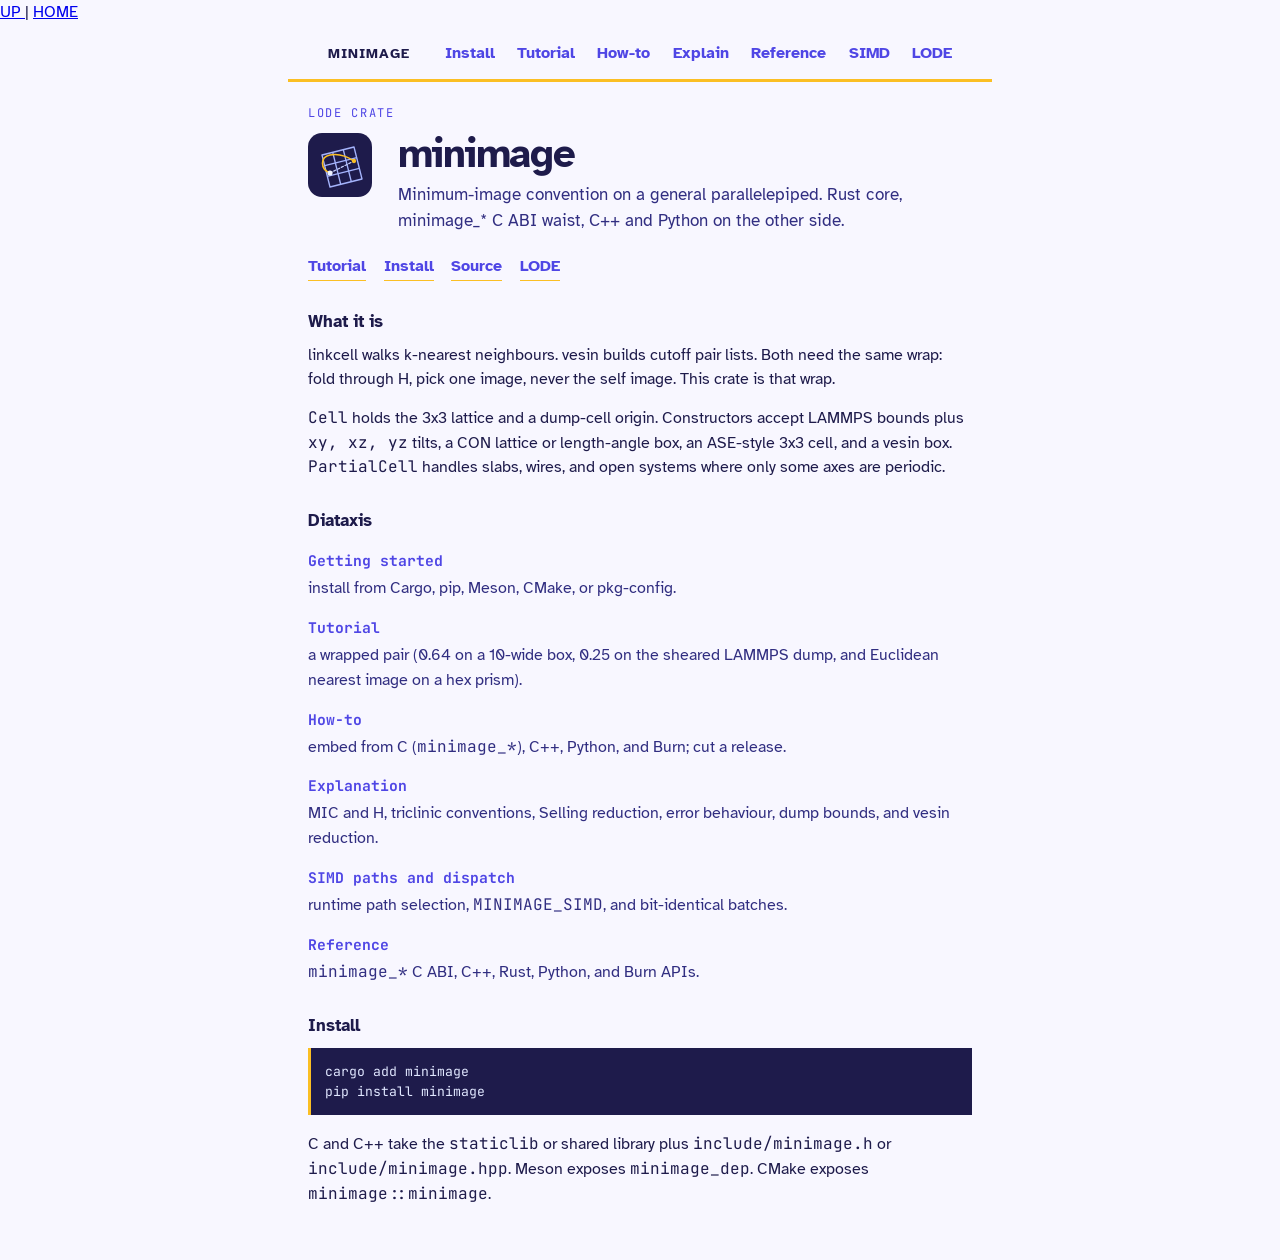
<file: website/index.html>
<!DOCTYPE html>
<html lang="en">
<head>
<meta charset="utf-8" />
<meta name="viewport" content="width=device-width, initial-scale=1" />
<title>minimage</title>
<meta name="description" content="Minimum-image convention for a periodic parallelepiped." />
<meta name="generator" content="Org Mode" />
<meta name="viewport" content="width=device-width, initial-scale=1" />
<link rel="icon" href="assets/minimage-icon.svg" type="image/svg+xml" />
<link rel="stylesheet" href="css/site.css" />
<link rel="preconnect" href="https://fonts.googleapis.com" />
<link href="https://fonts.googleapis.com/css2?family=Atkinson+Hyperlegible:wght@400;700&family=JetBrains+Mono:wght@500;700&display=swap" rel="stylesheet" />
</head>
<body>
<div id="org-div-home-and-up">
 <a accesskey="h" href="index.html"> UP </a>
 |
 <a accesskey="H" href="index.html"> HOME </a>
</div><div id="content" class="content">
<a class="skip" href="#main">Skip to content</a>
<nav class="top" aria-label="minimage">
  <a class="brand" href="index.html">minimage</a>
  <a href="getting-started.html">Install</a>
  <a href="tutorial.html">Tutorial</a>
  <a href="howto.html">How-to</a>
  <a href="explanation.html">Explain</a>
  <a href="reference.html">Reference</a>
  <a href="simd.html">SIMD</a>
  <a href="https://lode-org.github.io/">LODE</a>
</nav>
<div class="rule" aria-hidden="true"></div>
<p class="kicker">LODE crate</p>
<div class="mast">
  <img class="logo" src="assets/minimage-icon.svg" width="64" height="64" alt="" />
  <div>
    <h1 class="wordmark">minimage</h1>
    <p class="lede">Minimum-image convention on a general parallelepiped. Rust core, minimage_* C ABI waist, C++ and Python on the other side.</p>
  </div>
</div>
<p class="cta">
  <a href="tutorial.html">Tutorial</a>
  <a href="getting-started.html">Install</a>
  <a href="https://github.com/lode-org/minimage">Source</a>
  <a href="https://lode-org.github.io/">LODE</a>
</p>

<section id="outline-container-main" class="outline-2">
<h2 id="main">What it is</h2>
<div class="outline-text-2" id="text-main">
<p>
linkcell walks k-nearest neighbours. vesin builds cutoff pair lists.
Both need the same wrap: fold through H, pick one image, never the
self image. This crate is that wrap.
</p>

<p>
<code>Cell</code> holds the 3x3 lattice and a dump-cell origin. Constructors
accept LAMMPS bounds plus <code>xy, xz, yz</code> tilts, a CON lattice or
length-angle box, an ASE-style 3x3 cell, and a vesin box. <code>PartialCell</code>
handles slabs, wires, and open systems where only some axes are periodic.
</p>
</div>
</section>

<section id="outline-container-org0f0835d" class="outline-2">
<h2 id="org0f0835d">Diataxis</h2>
<div class="outline-text-2" id="text-org0f0835d">
<dl class="org-dl">
<dt><a href="getting-started.html">Getting started</a></dt><dd>install from Cargo, pip, Meson, CMake, or pkg-config.</dd>
<dt><a href="tutorial.html">Tutorial</a></dt><dd>a wrapped pair (0.64 on a 10-wide box, 0.25 on the
sheared LAMMPS dump, and Euclidean nearest image on a hex prism).</dd>
<dt><a href="howto.html">How-to</a></dt><dd>embed from C (<code>minimage_*</code>), C++, Python, and Burn; cut a release.</dd>
<dt><a href="explanation.html">Explanation</a></dt><dd>MIC and H, triclinic conventions, Selling reduction, error behaviour, dump bounds, and vesin reduction.</dd>
<dt><a href="simd.html">SIMD paths and dispatch</a></dt><dd>runtime path selection,
<code>MINIMAGE_SIMD</code>, and bit-identical batches.</dd>
<dt><a href="reference.html">Reference</a></dt><dd><code>minimage_*</code> C ABI, C++, Rust, Python, and Burn APIs.</dd>
</dl>
</div>
</section>

<section id="outline-container-orgfd6c3eb" class="outline-2">
<h2 id="orgfd6c3eb">Install</h2>
<div class="outline-text-2" id="text-orgfd6c3eb">
<div class="org-src-container">
<pre class="src src-text">cargo add minimage
pip install minimage
</pre>
</div>

<p>
C and C++ take the <code>staticlib</code> or shared library plus
<code>include/minimage.h</code> or <code>include/minimage.hpp</code>. Meson exposes
<code>minimage_dep</code>. CMake exposes <code>minimage::minimage</code>.
</p>
</div>
</section>
</div>
</body>
</html>
</file>
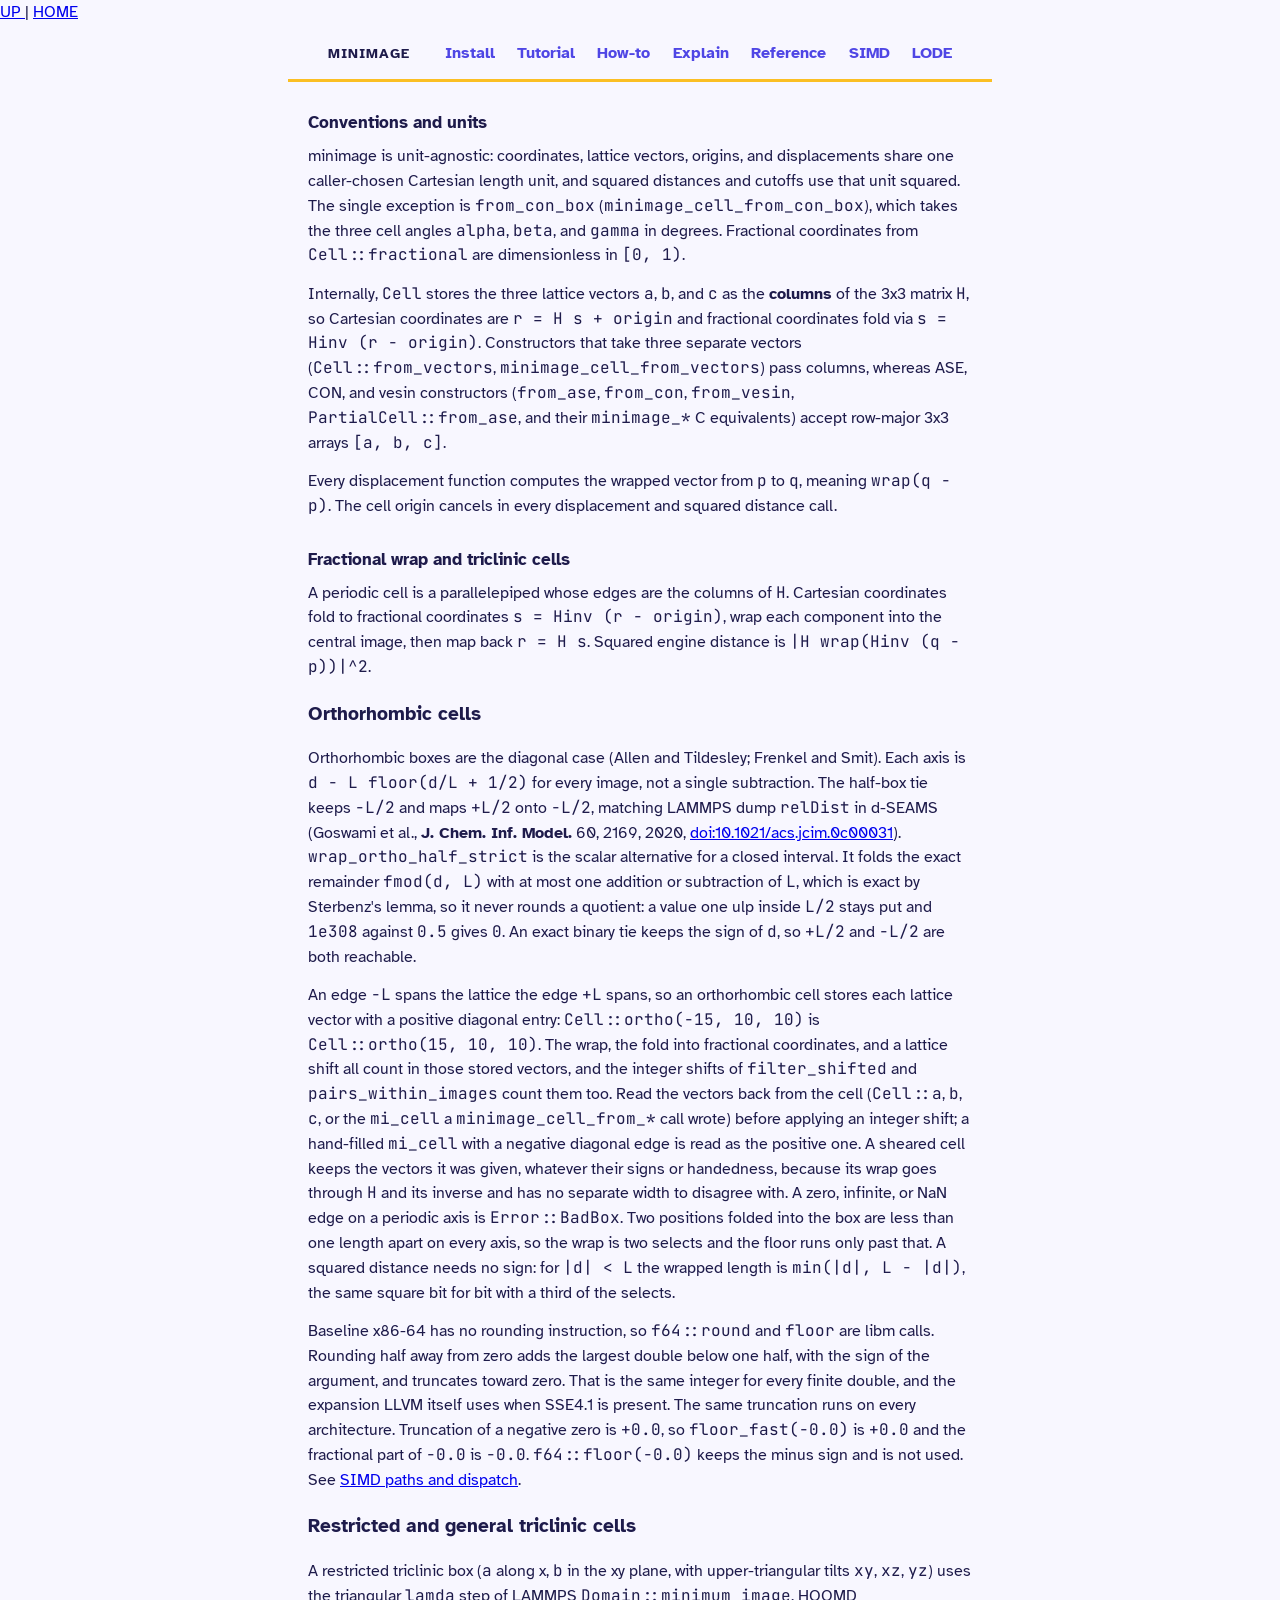
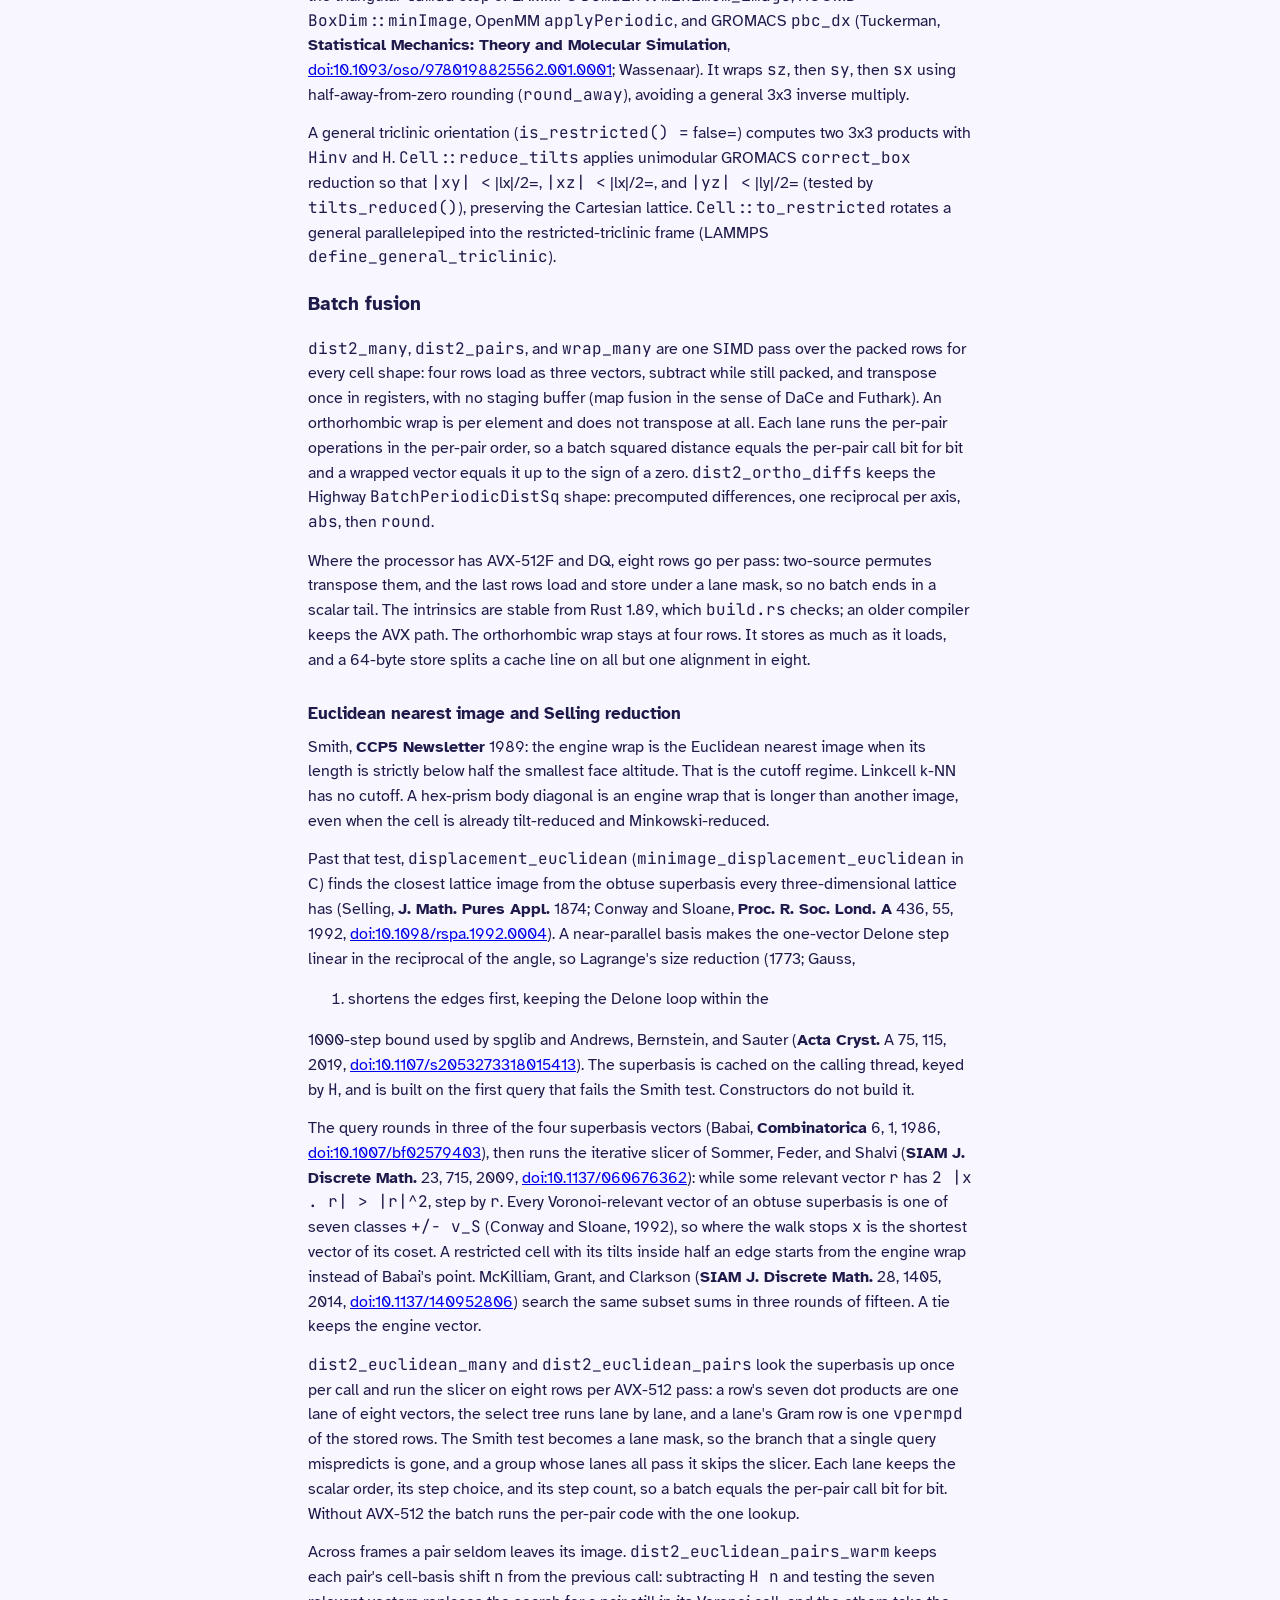
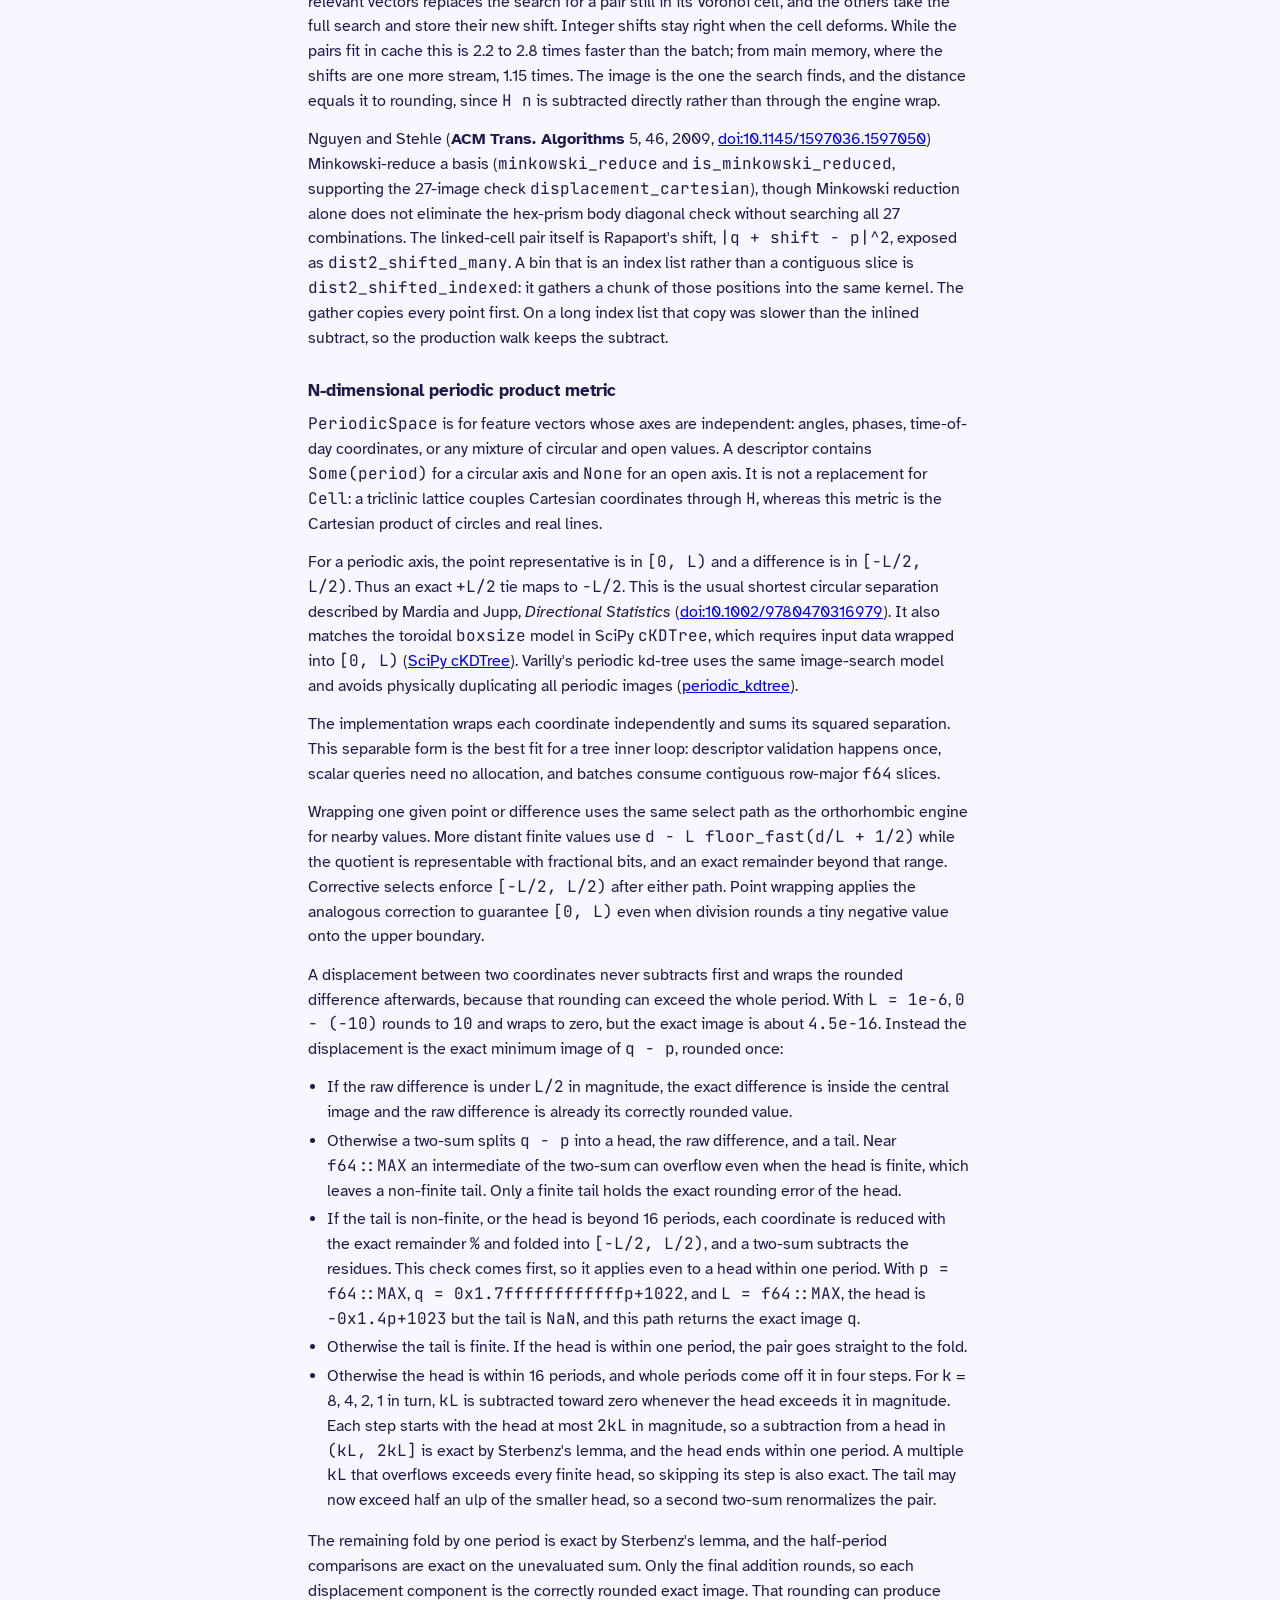
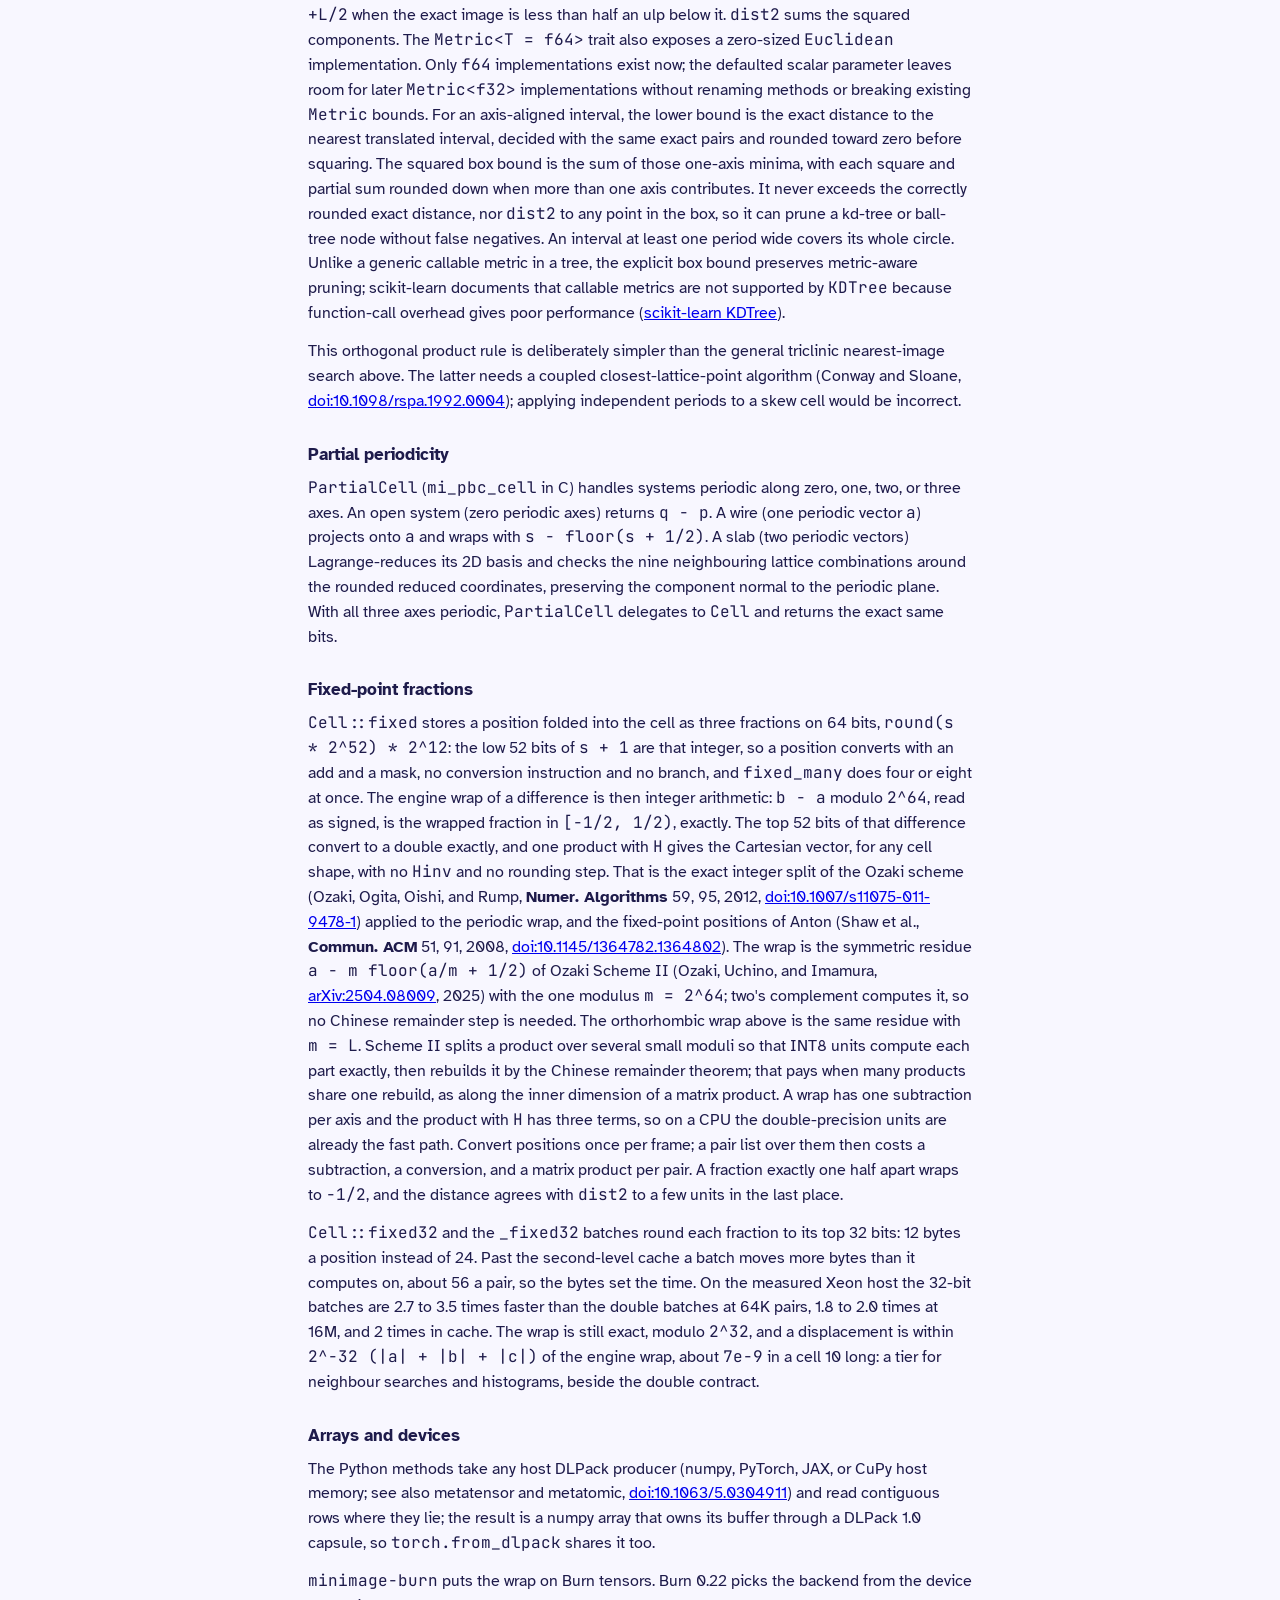
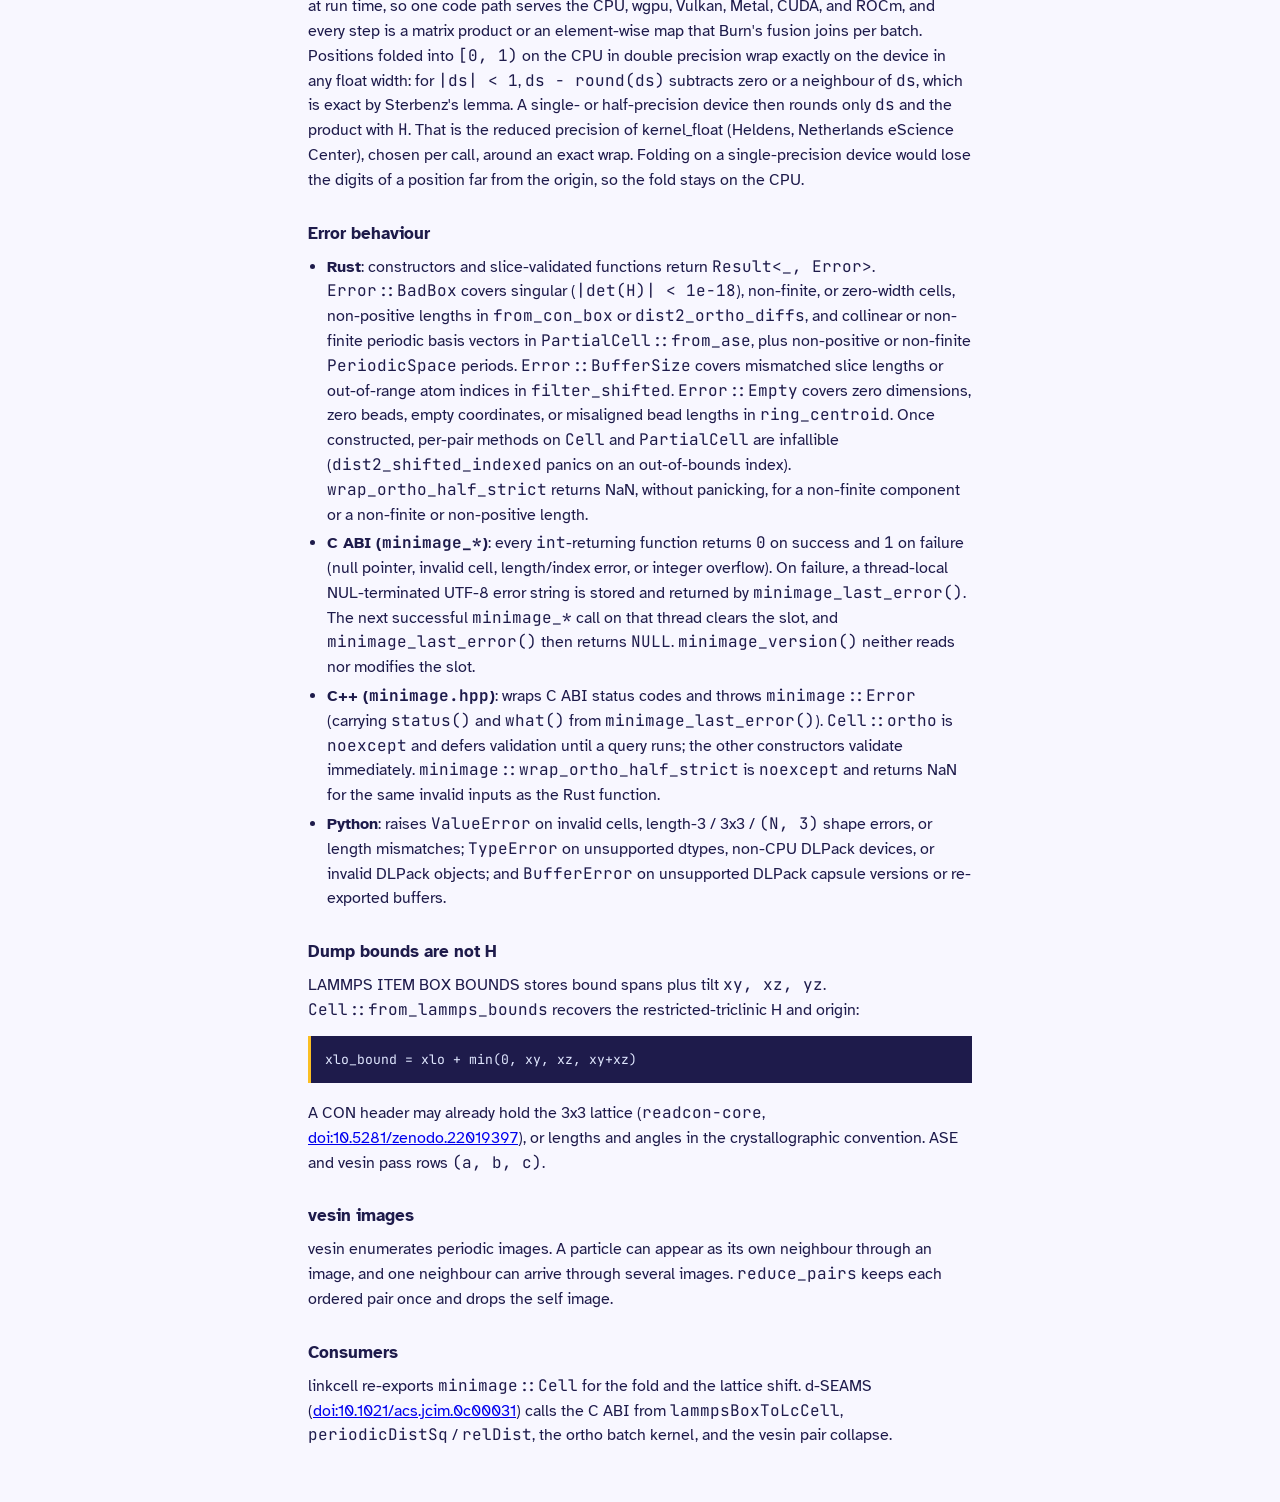
<file: website/explanation.html>
<!DOCTYPE html>
<html lang="en">
<head>
<meta charset="utf-8" />
<meta name="viewport" content="width=device-width, initial-scale=1" />
<title>Minimum image and H</title>
<meta name="description" content="Fractional wrap, triclinic cells, conventions, error behaviour, and nearest-image search." />
<meta name="generator" content="Org Mode" />
<meta name="viewport" content="width=device-width, initial-scale=1" />
<link rel="icon" href="assets/minimage-icon.svg" type="image/svg+xml" />
<link rel="stylesheet" href="css/site.css" />
<link rel="preconnect" href="https://fonts.googleapis.com" />
<link href="https://fonts.googleapis.com/css2?family=Atkinson+Hyperlegible:wght@400;700&family=JetBrains+Mono:wght@500;700&display=swap" rel="stylesheet" />
</head>
<body>
<div id="org-div-home-and-up">
 <a accesskey="h" href="index.html"> UP </a>
 |
 <a accesskey="H" href="index.html"> HOME </a>
</div><div id="content" class="content">
<nav class="top" aria-label="minimage">
  <a class="brand" href="index.html">minimage</a>
  <a href="getting-started.html">Install</a>
  <a href="tutorial.html">Tutorial</a>
  <a href="howto.html">How-to</a>
  <a href="explanation.html">Explain</a>
  <a href="reference.html">Reference</a>
  <a href="simd.html">SIMD</a>
  <a href="https://lode-org.github.io/">LODE</a>
</nav>
<div class="rule" aria-hidden="true"></div>

<section id="outline-container-org0cb8e29" class="outline-2">
<h2 id="org0cb8e29">Conventions and units</h2>
<div class="outline-text-2" id="text-org0cb8e29">
<p>
minimage is unit-agnostic: coordinates, lattice vectors, origins, and
displacements share one caller-chosen Cartesian length unit, and
squared distances and cutoffs use that unit squared. The single
exception is <code>from_con_box</code> (<code>minimage_cell_from_con_box</code>), which takes
the three cell angles <code>alpha</code>, <code>beta</code>, and <code>gamma</code> in degrees.
Fractional coordinates from <code>Cell::fractional</code> are dimensionless in
<code>[0, 1)</code>.
</p>

<p>
Internally, <code>Cell</code> stores the three lattice vectors <code>a</code>, <code>b</code>, and <code>c</code>
as the <strong>columns</strong> of the 3x3 matrix <code>H</code>, so Cartesian coordinates are
<code>r = H s + origin</code> and fractional coordinates fold via
<code>s = Hinv (r - origin)</code>. Constructors that take three separate vectors
(<code>Cell::from_vectors</code>, <code>minimage_cell_from_vectors</code>) pass columns,
whereas ASE, CON, and vesin constructors (<code>from_ase</code>, <code>from_con</code>,
<code>from_vesin</code>, <code>PartialCell::from_ase</code>, and their <code>minimage_*</code> C
equivalents) accept row-major 3x3 arrays <code>[a, b, c]</code>.
</p>

<p>
Every displacement function computes the wrapped vector from <code>p</code> to
<code>q</code>, meaning <code>wrap(q - p)</code>. The cell origin cancels in every
displacement and squared distance call.
</p>
</div>
</section>

<section id="outline-container-org5a2051e" class="outline-2">
<h2 id="org5a2051e">Fractional wrap and triclinic cells</h2>
<div class="outline-text-2" id="text-org5a2051e">
<p>
A periodic cell is a parallelepiped whose edges are the columns of <code>H</code>.
Cartesian coordinates fold to fractional coordinates
<code>s = Hinv (r - origin)</code>, wrap each component into the central image,
then map back <code>r = H s</code>. Squared engine distance is
<code>|H wrap(Hinv (q - p))|^2</code>.
</p>
</div>

<div id="outline-container-orgb90feff" class="outline-3">
<h3 id="orgb90feff">Orthorhombic cells</h3>
<div class="outline-text-3" id="text-orgb90feff">
<p>
Orthorhombic boxes are the diagonal case (Allen and Tildesley; Frenkel
and Smit). Each axis is <code>d - L floor(d/L + 1/2)</code> for every image, not
a single subtraction. The half-box tie keeps <code>-L/2</code> and maps <code>+L/2</code>
onto <code>-L/2</code>, matching LAMMPS dump <code>relDist</code> in d-SEAMS (Goswami et al.,
<strong>J. Chem. Inf. Model.</strong> 60, 2169, 2020,
<a href="https://doi.org/10.1021/acs.jcim.0c00031">doi:10.1021/acs.jcim.0c00031</a>).
<code>wrap_ortho_half_strict</code> is the scalar alternative for a closed
interval. It folds the exact remainder <code>fmod(d, L)</code> with at most one
addition or subtraction of <code>L</code>, which is exact by Sterbenz's lemma, so
it never rounds a quotient: a value one ulp inside <code>L/2</code> stays put and
<code>1e308</code> against <code>0.5</code> gives <code>0</code>. An exact binary tie keeps the sign of
<code>d</code>, so <code>+L/2</code> and <code>-L/2</code> are both reachable.
</p>

<p>
An edge <code>-L</code> spans the lattice the edge <code>+L</code> spans, so an orthorhombic
cell stores each lattice vector with a positive diagonal entry:
<code>Cell::ortho(-15, 10, 10)</code> is <code>Cell::ortho(15, 10, 10)</code>. The wrap, the
fold into fractional coordinates, and a lattice shift all count in
those stored vectors, and the integer shifts of <code>filter_shifted</code> and
<code>pairs_within_images</code> count them too. Read the vectors back from the
cell (<code>Cell::a</code>, <code>b</code>, <code>c</code>, or the <code>mi_cell</code> a <code>minimage_cell_from_*</code>
call wrote) before applying an integer shift; a hand-filled <code>mi_cell</code>
with a negative diagonal edge is read as the positive one. A sheared
cell keeps the vectors it was given, whatever their signs or
handedness, because its wrap goes through <code>H</code> and its inverse and has
no separate width to disagree with. A zero, infinite, or NaN edge on a
periodic axis is <code>Error::BadBox</code>.
Two positions folded into the box are less than one length apart on
every axis, so the wrap is two selects and the floor runs only past
that. A squared distance needs no sign: for <code>|d| &lt; L</code> the wrapped
length is <code>min(|d|, L - |d|)</code>, the same square bit for bit with a third
of the selects.
</p>

<p>
Baseline x86-64 has no rounding instruction, so <code>f64::round</code> and
<code>floor</code> are libm calls. Rounding half away from zero adds the largest
double below one half, with the sign of the argument, and truncates
toward zero. That is the same integer for every finite double, and the
expansion LLVM itself uses when SSE4.1 is present. The same truncation
runs on every architecture. Truncation of a negative zero is <code>+0.0</code>,
so <code>floor_fast(-0.0)</code> is <code>+0.0</code> and the fractional part of <code>-0.0</code> is
<code>-0.0</code>. <code>f64::floor(-0.0)</code> keeps the minus sign and is not used.
See <a href="simd.html">SIMD paths and dispatch</a>.
</p>
</div>
</div>

<div id="outline-container-org4b5d651" class="outline-3">
<h3 id="org4b5d651">Restricted and general triclinic cells</h3>
<div class="outline-text-3" id="text-org4b5d651">
<p>
A restricted triclinic box (<code>a</code> along x, <code>b</code> in the xy plane, with
upper-triangular tilts <code>xy</code>, <code>xz</code>, <code>yz</code>) uses the triangular <code>lamda</code>
step of LAMMPS <code>Domain::minimum_image</code>, HOOMD <code>BoxDim::minImage</code>,
OpenMM <code>applyPeriodic</code>, and GROMACS <code>pbc_dx</code> (Tuckerman, <strong>Statistical
Mechanics: Theory and Molecular Simulation</strong>,
<a href="https://doi.org/10.1093/oso/9780198825562.001.0001">doi:10.1093/oso/9780198825562.001.0001</a>; Wassenaar). It wraps <code>sz</code>,
then <code>sy</code>, then <code>sx</code> using half-away-from-zero rounding (<code>round_away</code>),
avoiding a general 3x3 inverse multiply.
</p>

<p>
A general triclinic orientation (<code>is_restricted() =</code> false=) computes
two 3x3 products with <code>Hinv</code> and <code>H</code>. <code>Cell::reduce_tilts</code> applies
unimodular GROMACS <code>correct_box</code> reduction so that <code>|xy| &lt;</code> |lx|/2=,
<code>|xz| &lt;</code> |lx|/2=, and <code>|yz| &lt;</code> |ly|/2= (tested by <code>tilts_reduced()</code>),
preserving the Cartesian lattice. <code>Cell::to_restricted</code> rotates a
general parallelepiped into the restricted-triclinic frame (LAMMPS
<code>define_general_triclinic</code>).
</p>
</div>
</div>

<div id="outline-container-org57960d0" class="outline-3">
<h3 id="org57960d0">Batch fusion</h3>
<div class="outline-text-3" id="text-org57960d0">
<p>
<code>dist2_many</code>, <code>dist2_pairs</code>, and <code>wrap_many</code> are one SIMD pass over
the packed rows for every cell shape: four rows load as three vectors,
subtract while still packed, and transpose once in registers, with no
staging buffer (map fusion in the sense of DaCe and Futhark). An
orthorhombic wrap is per element and does not transpose at all. Each
lane runs the per-pair operations in the per-pair order, so a batch
squared distance equals the per-pair call bit for bit and a wrapped
vector equals it up to the sign of a zero. <code>dist2_ortho_diffs</code> keeps
the Highway <code>BatchPeriodicDistSq</code> shape: precomputed differences, one
reciprocal per axis, <code>abs</code>, then <code>round</code>.
</p>

<p>
Where the processor has AVX-512F and DQ, eight rows go per pass:
two-source permutes transpose them, and the last rows load and store
under a lane mask, so no batch ends in a scalar tail. The intrinsics
are stable from Rust 1.89, which <code>build.rs</code> checks; an older compiler
keeps the AVX path. The orthorhombic wrap stays at four rows. It
stores as much as it loads, and a 64-byte store splits a cache line
on all but one alignment in eight.
</p>
</div>
</div>
</section>

<section id="outline-container-orgd3f0b18" class="outline-2">
<h2 id="orgd3f0b18">Euclidean nearest image and Selling reduction</h2>
<div class="outline-text-2" id="text-orgd3f0b18">
<p>
Smith, <strong>CCP5 Newsletter</strong> 1989: the engine wrap is the Euclidean
nearest image when its length is strictly below half the smallest
face altitude. That is the cutoff regime. Linkcell k-NN has no
cutoff. A hex-prism body diagonal is an engine wrap that is longer
than another image, even when the cell is already tilt-reduced and
Minkowski-reduced.
</p>

<p>
Past that test, <code>displacement_euclidean</code> (<code>minimage_displacement_euclidean</code>
in C) finds the closest lattice image from the obtuse superbasis every
three-dimensional lattice has (Selling, <strong>J. Math. Pures Appl.</strong> 1874;
Conway and Sloane, <strong>Proc. R. Soc. Lond. A</strong> 436, 55, 1992,
<a href="https://doi.org/10.1098/rspa.1992.0004">doi:10.1098/rspa.1992.0004</a>).
A near-parallel basis makes the one-vector Delone step linear in the
reciprocal of the angle, so Lagrange's size reduction (1773; Gauss,
</p>
<ol class="org-ol">
<li>shortens the edges first, keeping the Delone loop within the</li>
</ol>
<p>
1000-step bound used by spglib and Andrews, Bernstein, and Sauter
(<strong>Acta Cryst.</strong> A 75, 115, 2019,
<a href="https://doi.org/10.1107/s2053273318015413">doi:10.1107/s2053273318015413</a>).
The superbasis is cached on the calling thread, keyed by <code>H</code>, and is
built on the first query that fails the Smith test. Constructors do
not build it.
</p>

<p>
The query rounds in three of the four superbasis vectors (Babai,
<strong>Combinatorica</strong> 6, 1, 1986,
<a href="https://doi.org/10.1007/bf02579403">doi:10.1007/bf02579403</a>), then
runs the iterative slicer of Sommer, Feder, and Shalvi (<strong>SIAM J.
Discrete Math.</strong> 23, 715, 2009,
<a href="https://doi.org/10.1137/060676362">doi:10.1137/060676362</a>): while
some relevant vector <code>r</code> has <code>2 |x . r| &gt; |r|^2</code>, step by <code>r</code>. Every
Voronoi-relevant vector of an obtuse superbasis is one of seven
classes <code>+/- v_S</code> (Conway and Sloane, 1992), so where the walk stops
<code>x</code> is the shortest vector of its coset. A restricted cell with its
tilts inside half an edge starts from the engine wrap instead of
Babai's point. McKilliam, Grant, and Clarkson (<strong>SIAM J. Discrete Math.</strong>
28, 1405, 2014,
<a href="https://doi.org/10.1137/140952806">doi:10.1137/140952806</a>) search
the same subset sums in three rounds of fifteen. A tie keeps the
engine vector.
</p>

<p>
<code>dist2_euclidean_many</code> and <code>dist2_euclidean_pairs</code> look the superbasis
up once per call and run the slicer on eight rows per AVX-512 pass: a
row's seven dot products are one lane of eight vectors, the select
tree runs lane by lane, and a lane's Gram row is one <code>vpermpd</code> of the
stored rows. The Smith test becomes a lane mask, so the branch that a
single query mispredicts is gone, and a group whose lanes all pass it
skips the slicer. Each lane keeps the scalar order, its step choice,
and its step count, so a batch equals the per-pair call bit for bit.
Without AVX-512 the batch runs the per-pair code with the one lookup.
</p>

<p>
Across frames a pair seldom leaves its image.
<code>dist2_euclidean_pairs_warm</code> keeps each pair's cell-basis shift <code>n</code>
from the previous call: subtracting <code>H n</code> and testing the seven
relevant vectors replaces the search for a pair still in its Voronoi
cell, and the others take the full search and store their new shift.
Integer shifts stay right when the cell deforms. While the pairs fit
in cache this is 2.2 to 2.8 times faster than the batch; from main
memory, where the shifts are one more stream, 1.15 times. The image is
the one the search finds, and the distance equals it to rounding,
since <code>H n</code> is subtracted directly rather than through the engine
wrap.
</p>

<p>
Nguyen and Stehle (<strong>ACM Trans. Algorithms</strong> 5, 46, 2009,
<a href="https://doi.org/10.1145/1597036.1597050">doi:10.1145/1597036.1597050</a>)
Minkowski-reduce a basis (<code>minkowski_reduce</code> and <code>is_minkowski_reduced</code>,
supporting the 27-image check <code>displacement_cartesian</code>), though
Minkowski reduction alone does not eliminate the hex-prism body
diagonal check without searching all 27 combinations. The linked-cell
pair itself is Rapaport's shift, <code>|q + shift - p|^2</code>, exposed as
<code>dist2_shifted_many</code>. A bin that is an index list rather than a
contiguous slice is <code>dist2_shifted_indexed</code>: it gathers a chunk of
those positions into the same kernel. The gather copies every point
first. On a long index list that copy was slower than the inlined
subtract, so the production walk keeps the subtract.
</p>
</div>
</section>

<section id="outline-container-org6ebf6a6" class="outline-2">
<h2 id="org6ebf6a6">N-dimensional periodic product metric</h2>
<div class="outline-text-2" id="text-org6ebf6a6">
<p>
<code>PeriodicSpace</code> is for feature vectors whose axes are independent:
angles, phases, time-of-day coordinates, or any mixture of circular and
open values. A descriptor contains <code>Some(period)</code> for a circular axis
and <code>None</code> for an open axis. It is not a replacement for <code>Cell</code>: a
triclinic lattice couples Cartesian coordinates through <code>H</code>, whereas
this metric is the Cartesian product of circles and real lines.
</p>

<p>
For a periodic axis, the point representative is in <code>[0, L)</code> and a
difference is in <code>[-L/2, L/2)</code>. Thus an exact <code>+L/2</code> tie maps to
<code>-L/2</code>. This is the usual shortest circular separation described by
Mardia and Jupp, <em>Directional Statistics</em>
(<a href="https://doi.org/10.1002/9780470316979">doi:10.1002/9780470316979</a>). It also matches the toroidal
<code>boxsize</code> model in SciPy <code>cKDTree</code>, which requires input data wrapped
into <code>[0, L)</code>
(<a href="https://docs.scipy.org/doc/scipy/reference/generated/scipy.spatial.cKDTree.html">SciPy cKDTree</a>).
Varilly's periodic kd-tree uses the same image-search model and avoids
physically duplicating all periodic images
(<a href="https://github.com/patvarilly/periodic_kdtree">periodic_kdtree</a>).
</p>

<p>
The implementation wraps each coordinate independently and sums its
squared separation. This separable form is the best fit for a tree
inner loop: descriptor validation happens once, scalar queries need no
allocation, and batches consume contiguous row-major <code>f64</code> slices.
</p>

<p>
Wrapping one given point or difference uses the same select path as the
orthorhombic engine for nearby values. More distant finite values use
<code>d - L floor_fast(d/L + 1/2)</code> while the quotient is representable with
fractional bits, and an exact remainder beyond that range. Corrective
selects enforce <code>[-L/2, L/2)</code> after either path. Point wrapping applies
the analogous correction to guarantee <code>[0, L)</code> even when division
rounds a tiny negative value onto the upper boundary.
</p>

<p>
A displacement between two coordinates never subtracts first and wraps
the rounded difference afterwards, because that rounding can exceed the
whole period. With <code>L = 1e-6</code>, <code>0 - (-10)</code> rounds to <code>10</code> and wraps to
zero, but the exact image is about <code>4.5e-16</code>. Instead the
displacement is the exact minimum image of <code>q - p</code>, rounded once:
</p>

<ul class="org-ul">
<li>If the raw difference is under <code>L/2</code> in magnitude, the exact
difference is inside the central image and the raw difference is
already its correctly rounded value.</li>
<li>Otherwise a two-sum splits <code>q - p</code> into a head, the raw difference,
and a tail. Near <code>f64::MAX</code> an intermediate of the two-sum can
overflow even when the head is finite, which leaves a non-finite
tail. Only a finite tail holds the exact rounding error of the head.</li>
<li>If the tail is non-finite, or the head is beyond 16 periods, each
coordinate is reduced with the exact remainder <code>%</code> and folded into
<code>[-L/2, L/2)</code>, and a two-sum subtracts the residues. This check comes
first, so it applies even to a head within one period. With
<code>p = f64::MAX</code>, <code>q = 0x1.7ffffffffffffp+1022</code>, and <code>L = f64::MAX</code>,
the head is <code>-0x1.4p+1023</code> but the tail is <code>NaN</code>, and this path
returns the exact image <code>q</code>.</li>
<li>Otherwise the tail is finite. If the head is within one period, the
pair goes straight to the fold.</li>
<li>Otherwise the head is within 16 periods, and whole periods come off
it in four steps. For <code>k</code> = 8, 4, 2, 1 in turn, <code>kL</code> is subtracted
toward zero whenever the head exceeds it in magnitude. Each step
starts with the head at most <code>2kL</code> in magnitude, so a subtraction
from a head in <code>(kL, 2kL]</code> is exact by Sterbenz's lemma, and the head
ends within one period. A multiple <code>kL</code> that overflows exceeds every
finite head, so skipping its step is also exact. The tail may now
exceed half an ulp of the smaller head, so a second two-sum
renormalizes the pair.</li>
</ul>

<p>
The remaining fold by one period is exact by Sterbenz's lemma, and the
half-period comparisons are exact on the unevaluated sum. Only the final
addition rounds, so each displacement component is the correctly rounded
exact image. That rounding can produce <code>+L/2</code> when the exact image is
less than half an ulp below it. <code>dist2</code> sums the squared components.
The <code>Metric&lt;T = f64&gt;</code> trait also exposes a zero-sized <code>Euclidean</code>
implementation. Only <code>f64</code> implementations exist now; the defaulted
scalar parameter leaves room for later <code>Metric&lt;f32&gt;</code> implementations
without renaming methods or breaking existing <code>Metric</code> bounds. For
an axis-aligned interval, the lower bound is the exact distance to the
nearest translated interval, decided with the same exact pairs and
rounded toward zero before squaring. The squared box bound is the sum of
those one-axis minima, with each square and partial sum rounded down
when more than one axis contributes. It never exceeds the correctly
rounded exact distance, nor <code>dist2</code> to any point in the box, so it can
prune a kd-tree or ball-tree node without false negatives. An interval at least one period wide covers its whole
circle. Unlike a generic callable metric in a tree, the explicit box
bound preserves metric-aware pruning; scikit-learn documents that
callable metrics are not supported by <code>KDTree</code> because function-call
overhead gives poor performance
(<a href="https://scikit-learn.org/stable/modules/generated/sklearn.neighbors.KDTree.html">scikit-learn KDTree</a>).
</p>

<p>
This orthogonal product rule is deliberately simpler than the general
triclinic nearest-image search above. The latter needs a coupled
closest-lattice-point algorithm (Conway and Sloane,
<a href="https://doi.org/10.1098/rspa.1992.0004">doi:10.1098/rspa.1992.0004</a>); applying independent periods
to a skew cell would be incorrect.
</p>
</div>
</section>

<section id="outline-container-orgedd21d3" class="outline-2">
<h2 id="orgedd21d3">Partial periodicity</h2>
<div class="outline-text-2" id="text-orgedd21d3">
<p>
<code>PartialCell</code> (<code>mi_pbc_cell</code> in C) handles systems periodic along zero,
one, two, or three axes. An open system (zero periodic axes) returns
<code>q - p</code>. A wire (one periodic vector <code>a</code>) projects onto <code>a</code> and wraps
with <code>s - floor(s + 1/2)</code>. A slab (two periodic vectors) Lagrange-reduces
its 2D basis and checks the nine neighbouring lattice combinations
around the rounded reduced coordinates, preserving the component normal
to the periodic plane. With all three axes periodic, <code>PartialCell</code>
delegates to <code>Cell</code> and returns the exact same bits.
</p>
</div>
</section>

<section id="outline-container-orged9e6f3" class="outline-2">
<h2 id="orged9e6f3">Fixed-point fractions</h2>
<div class="outline-text-2" id="text-orged9e6f3">
<p>
<code>Cell::fixed</code> stores a position folded into the cell as three
fractions on 64 bits, <code>round(s * 2^52) * 2^12</code>: the low 52 bits of
<code>s + 1</code> are that integer, so a position converts with an add and a
mask, no conversion instruction and no branch, and <code>fixed_many</code> does
four or eight at once. The engine wrap of a difference is
then integer arithmetic: <code>b - a</code> modulo <code>2^64</code>, read as signed, is the
wrapped fraction in <code>[-1/2, 1/2)</code>, exactly. The top 52 bits of that
difference convert to a double exactly, and one product with <code>H</code> gives
the Cartesian vector, for any cell shape, with no <code>Hinv</code> and no
rounding step. That is the exact integer split of the Ozaki scheme
(Ozaki, Ogita, Oishi, and Rump, <strong>Numer. Algorithms</strong> 59, 95, 2012,
<a href="https://doi.org/10.1007/s11075-011-9478-1">doi:10.1007/s11075-011-9478-1</a>)
applied to the periodic wrap, and the fixed-point positions of Anton
(Shaw et al., <strong>Commun. ACM</strong> 51, 91, 2008,
<a href="https://doi.org/10.1145/1364782.1364802">doi:10.1145/1364782.1364802</a>).
The wrap is the symmetric residue <code>a - m floor(a/m + 1/2)</code> of Ozaki
Scheme II (Ozaki, Uchino, and Imamura,
<a href="https://arxiv.org/abs/2504.08009">arXiv:2504.08009</a>, 2025) with
the one modulus <code>m = 2^64</code>; two's complement computes it, so no Chinese
remainder step is needed. The orthorhombic wrap above is the same
residue with <code>m = L</code>. Scheme II splits a product over several small
moduli so that INT8 units compute each part exactly, then rebuilds it
by the Chinese remainder theorem; that pays when many products share
one rebuild, as along the inner dimension of a matrix product. A wrap
has one subtraction per axis and the product with <code>H</code> has three terms,
so on a CPU the double-precision units are already the fast path.
Convert positions once per frame; a pair list over them then costs a
subtraction, a conversion, and a matrix product per pair. A fraction
exactly one half apart wraps to <code>-1/2</code>, and the distance agrees with
<code>dist2</code> to a few units in the last place.
</p>

<p>
<code>Cell::fixed32</code> and the <code>_fixed32</code> batches round each fraction to its
top 32 bits: 12 bytes a position instead of 24. Past the second-level
cache a batch moves more bytes than it computes on, about 56 a pair,
so the bytes set the time. On the measured Xeon host the 32-bit batches
are 2.7 to 3.5 times faster than the double batches at 64K pairs, 1.8
to 2.0 times at 16M, and 2 times in cache. The wrap is still exact,
modulo <code>2^32</code>, and a displacement is within <code>2^-32 (|a| + |b| + |c|)</code>
of the engine wrap, about <code>7e-9</code> in a cell 10 long: a tier for
neighbour searches and histograms, beside the double contract.
</p>
</div>
</section>

<section id="outline-container-orga3d2741" class="outline-2">
<h2 id="orga3d2741">Arrays and devices</h2>
<div class="outline-text-2" id="text-orga3d2741">
<p>
The Python methods take any host DLPack producer (numpy, PyTorch, JAX,
or CuPy host memory; see also metatensor and metatomic,
<a href="https://doi.org/10.1063/5.0304911">doi:10.1063/5.0304911</a>) and read
contiguous rows where they lie; the result is a numpy array that owns
its buffer through a DLPack 1.0 capsule, so <code>torch.from_dlpack</code> shares
it too.
</p>

<p>
<code>minimage-burn</code> puts the wrap on Burn tensors. Burn 0.22 picks the
backend from the device at run time, so one code path serves the CPU,
wgpu, Vulkan, Metal, CUDA, and ROCm, and every step is a matrix
product or an element-wise map that Burn's fusion joins per batch.
Positions folded into <code>[0, 1)</code> on the CPU in double precision wrap
exactly on the device in any float width: for <code>|ds| &lt; 1</code>, <code>ds -
round(ds)</code> subtracts zero or a neighbour of <code>ds</code>, which is exact by
Sterbenz's lemma. A single- or half-precision device then rounds only
<code>ds</code> and the product with <code>H</code>. That is the reduced precision of
kernel_float (Heldens, Netherlands eScience Center), chosen per call,
around an exact wrap. Folding on a single-precision device would lose
the digits of a position far from the origin, so the fold stays on
the CPU.
</p>
</div>
</section>

<section id="outline-container-org498a6fa" class="outline-2">
<h2 id="org498a6fa">Error behaviour</h2>
<div class="outline-text-2" id="text-org498a6fa">
<ul class="org-ul">
<li><strong><strong>Rust</strong></strong>: constructors and slice-validated functions return
<code>Result&lt;_, Error&gt;</code>. <code>Error::BadBox</code> covers singular (<code>|det(H)| &lt; 1e-18</code>),
non-finite, or zero-width cells, non-positive lengths in
<code>from_con_box</code> or <code>dist2_ortho_diffs</code>, and collinear or non-finite
periodic basis vectors in <code>PartialCell::from_ase</code>, plus non-positive
or non-finite <code>PeriodicSpace</code> periods. <code>Error::BufferSize</code>
covers mismatched slice lengths or out-of-range atom indices in
<code>filter_shifted</code>. <code>Error::Empty</code> covers zero dimensions, zero beads,
empty coordinates, or misaligned bead lengths in <code>ring_centroid</code>.
Once constructed,
per-pair methods on <code>Cell</code> and <code>PartialCell</code> are infallible
(<code>dist2_shifted_indexed</code> panics on an out-of-bounds index).
<code>wrap_ortho_half_strict</code> returns NaN, without panicking, for a
non-finite component or a non-finite or non-positive length.</li>
<li><strong><strong>C ABI (<code>minimage_*</code>)</strong></strong>: every <code>int</code>-returning function returns <code>0</code> on
success and <code>1</code> on failure (null pointer, invalid cell, length/index
error, or integer overflow). On failure, a thread-local NUL-terminated
UTF-8 error string is stored and returned by <code>minimage_last_error()</code>.
The next successful <code>minimage_*</code> call on that thread clears the slot,
and <code>minimage_last_error()</code> then returns <code>NULL</code>. <code>minimage_version()</code>
neither reads nor modifies the slot.</li>
<li><strong><strong>C++ (<code>minimage.hpp</code>)</strong></strong>: wraps C ABI status codes and throws
<code>minimage::Error</code> (carrying <code>status()</code> and <code>what()</code> from
<code>minimage_last_error()</code>). <code>Cell::ortho</code> is <code>noexcept</code> and defers
validation until a query runs; the other constructors validate
immediately. <code>minimage::wrap_ortho_half_strict</code> is <code>noexcept</code> and
returns NaN for the same invalid inputs as the Rust function.</li>
<li><strong><strong>Python</strong></strong>: raises <code>ValueError</code> on invalid cells, length-3 / 3x3 /
<code>(N, 3)</code> shape errors, or length mismatches; <code>TypeError</code> on unsupported
dtypes, non-CPU DLPack devices, or invalid DLPack objects; and
<code>BufferError</code> on unsupported DLPack capsule versions or re-exported
buffers.</li>
</ul>
</div>
</section>

<section id="outline-container-orgab9d626" class="outline-2">
<h2 id="orgab9d626">Dump bounds are not H</h2>
<div class="outline-text-2" id="text-orgab9d626">
<p>
LAMMPS ITEM BOX BOUNDS stores bound spans plus tilt <code>xy, xz, yz</code>.
<code>Cell::from_lammps_bounds</code> recovers the restricted-triclinic H and
origin:
</p>

<div class="org-src-container">
<pre class="src src-text">xlo_bound = xlo + min(0, xy, xz, xy+xz)
</pre>
</div>

<p>
A CON header may already hold the 3x3 lattice (<code>readcon-core</code>,
<a href="https://doi.org/10.5281/zenodo.22019397">doi:10.5281/zenodo.22019397</a>),
or lengths and angles in the crystallographic convention. ASE and vesin
pass rows <code>(a, b, c)</code>.
</p>
</div>
</section>

<section id="outline-container-org9462d9c" class="outline-2">
<h2 id="org9462d9c">vesin images</h2>
<div class="outline-text-2" id="text-org9462d9c">
<p>
vesin enumerates periodic images. A particle can appear as its own
neighbour through an image, and one neighbour can arrive through
several images. <code>reduce_pairs</code> keeps each ordered pair once and drops
the self image.
</p>
</div>
</section>

<section id="outline-container-orgba38ef7" class="outline-2">
<h2 id="orgba38ef7">Consumers</h2>
<div class="outline-text-2" id="text-orgba38ef7">
<p>
linkcell re-exports <code>minimage::Cell</code> for the fold and the lattice
shift. d-SEAMS (<a href="https://doi.org/10.1021/acs.jcim.0c00031">doi:10.1021/acs.jcim.0c00031</a>)
calls the C ABI from <code>lammpsBoxToLcCell</code>, <code>periodicDistSq</code> / <code>relDist</code>,
the ortho batch kernel, and the vesin pair collapse.
</p>
</div>
</section>
</div>
</body>
</html>
</file>
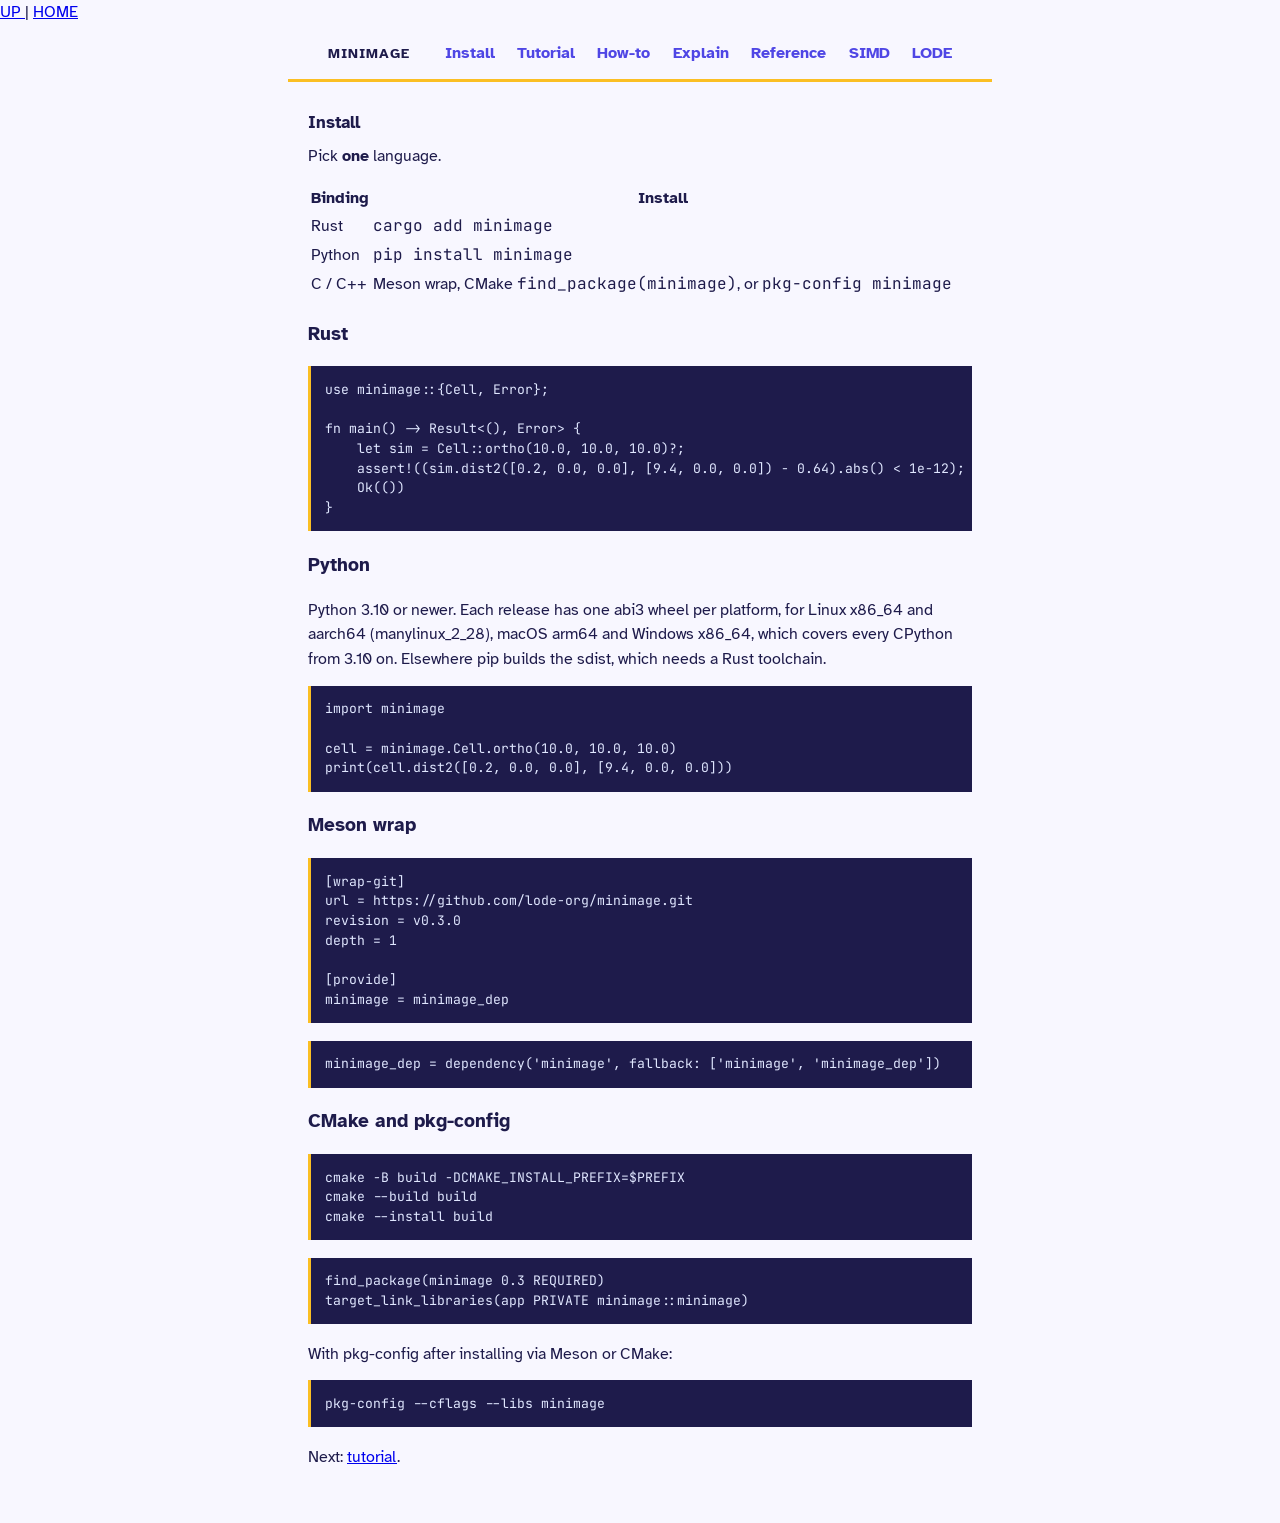
<file: website/getting-started.html>
<!DOCTYPE html>
<html lang="en">
<head>
<meta charset="utf-8" />
<meta name="viewport" content="width=device-width, initial-scale=1" />
<title>Getting started</title>
<meta name="description" content="Install minimage and run the wrapped-pair tutorial." />
<meta name="generator" content="Org Mode" />
<meta name="viewport" content="width=device-width, initial-scale=1" />
<link rel="icon" href="assets/minimage-icon.svg" type="image/svg+xml" />
<link rel="stylesheet" href="css/site.css" />
<link rel="preconnect" href="https://fonts.googleapis.com" />
<link href="https://fonts.googleapis.com/css2?family=Atkinson+Hyperlegible:wght@400;700&family=JetBrains+Mono:wght@500;700&display=swap" rel="stylesheet" />
</head>
<body>
<div id="org-div-home-and-up">
 <a accesskey="h" href="index.html"> UP </a>
 |
 <a accesskey="H" href="index.html"> HOME </a>
</div><div id="content" class="content">
<nav class="top" aria-label="minimage">
  <a class="brand" href="index.html">minimage</a>
  <a href="getting-started.html">Install</a>
  <a href="tutorial.html">Tutorial</a>
  <a href="howto.html">How-to</a>
  <a href="explanation.html">Explain</a>
  <a href="reference.html">Reference</a>
  <a href="simd.html">SIMD</a>
  <a href="https://lode-org.github.io/">LODE</a>
</nav>
<div class="rule" aria-hidden="true"></div>

<section id="outline-container-orgfd6c3eb" class="outline-2">
<h2 id="orgfd6c3eb">Install</h2>
<div class="outline-text-2" id="text-orgfd6c3eb">
<p>
Pick <strong>one</strong> language.
</p>

<table>


<colgroup>
<col  class="org-left">

<col  class="org-left">
</colgroup>
<thead>
<tr>
<th scope="col" class="org-left">Binding</th>
<th scope="col" class="org-left">Install</th>
</tr>
</thead>
<tbody>
<tr>
<td class="org-left">Rust</td>
<td class="org-left"><code>cargo add minimage</code></td>
</tr>

<tr>
<td class="org-left">Python</td>
<td class="org-left"><code>pip install minimage</code></td>
</tr>

<tr>
<td class="org-left">C / C++</td>
<td class="org-left">Meson wrap, CMake <code>find_package(minimage)</code>, or <code>pkg-config minimage</code></td>
</tr>
</tbody>
</table>
</div>

<div id="outline-container-org6669900" class="outline-3">
<h3 id="org6669900">Rust</h3>
<div class="outline-text-3" id="text-org6669900">
<div class="org-src-container">
<pre class="src src-rust">use minimage::{Cell, Error};

fn main() -&gt; Result&lt;(), Error&gt; {
    let sim = Cell::ortho(10.0, 10.0, 10.0)?;
    assert!((sim.dist2([0.2, 0.0, 0.0], [9.4, 0.0, 0.0]) - 0.64).abs() &lt; 1e-12);
    Ok(())
}
</pre>
</div>
</div>
</div>

<div id="outline-container-orga1e907f" class="outline-3">
<h3 id="orga1e907f">Python</h3>
<div class="outline-text-3" id="text-orga1e907f">
<p>
Python 3.10 or newer. Each release has one abi3 wheel per platform,
for Linux x86_64 and aarch64 (manylinux_2_28), macOS arm64 and
Windows x86_64, which covers every CPython from 3.10 on. Elsewhere pip
builds the sdist, which needs a Rust toolchain.
</p>

<div class="org-src-container">
<pre class="src src-python">import minimage

cell = minimage.Cell.ortho(10.0, 10.0, 10.0)
print(cell.dist2([0.2, 0.0, 0.0], [9.4, 0.0, 0.0]))
</pre>
</div>
</div>
</div>

<div id="outline-container-org7fda86c" class="outline-3">
<h3 id="org7fda86c">Meson wrap</h3>
<div class="outline-text-3" id="text-org7fda86c">
<div class="org-src-container">
<pre class="src src-text">[wrap-git]
url = https://github.com/lode-org/minimage.git
revision = v0.3.0
depth = 1

[provide]
minimage = minimage_dep
</pre>
</div>

<div class="org-src-container">
<pre class="src src-meson">minimage_dep = dependency('minimage', fallback: ['minimage', 'minimage_dep'])
</pre>
</div>
</div>
</div>

<div id="outline-container-org9c4b926" class="outline-3">
<h3 id="org9c4b926">CMake and pkg-config</h3>
<div class="outline-text-3" id="text-org9c4b926">
<div class="org-src-container">
<pre class="src src-sh">cmake -B build -DCMAKE_INSTALL_PREFIX=$PREFIX
cmake --build build
cmake --install build
</pre>
</div>

<div class="org-src-container">
<pre class="src src-cmake">find_package(minimage 0.3 REQUIRED)
target_link_libraries(app PRIVATE minimage::minimage)
</pre>
</div>

<p>
With pkg-config after installing via Meson or CMake:
</p>

<div class="org-src-container">
<pre class="src src-sh">pkg-config --cflags --libs minimage
</pre>
</div>

<p>
Next: <a href="tutorial.html">tutorial</a>.
</p>
</div>
</div>
</section>
</div>
</body>
</html>
</file>
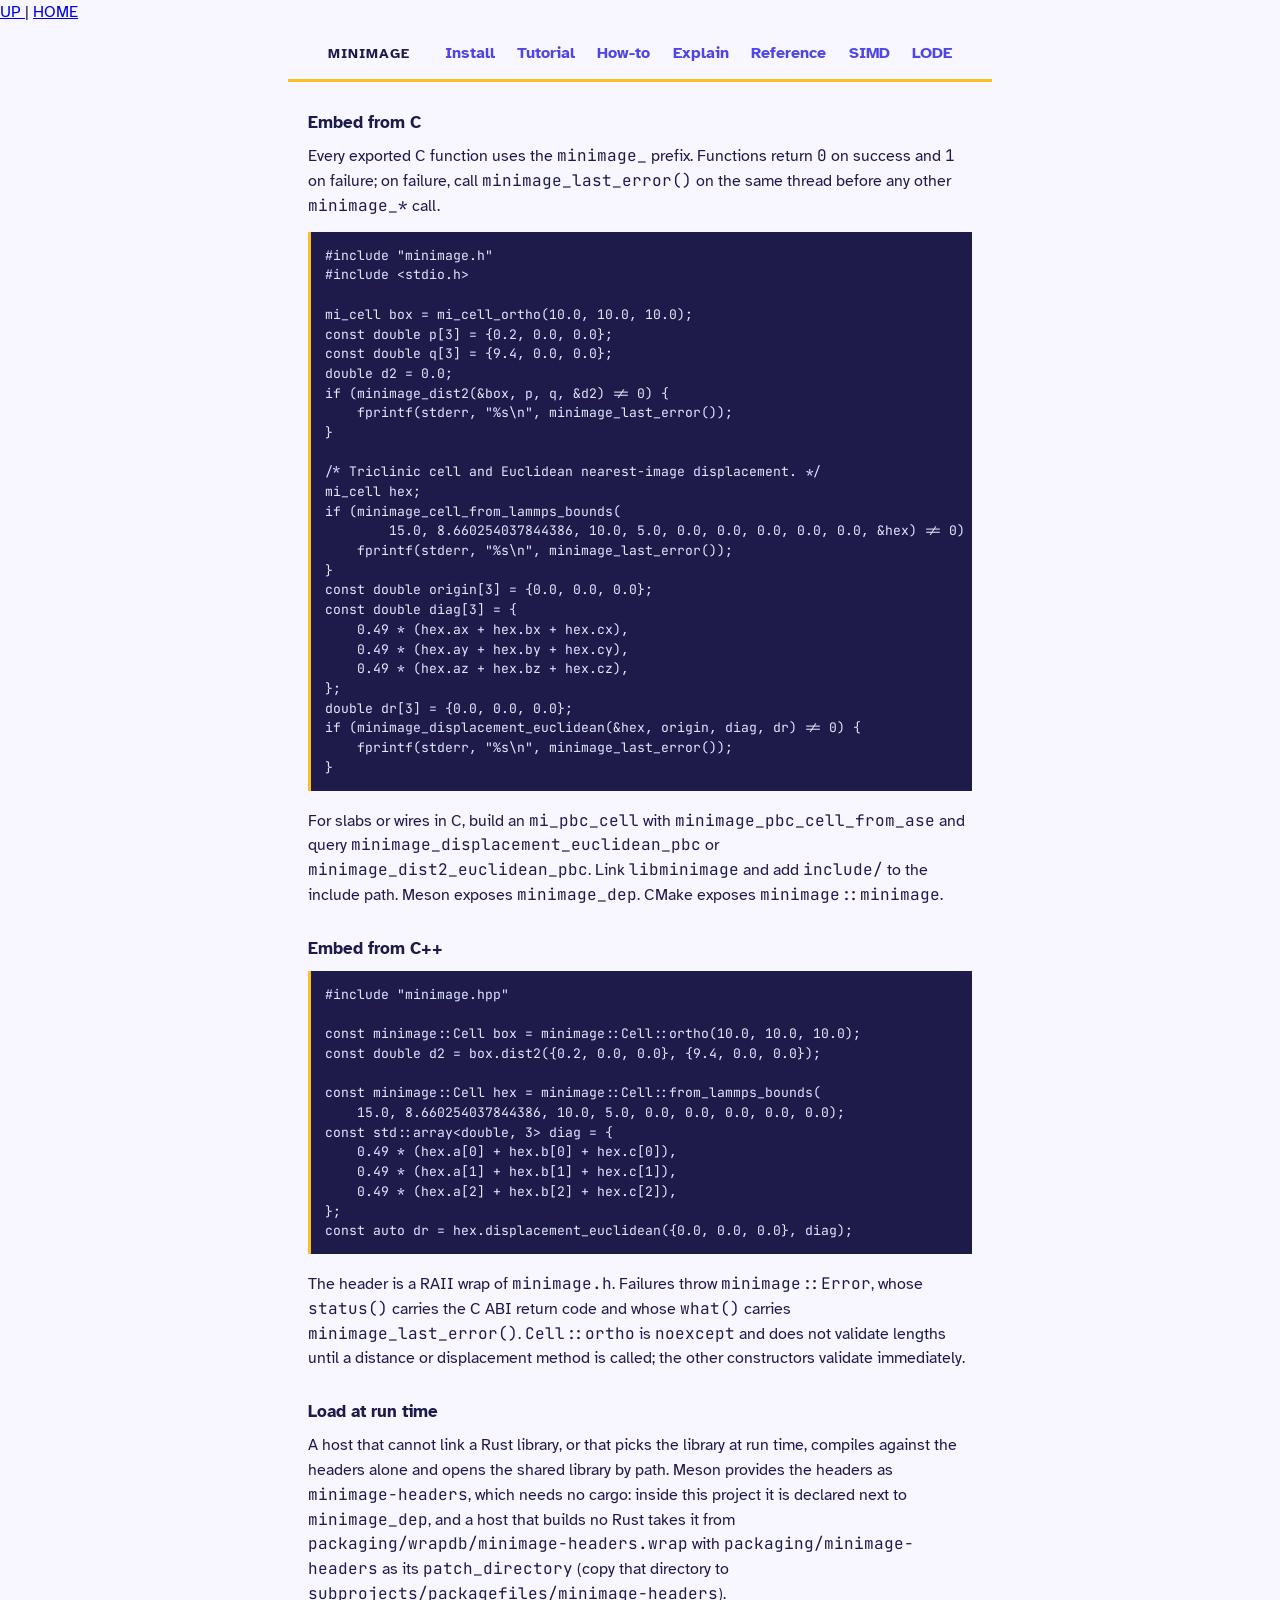
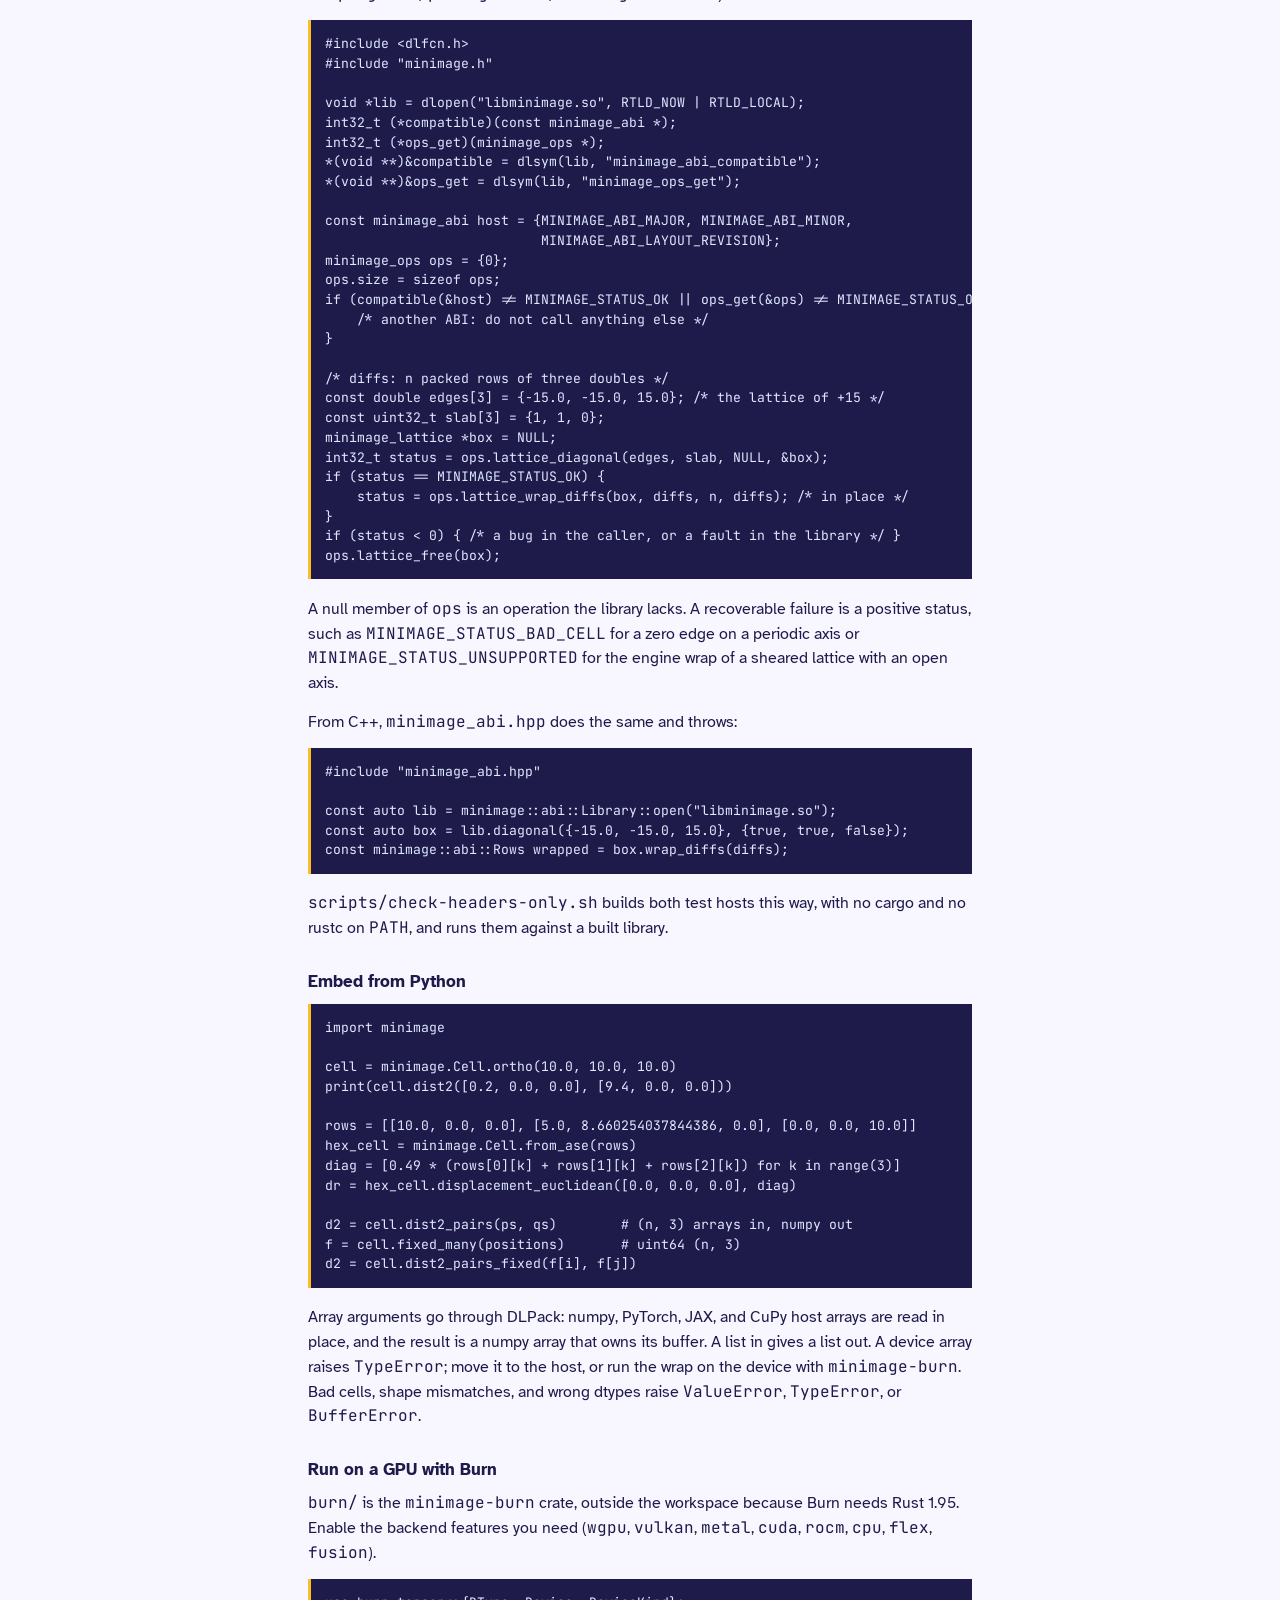
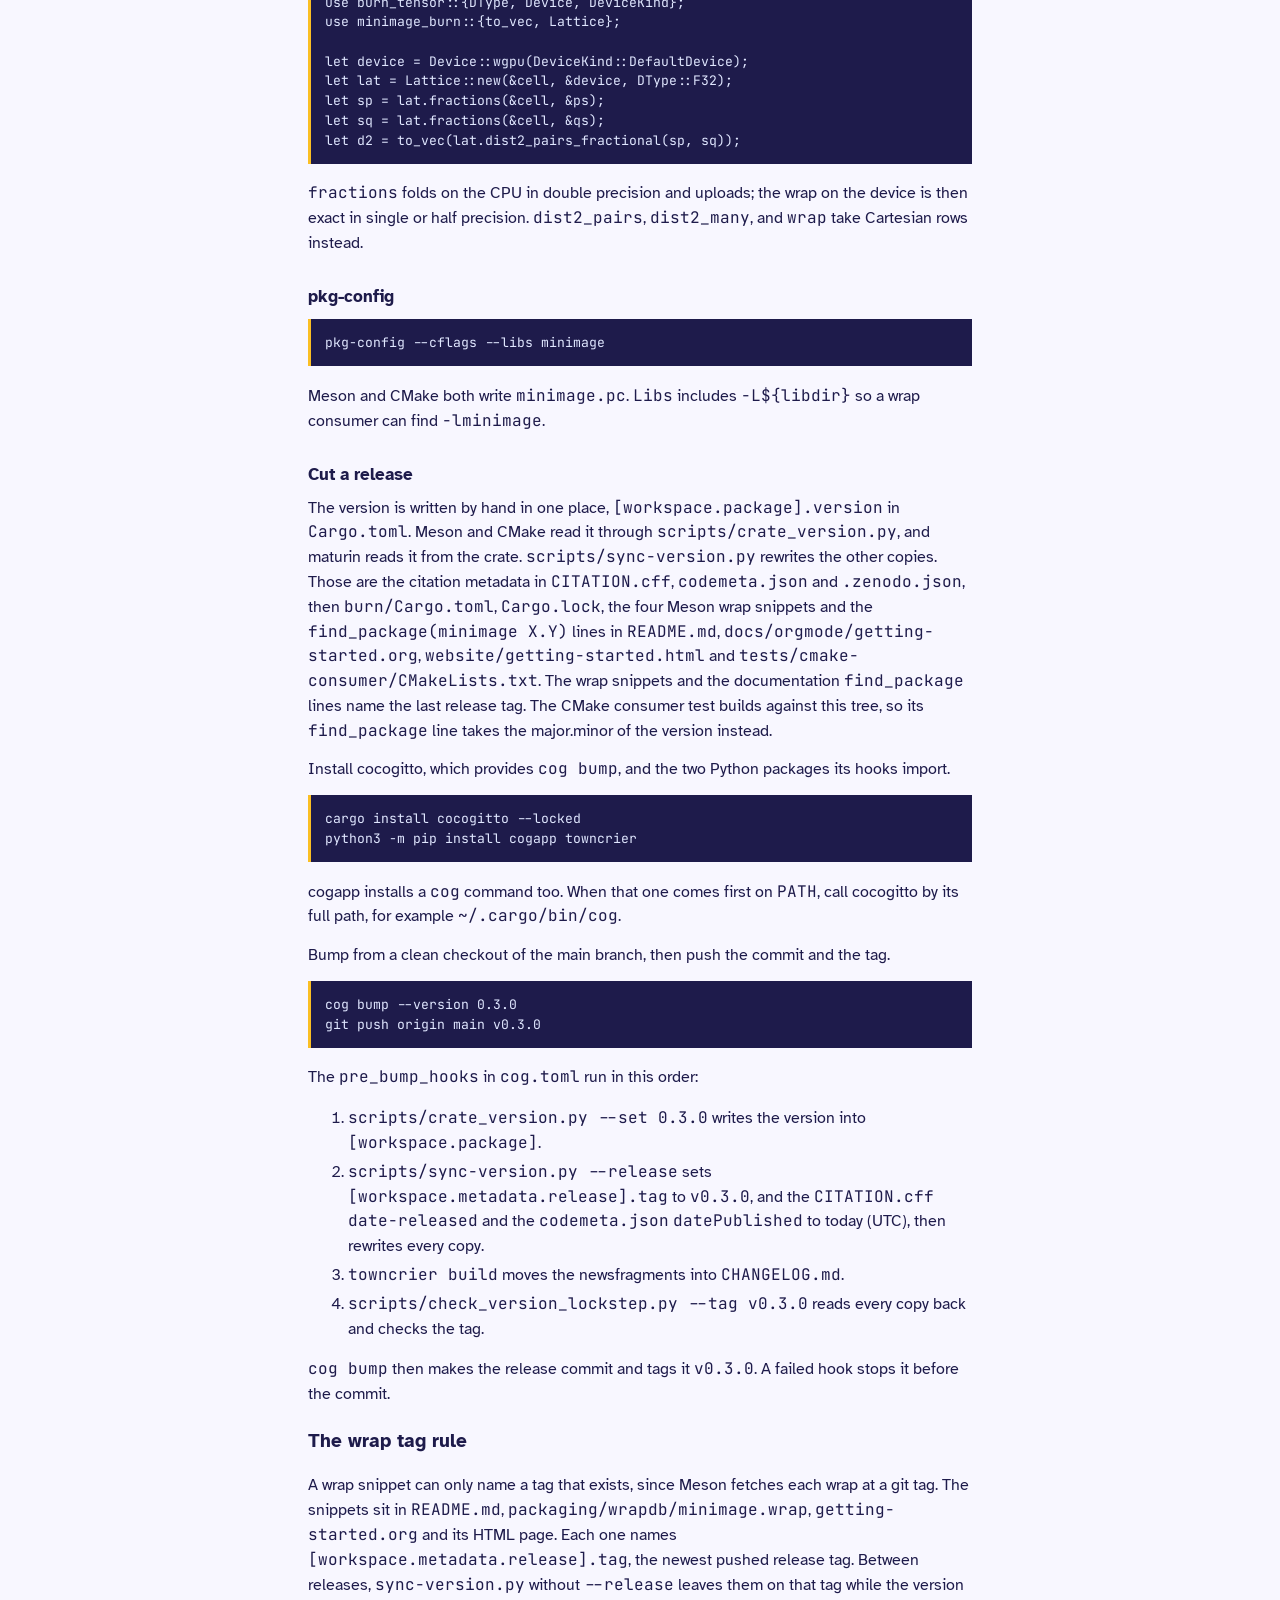
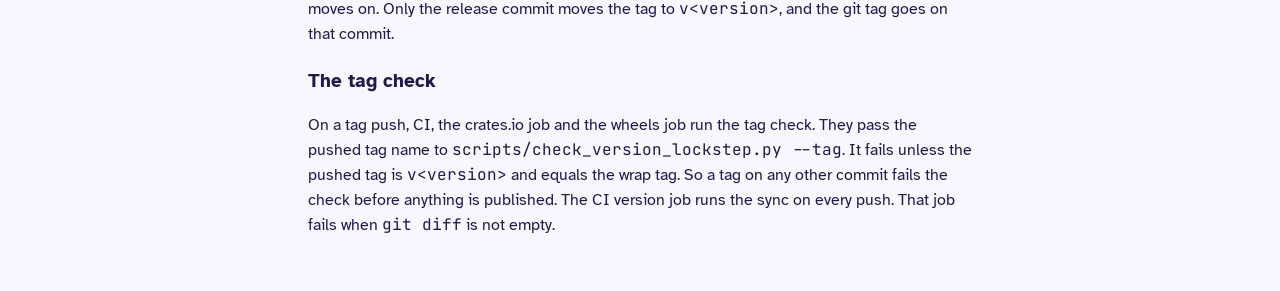
<file: website/howto.html>
<!DOCTYPE html>
<html lang="en">
<head>
<meta charset="utf-8" />
<meta name="viewport" content="width=device-width, initial-scale=1" />
<title>How-to</title>
<meta name="description" content="Embed minimage from C, C++, Python, and Burn. pkg-config. Cut a release." />
<meta name="generator" content="Org Mode" />
<meta name="viewport" content="width=device-width, initial-scale=1" />
<link rel="icon" href="assets/minimage-icon.svg" type="image/svg+xml" />
<link rel="stylesheet" href="css/site.css" />
<link rel="preconnect" href="https://fonts.googleapis.com" />
<link href="https://fonts.googleapis.com/css2?family=Atkinson+Hyperlegible:wght@400;700&family=JetBrains+Mono:wght@500;700&display=swap" rel="stylesheet" />
</head>
<body>
<div id="org-div-home-and-up">
 <a accesskey="h" href="index.html"> UP </a>
 |
 <a accesskey="H" href="index.html"> HOME </a>
</div><div id="content" class="content">
<nav class="top" aria-label="minimage">
  <a class="brand" href="index.html">minimage</a>
  <a href="getting-started.html">Install</a>
  <a href="tutorial.html">Tutorial</a>
  <a href="howto.html">How-to</a>
  <a href="explanation.html">Explain</a>
  <a href="reference.html">Reference</a>
  <a href="simd.html">SIMD</a>
  <a href="https://lode-org.github.io/">LODE</a>
</nav>
<div class="rule" aria-hidden="true"></div>

<section id="outline-container-org7c172ae" class="outline-2">
<h2 id="org7c172ae">Embed from C</h2>
<div class="outline-text-2" id="text-org7c172ae">
<p>
Every exported C function uses the <code>minimage_</code> prefix. Functions return
<code>0</code> on success and <code>1</code> on failure; on failure, call
<code>minimage_last_error()</code> on the same thread before any other
<code>minimage_*</code> call.
</p>

<div class="org-src-container">
<pre class="src src-c">#include "minimage.h"
#include &lt;stdio.h&gt;

mi_cell box = mi_cell_ortho(10.0, 10.0, 10.0);
const double p[3] = {0.2, 0.0, 0.0};
const double q[3] = {9.4, 0.0, 0.0};
double d2 = 0.0;
if (minimage_dist2(&amp;box, p, q, &amp;d2) != 0) {
    fprintf(stderr, "%s\n", minimage_last_error());
}

/* Triclinic cell and Euclidean nearest-image displacement. */
mi_cell hex;
if (minimage_cell_from_lammps_bounds(
        15.0, 8.660254037844386, 10.0, 5.0, 0.0, 0.0, 0.0, 0.0, 0.0, &amp;hex) != 0) {
    fprintf(stderr, "%s\n", minimage_last_error());
}
const double origin[3] = {0.0, 0.0, 0.0};
const double diag[3] = {
    0.49 * (hex.ax + hex.bx + hex.cx),
    0.49 * (hex.ay + hex.by + hex.cy),
    0.49 * (hex.az + hex.bz + hex.cz),
};
double dr[3] = {0.0, 0.0, 0.0};
if (minimage_displacement_euclidean(&amp;hex, origin, diag, dr) != 0) {
    fprintf(stderr, "%s\n", minimage_last_error());
}
</pre>
</div>

<p>
For slabs or wires in C, build an <code>mi_pbc_cell</code> with
<code>minimage_pbc_cell_from_ase</code> and query
<code>minimage_displacement_euclidean_pbc</code> or <code>minimage_dist2_euclidean_pbc</code>.
Link <code>libminimage</code> and add <code>include/</code> to the include path. Meson
exposes <code>minimage_dep</code>. CMake exposes <code>minimage::minimage</code>.
</p>
</div>
</section>

<section id="outline-container-org678c319" class="outline-2">
<h2 id="org678c319">Embed from C++</h2>
<div class="outline-text-2" id="text-org678c319">
<div class="org-src-container">
<pre class="src src-cpp">#include "minimage.hpp"

const minimage::Cell box = minimage::Cell::ortho(10.0, 10.0, 10.0);
const double d2 = box.dist2({0.2, 0.0, 0.0}, {9.4, 0.0, 0.0});

const minimage::Cell hex = minimage::Cell::from_lammps_bounds(
    15.0, 8.660254037844386, 10.0, 5.0, 0.0, 0.0, 0.0, 0.0, 0.0);
const std::array&lt;double, 3&gt; diag = {
    0.49 * (hex.a[0] + hex.b[0] + hex.c[0]),
    0.49 * (hex.a[1] + hex.b[1] + hex.c[1]),
    0.49 * (hex.a[2] + hex.b[2] + hex.c[2]),
};
const auto dr = hex.displacement_euclidean({0.0, 0.0, 0.0}, diag);
</pre>
</div>

<p>
The header is a RAII wrap of <code>minimage.h</code>. Failures throw
<code>minimage::Error</code>, whose <code>status()</code> carries the C ABI return code and
whose <code>what()</code> carries <code>minimage_last_error()</code>. <code>Cell::ortho</code> is
<code>noexcept</code> and does not validate lengths until a distance or
displacement method is called; the other constructors validate
immediately.
</p>
</div>
</section>

<section id="outline-container-org0a9093a" class="outline-2">
<h2 id="org0a9093a">Load at run time</h2>
<div class="outline-text-2" id="text-org0a9093a">
<p>
A host that cannot link a Rust library, or that picks the library at
run time, compiles against the headers alone and opens the shared
library by path. Meson provides the headers as <code>minimage-headers</code>,
which needs no cargo: inside this project it is declared next to
<code>minimage_dep</code>, and a host that builds no Rust takes it from
<code>packaging/wrapdb/minimage-headers.wrap</code> with
<code>packaging/minimage-headers</code> as its <code>patch_directory</code> (copy that
directory to <code>subprojects/packagefiles/minimage-headers</code>).
</p>

<div class="org-src-container">
<pre class="src src-c">#include &lt;dlfcn.h&gt;
#include "minimage.h"

void *lib = dlopen("libminimage.so", RTLD_NOW | RTLD_LOCAL);
int32_t (*compatible)(const minimage_abi *);
int32_t (*ops_get)(minimage_ops *);
*(void **)&amp;compatible = dlsym(lib, "minimage_abi_compatible");
*(void **)&amp;ops_get = dlsym(lib, "minimage_ops_get");

const minimage_abi host = {MINIMAGE_ABI_MAJOR, MINIMAGE_ABI_MINOR,
                           MINIMAGE_ABI_LAYOUT_REVISION};
minimage_ops ops = {0};
ops.size = sizeof ops;
if (compatible(&amp;host) != MINIMAGE_STATUS_OK || ops_get(&amp;ops) != MINIMAGE_STATUS_OK) {
    /* another ABI: do not call anything else */
}

/* diffs: n packed rows of three doubles */
const double edges[3] = {-15.0, -15.0, 15.0}; /* the lattice of +15 */
const uint32_t slab[3] = {1, 1, 0};
minimage_lattice *box = NULL;
int32_t status = ops.lattice_diagonal(edges, slab, NULL, &amp;box);
if (status == MINIMAGE_STATUS_OK) {
    status = ops.lattice_wrap_diffs(box, diffs, n, diffs); /* in place */
}
if (status &lt; 0) { /* a bug in the caller, or a fault in the library */ }
ops.lattice_free(box);
</pre>
</div>

<p>
A null member of <code>ops</code> is an operation the library lacks. A recoverable
failure is a positive status, such as <code>MINIMAGE_STATUS_BAD_CELL</code> for a
zero edge on a periodic axis or <code>MINIMAGE_STATUS_UNSUPPORTED</code> for the
engine wrap of a sheared lattice with an open axis.
</p>

<p>
From C++, <code>minimage_abi.hpp</code> does the same and throws:
</p>

<div class="org-src-container">
<pre class="src src-cpp">#include "minimage_abi.hpp"

const auto lib = minimage::abi::Library::open("libminimage.so");
const auto box = lib.diagonal({-15.0, -15.0, 15.0}, {true, true, false});
const minimage::abi::Rows wrapped = box.wrap_diffs(diffs);
</pre>
</div>

<p>
<code>scripts/check-headers-only.sh</code> builds both test hosts this way, with no
cargo and no rustc on <code>PATH</code>, and runs them against a built library.
</p>
</div>
</section>

<section id="outline-container-orgdeb9d03" class="outline-2">
<h2 id="orgdeb9d03">Embed from Python</h2>
<div class="outline-text-2" id="text-orgdeb9d03">
<div class="org-src-container">
<pre class="src src-python">import minimage

cell = minimage.Cell.ortho(10.0, 10.0, 10.0)
print(cell.dist2([0.2, 0.0, 0.0], [9.4, 0.0, 0.0]))

rows = [[10.0, 0.0, 0.0], [5.0, 8.660254037844386, 0.0], [0.0, 0.0, 10.0]]
hex_cell = minimage.Cell.from_ase(rows)
diag = [0.49 * (rows[0][k] + rows[1][k] + rows[2][k]) for k in range(3)]
dr = hex_cell.displacement_euclidean([0.0, 0.0, 0.0], diag)

d2 = cell.dist2_pairs(ps, qs)        # (n, 3) arrays in, numpy out
f = cell.fixed_many(positions)       # uint64 (n, 3)
d2 = cell.dist2_pairs_fixed(f[i], f[j])
</pre>
</div>

<p>
Array arguments go through DLPack: numpy, PyTorch, JAX, and CuPy host
arrays are read in place, and the result is a numpy array that owns
its buffer. A list in gives a list out. A device array raises
<code>TypeError</code>; move it to the host, or run the wrap on the device with
<code>minimage-burn</code>. Bad cells, shape mismatches, and wrong dtypes raise
<code>ValueError</code>, <code>TypeError</code>, or <code>BufferError</code>.
</p>
</div>
</section>

<section id="outline-container-orgccb0177" class="outline-2">
<h2 id="orgccb0177">Run on a GPU with Burn</h2>
<div class="outline-text-2" id="text-orgccb0177">
<p>
<code>burn/</code> is the <code>minimage-burn</code> crate, outside the workspace because
Burn needs Rust 1.95. Enable the backend features you need (<code>wgpu</code>,
<code>vulkan</code>, <code>metal</code>, <code>cuda</code>, <code>rocm</code>, <code>cpu</code>, <code>flex</code>, <code>fusion</code>).
</p>

<div class="org-src-container">
<pre class="src src-rust">use burn_tensor::{DType, Device, DeviceKind};
use minimage_burn::{to_vec, Lattice};

let device = Device::wgpu(DeviceKind::DefaultDevice);
let lat = Lattice::new(&amp;cell, &amp;device, DType::F32);
let sp = lat.fractions(&amp;cell, &amp;ps);
let sq = lat.fractions(&amp;cell, &amp;qs);
let d2 = to_vec(lat.dist2_pairs_fractional(sp, sq));
</pre>
</div>

<p>
<code>fractions</code> folds on the CPU in double precision and uploads; the wrap
on the device is then exact in single or half precision.
<code>dist2_pairs</code>, <code>dist2_many</code>, and <code>wrap</code> take Cartesian rows instead.
</p>
</div>
</section>

<section id="outline-container-orgc6f940e" class="outline-2">
<h2 id="orgc6f940e">pkg-config</h2>
<div class="outline-text-2" id="text-orgc6f940e">
<div class="org-src-container">
<pre class="src src-text">pkg-config --cflags --libs minimage
</pre>
</div>

<p>
Meson and CMake both write <code>minimage.pc</code>. <code>Libs</code> includes <code>-L${libdir}</code>
so a wrap consumer can find <code>-lminimage</code>.
</p>
</div>
</section>

<section id="outline-container-orgc0a74a4" class="outline-2">
<h2 id="orgc0a74a4">Cut a release</h2>
<div class="outline-text-2" id="text-orgc0a74a4">
<p>
The version is written by hand in one place, <code>[workspace.package].version</code> in <code>Cargo.toml</code>.
Meson and CMake read it through <code>scripts/crate_version.py</code>, and maturin reads it from the crate.
<code>scripts/sync-version.py</code> rewrites the other copies.
Those are the citation metadata in <code>CITATION.cff</code>, <code>codemeta.json</code> and <code>.zenodo.json</code>, then <code>burn/Cargo.toml</code>, <code>Cargo.lock</code>, the four Meson wrap snippets and the <code>find_package(minimage X.Y)</code> lines in <code>README.md</code>, <code>docs/orgmode/getting-started.org</code>, <code>website/getting-started.html</code> and <code>tests/cmake-consumer/CMakeLists.txt</code>.
The wrap snippets and the documentation <code>find_package</code> lines name the last release tag.
The CMake consumer test builds against this tree, so its <code>find_package</code> line takes the major.minor of the version instead.
</p>

<p>
Install cocogitto, which provides <code>cog bump</code>, and the two Python packages its hooks import.
</p>

<div class="org-src-container">
<pre class="src src-sh">cargo install cocogitto --locked
python3 -m pip install cogapp towncrier
</pre>
</div>

<p>
cogapp installs a <code>cog</code> command too.
When that one comes first on <code>PATH</code>, call cocogitto by its full path, for example <code>~/.cargo/bin/cog</code>.
</p>

<p>
Bump from a clean checkout of the main branch, then push the commit and the tag.
</p>

<div class="org-src-container">
<pre class="src src-sh">cog bump --version 0.3.0
git push origin main v0.3.0
</pre>
</div>

<p>
The <code>pre_bump_hooks</code> in <code>cog.toml</code> run in this order:
</p>

<ol class="org-ol">
<li><code>scripts/crate_version.py --set 0.3.0</code> writes the version into <code>[workspace.package]</code>.</li>
<li><code>scripts/sync-version.py --release</code> sets <code>[workspace.metadata.release].tag</code> to <code>v0.3.0</code>, and the <code>CITATION.cff</code> <code>date-released</code> and the <code>codemeta.json</code> <code>datePublished</code> to today (UTC), then rewrites every copy.</li>
<li><code>towncrier build</code> moves the newsfragments into <code>CHANGELOG.md</code>.</li>
<li><code>scripts/check_version_lockstep.py --tag v0.3.0</code> reads every copy back and checks the tag.</li>
</ol>

<p>
<code>cog bump</code> then makes the release commit and tags it <code>v0.3.0</code>.
A failed hook stops it before the commit.
</p>
</div>

<div id="outline-container-org876ed9c" class="outline-3">
<h3 id="org876ed9c">The wrap tag rule</h3>
<div class="outline-text-3" id="text-org876ed9c">
<p>
A wrap snippet can only name a tag that exists, since Meson fetches each wrap at a git tag.
The snippets sit in <code>README.md</code>, <code>packaging/wrapdb/minimage.wrap</code>, <code>getting-started.org</code> and its HTML page.
Each one names <code>[workspace.metadata.release].tag</code>, the newest pushed release tag.
Between releases, <code>sync-version.py</code> without <code>--release</code> leaves them on that tag while the version moves on.
Only the release commit moves the tag to <code>v&lt;version&gt;</code>, and the git tag goes on that commit.
</p>
</div>
</div>

<div id="outline-container-org5b0c08f" class="outline-3">
<h3 id="org5b0c08f">The tag check</h3>
<div class="outline-text-3" id="text-org5b0c08f">
<p>
On a tag push, CI, the crates.io job and the wheels job run the tag check.
They pass the pushed tag name to <code>scripts/check_version_lockstep.py --tag</code>.
It fails unless the pushed tag is <code>v&lt;version&gt;</code> and equals the wrap tag.
So a tag on any other commit fails the check before anything is published.
The CI version job runs the sync on every push.
That job fails when <code>git diff</code> is not empty.
</p>
</div>
</div>
</section>
</div>
</body>
</html>
</file>
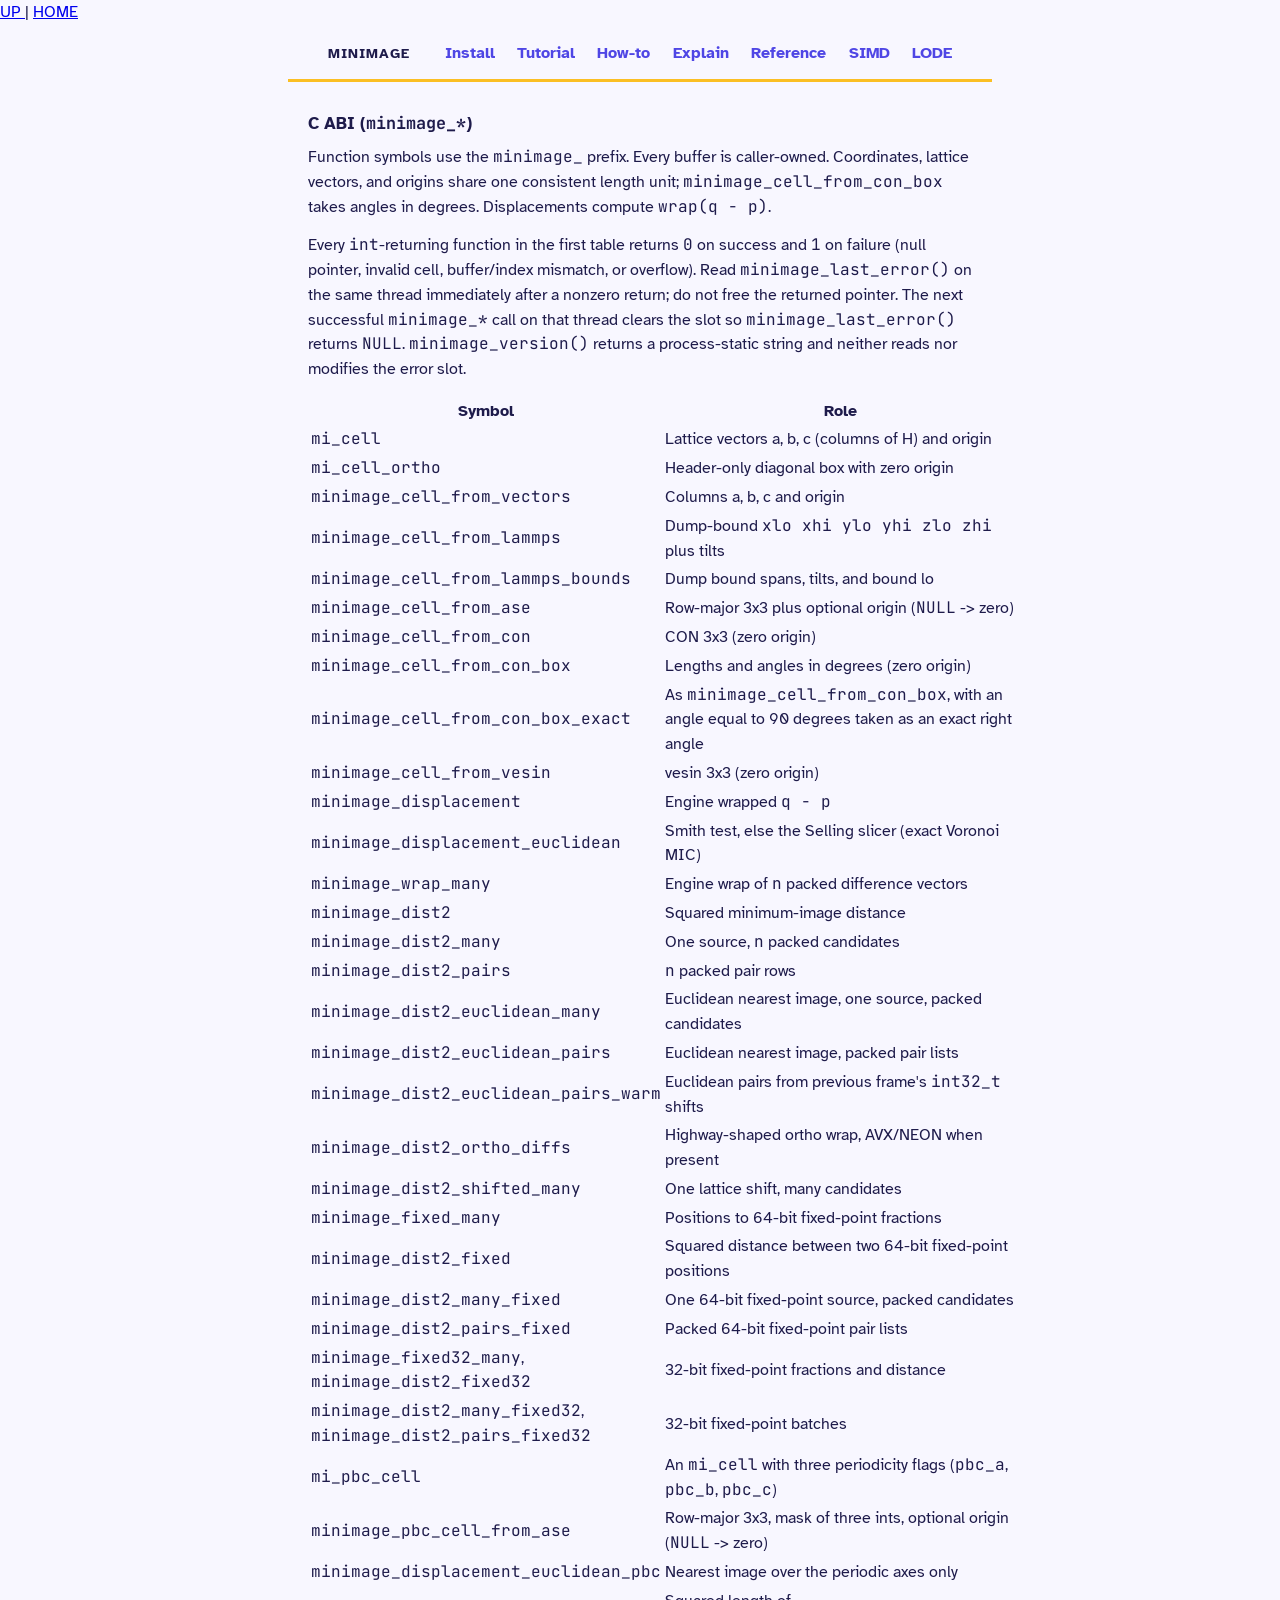
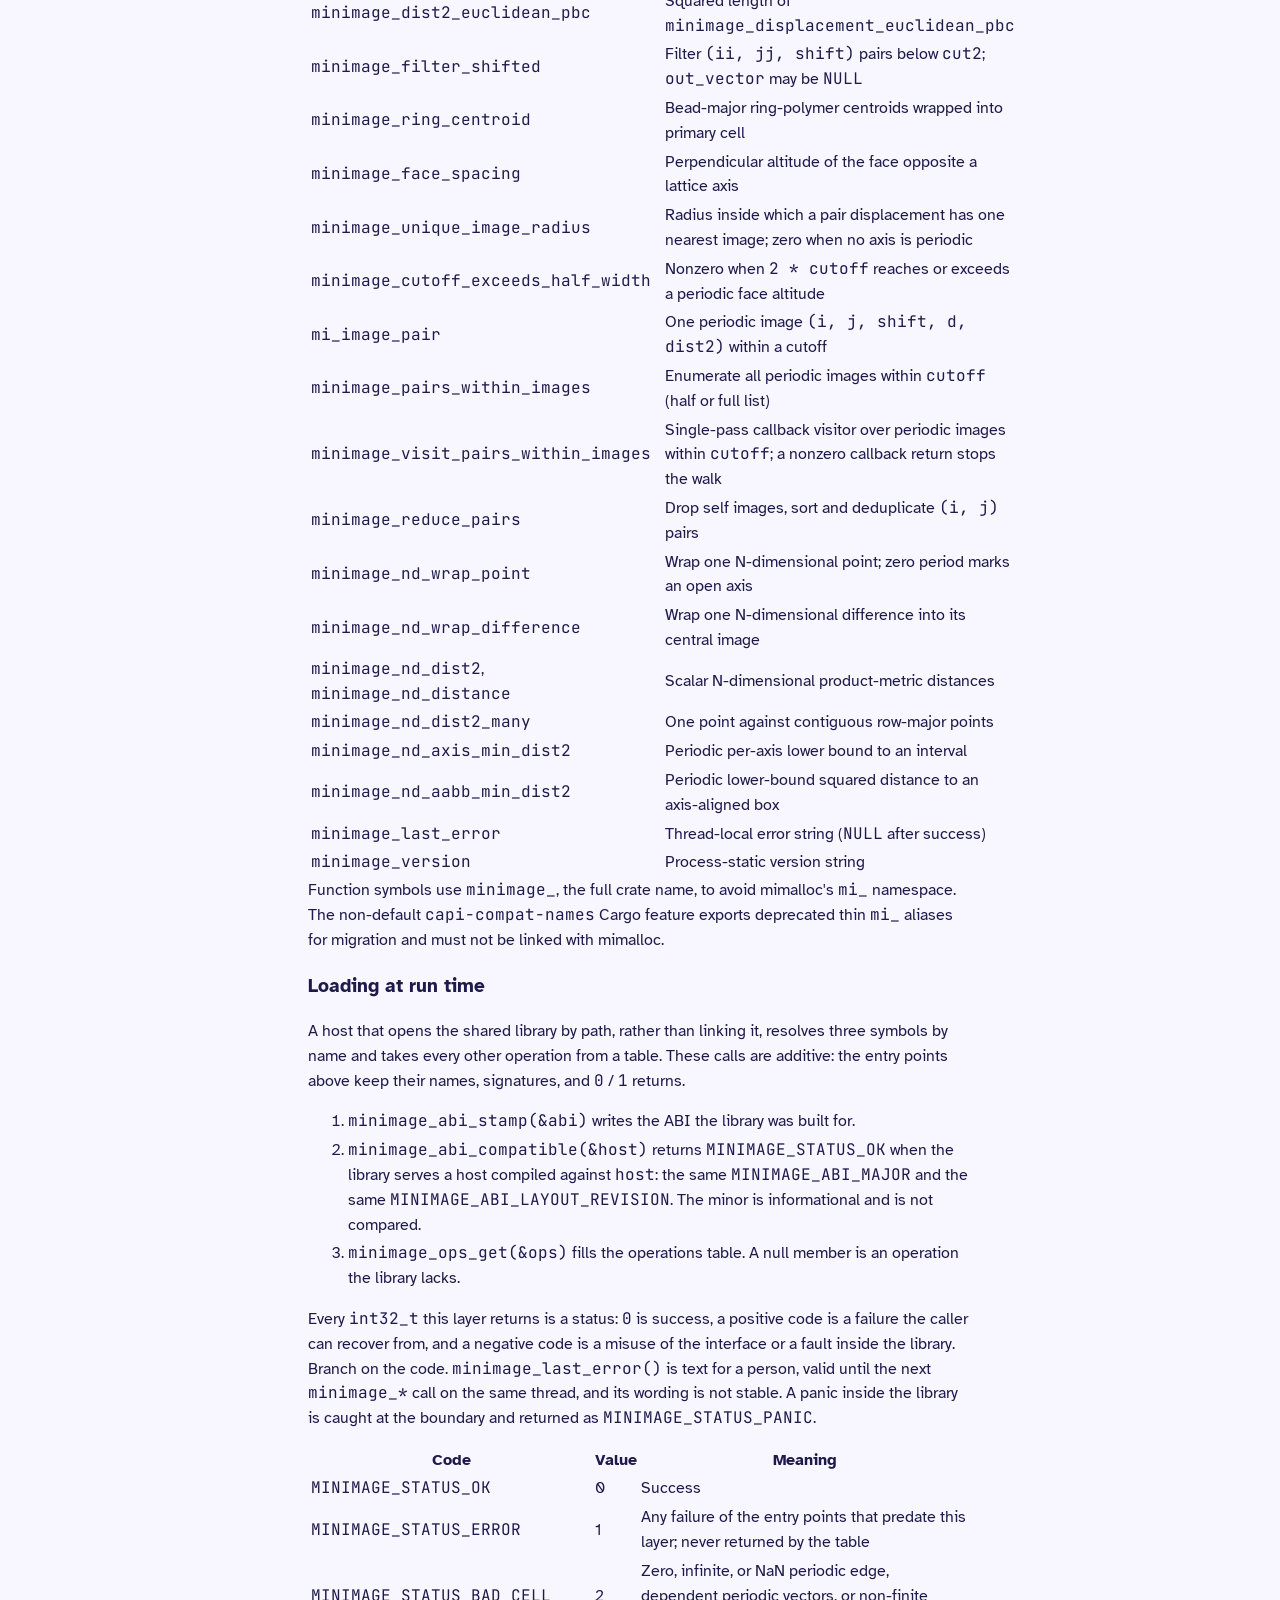
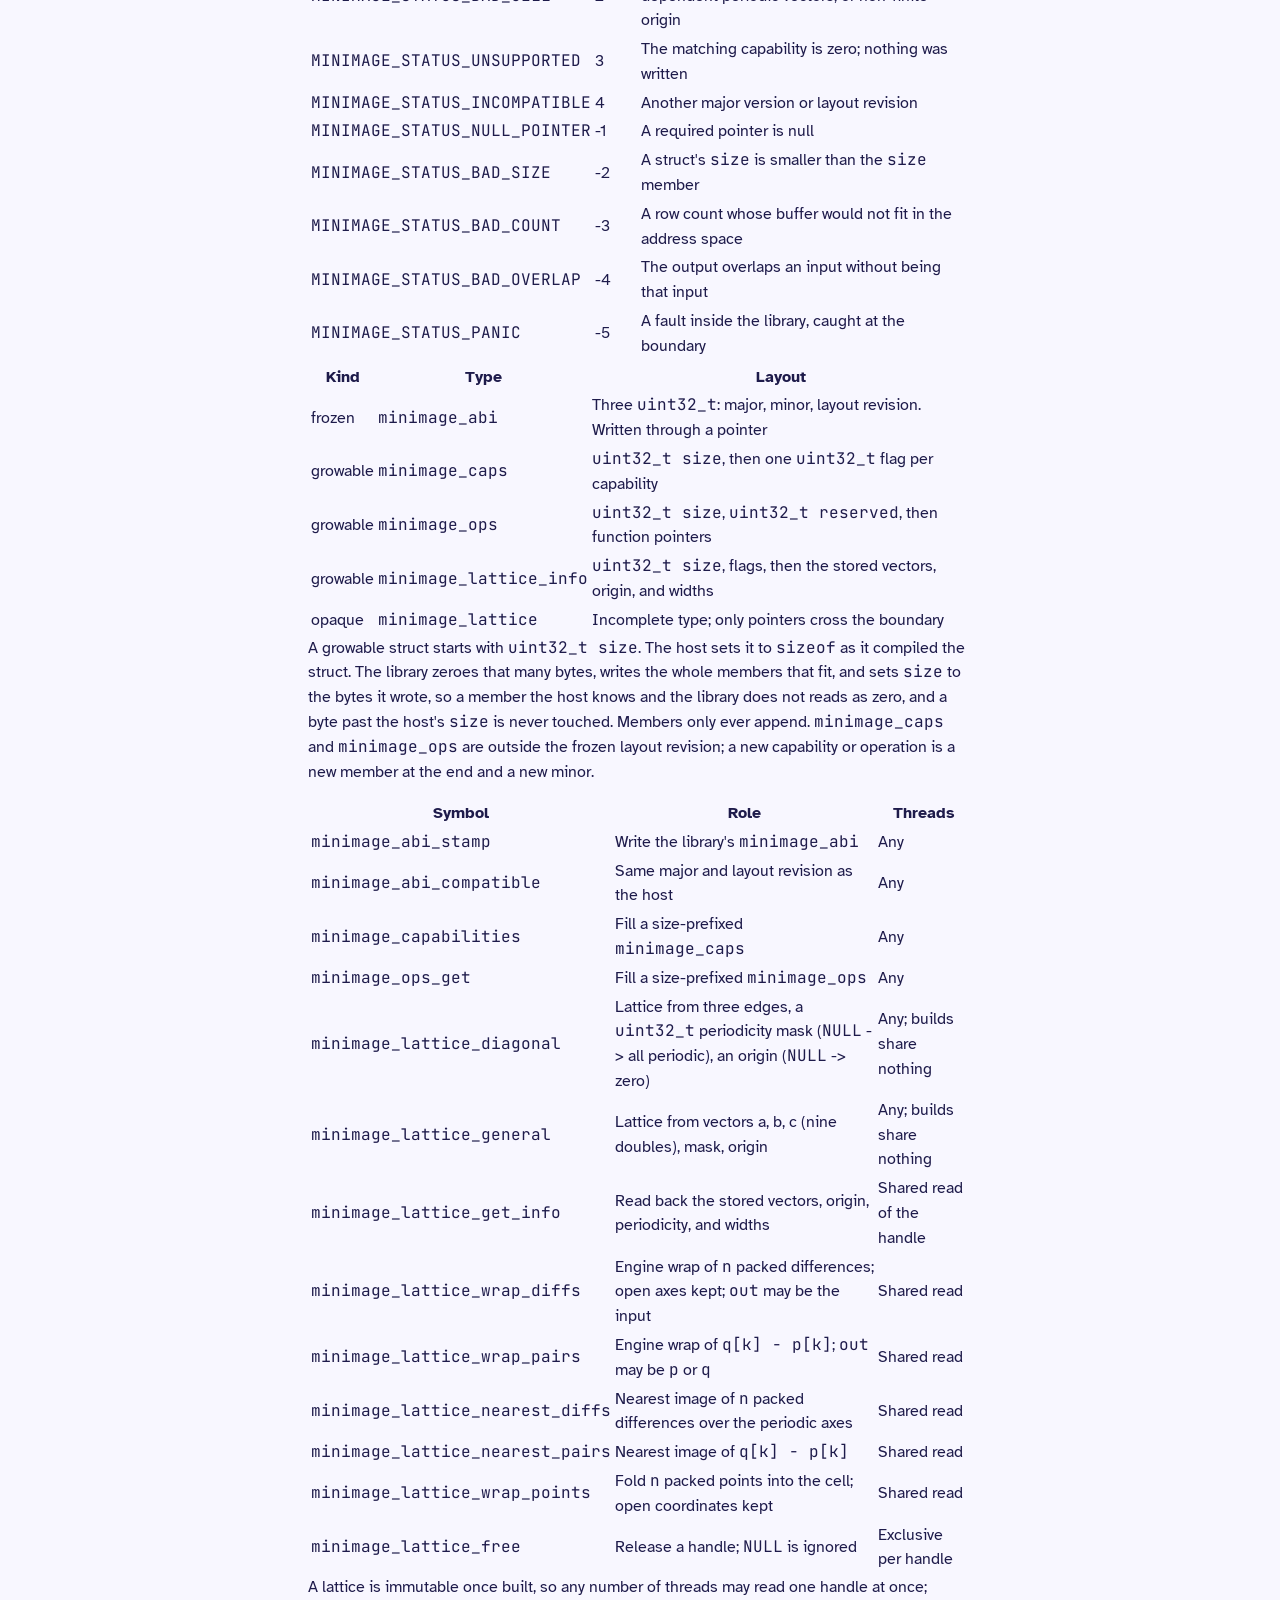
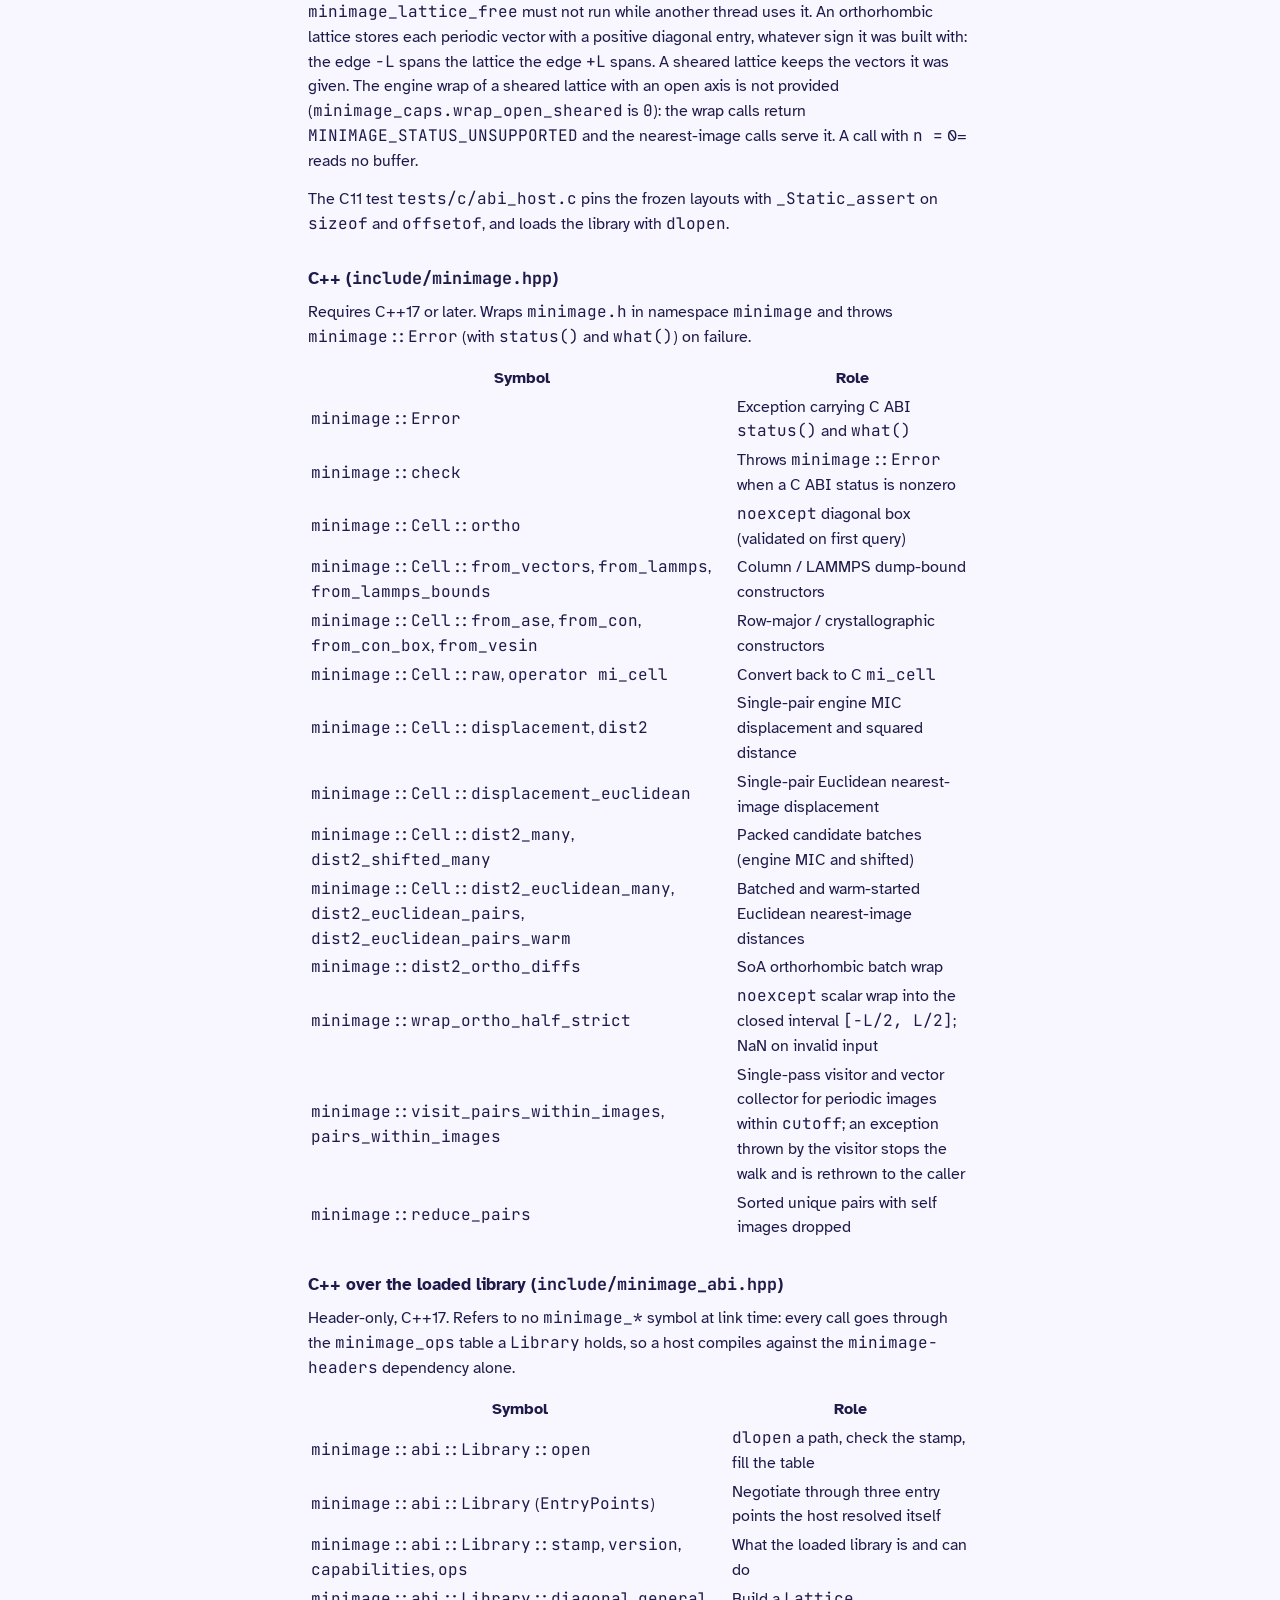
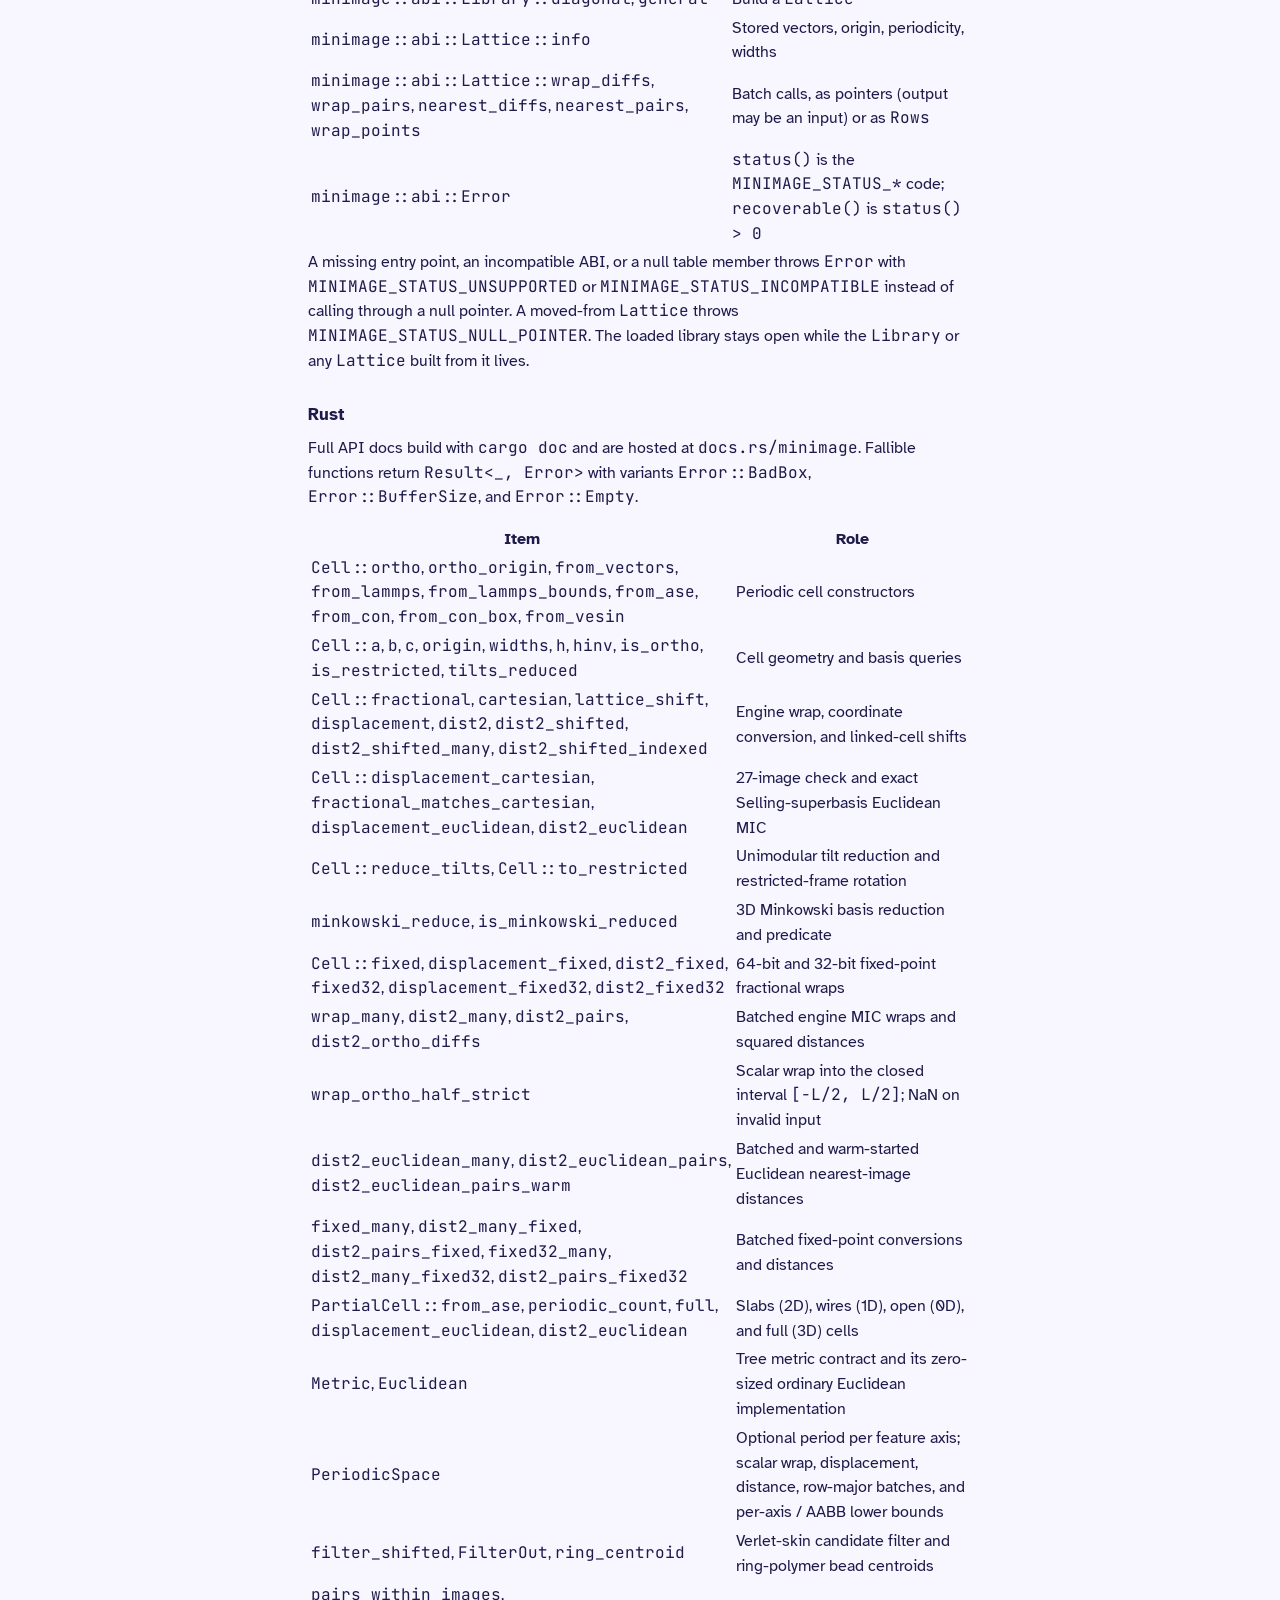
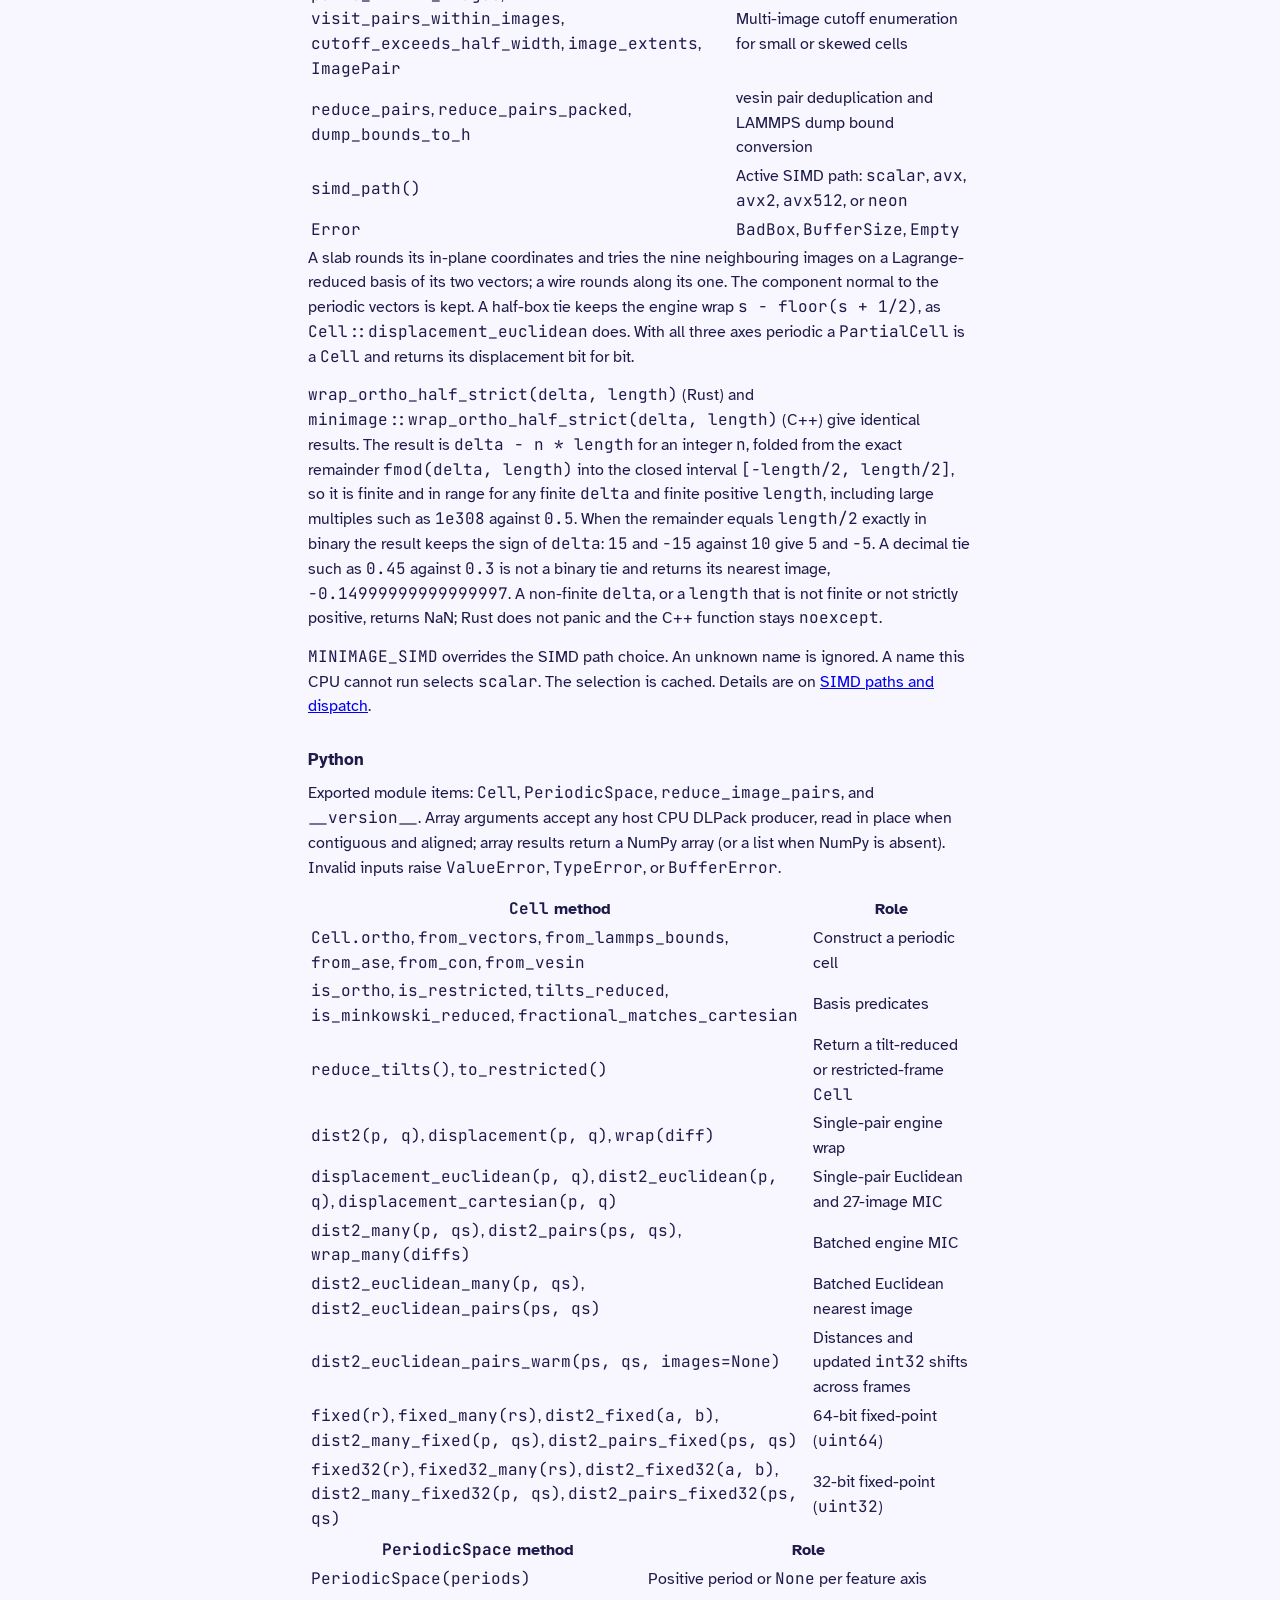
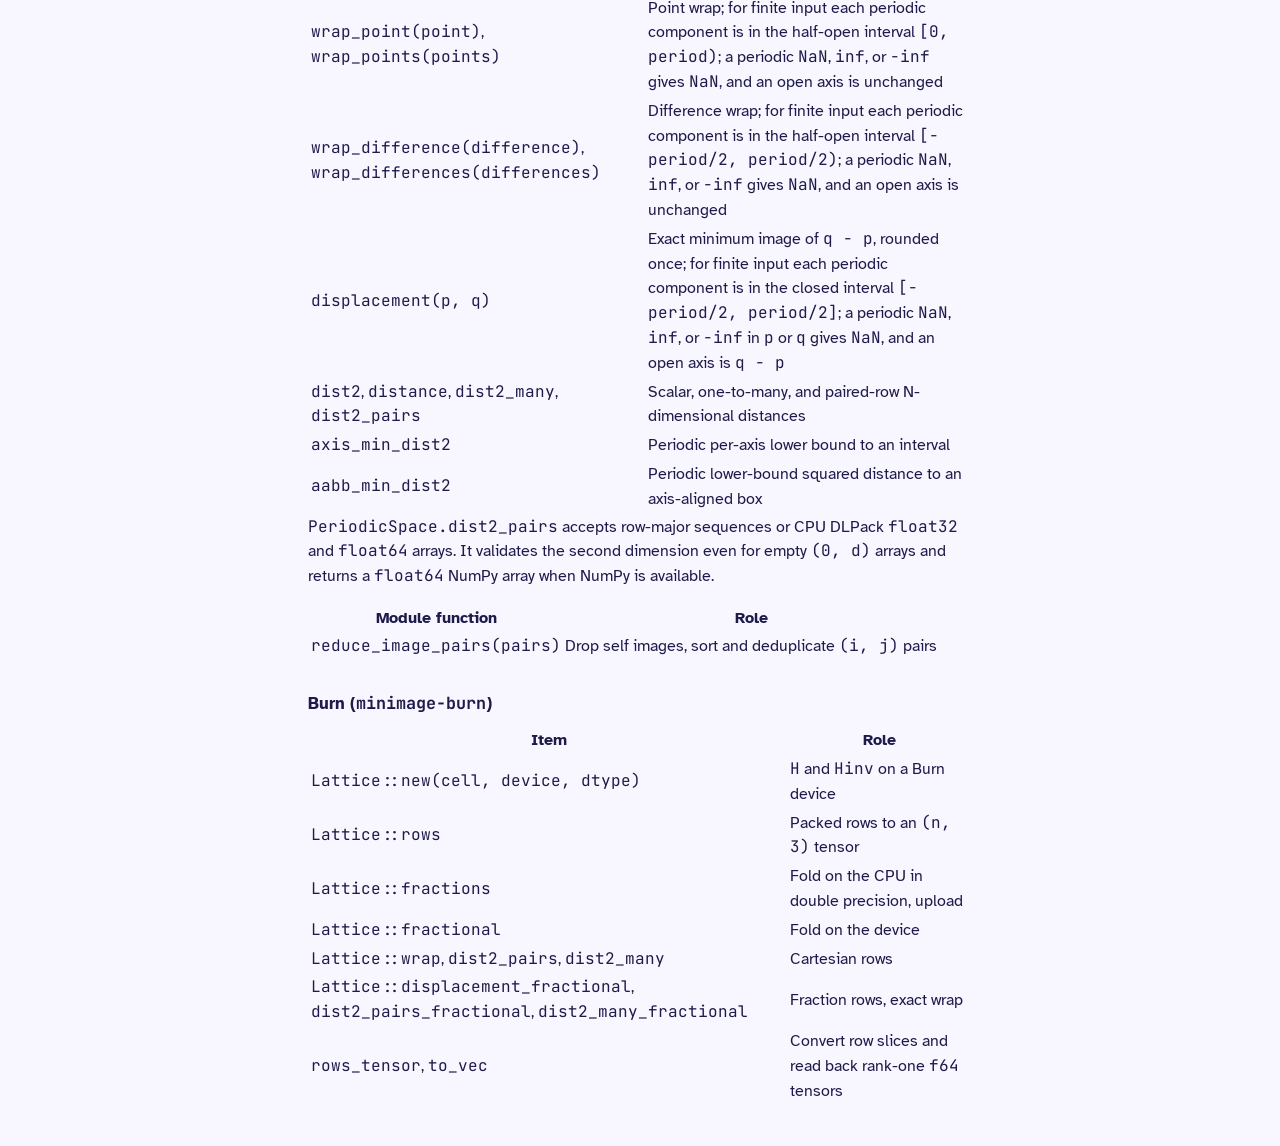
<file: website/reference.html>
<!DOCTYPE html>
<html lang="en">
<head>
<meta charset="utf-8" />
<meta name="viewport" content="width=device-width, initial-scale=1" />
<title>Reference</title>
<meta name="description" content="minimage_* C ABI, C++, Rust, Python, and Burn APIs." />
<meta name="generator" content="Org Mode" />
<meta name="viewport" content="width=device-width, initial-scale=1" />
<link rel="icon" href="assets/minimage-icon.svg" type="image/svg+xml" />
<link rel="stylesheet" href="css/site.css" />
<link rel="preconnect" href="https://fonts.googleapis.com" />
<link href="https://fonts.googleapis.com/css2?family=Atkinson+Hyperlegible:wght@400;700&family=JetBrains+Mono:wght@500;700&display=swap" rel="stylesheet" />
</head>
<body>
<div id="org-div-home-and-up">
 <a accesskey="h" href="index.html"> UP </a>
 |
 <a accesskey="H" href="index.html"> HOME </a>
</div><div id="content" class="content">
<nav class="top" aria-label="minimage">
  <a class="brand" href="index.html">minimage</a>
  <a href="getting-started.html">Install</a>
  <a href="tutorial.html">Tutorial</a>
  <a href="howto.html">How-to</a>
  <a href="explanation.html">Explain</a>
  <a href="reference.html">Reference</a>
  <a href="simd.html">SIMD</a>
  <a href="https://lode-org.github.io/">LODE</a>
</nav>
<div class="rule" aria-hidden="true"></div>

<section id="outline-container-org34935a1" class="outline-2">
<h2 id="org34935a1">C ABI (<code>minimage_*</code>)</h2>
<div class="outline-text-2" id="text-org34935a1">
<p>
Function symbols use the <code>minimage_</code> prefix. Every buffer is
caller-owned. Coordinates, lattice vectors, and origins share one
consistent length unit; <code>minimage_cell_from_con_box</code> takes angles in
degrees. Displacements compute <code>wrap(q - p)</code>.
</p>

<p>
Every <code>int</code>-returning function in the first table returns <code>0</code> on success and <code>1</code> on failure
(null pointer, invalid cell, buffer/index mismatch, or overflow). Read
<code>minimage_last_error()</code> on the same thread immediately after a nonzero
return; do not free the returned pointer. The next successful
<code>minimage_*</code> call on that thread clears the slot so
<code>minimage_last_error()</code> returns <code>NULL</code>. <code>minimage_version()</code> returns a
process-static string and neither reads nor modifies the error slot.
</p>

<table>


<colgroup>
<col  class="org-left">

<col  class="org-left">
</colgroup>
<thead>
<tr>
<th scope="col" class="org-left">Symbol</th>
<th scope="col" class="org-left">Role</th>
</tr>
</thead>
<tbody>
<tr>
<td class="org-left"><code>mi_cell</code></td>
<td class="org-left">Lattice vectors a, b, c (columns of H) and origin</td>
</tr>

<tr>
<td class="org-left"><code>mi_cell_ortho</code></td>
<td class="org-left">Header-only diagonal box with zero origin</td>
</tr>

<tr>
<td class="org-left"><code>minimage_cell_from_vectors</code></td>
<td class="org-left">Columns a, b, c and origin</td>
</tr>

<tr>
<td class="org-left"><code>minimage_cell_from_lammps</code></td>
<td class="org-left">Dump-bound <code>xlo xhi ylo yhi zlo zhi</code> plus tilts</td>
</tr>

<tr>
<td class="org-left"><code>minimage_cell_from_lammps_bounds</code></td>
<td class="org-left">Dump bound spans, tilts, and bound lo</td>
</tr>

<tr>
<td class="org-left"><code>minimage_cell_from_ase</code></td>
<td class="org-left">Row-major 3x3 plus optional origin (<code>NULL</code> -&gt; zero)</td>
</tr>

<tr>
<td class="org-left"><code>minimage_cell_from_con</code></td>
<td class="org-left">CON 3x3 (zero origin)</td>
</tr>

<tr>
<td class="org-left"><code>minimage_cell_from_con_box</code></td>
<td class="org-left">Lengths and angles in degrees (zero origin)</td>
</tr>

<tr>
<td class="org-left"><code>minimage_cell_from_con_box_exact</code></td>
<td class="org-left">As <code>minimage_cell_from_con_box</code>, with an angle equal to 90 degrees taken as an exact right angle</td>
</tr>

<tr>
<td class="org-left"><code>minimage_cell_from_vesin</code></td>
<td class="org-left">vesin 3x3 (zero origin)</td>
</tr>

<tr>
<td class="org-left"><code>minimage_displacement</code></td>
<td class="org-left">Engine wrapped <code>q - p</code></td>
</tr>

<tr>
<td class="org-left"><code>minimage_displacement_euclidean</code></td>
<td class="org-left">Smith test, else the Selling slicer (exact Voronoi MIC)</td>
</tr>

<tr>
<td class="org-left"><code>minimage_wrap_many</code></td>
<td class="org-left">Engine wrap of <code>n</code> packed difference vectors</td>
</tr>

<tr>
<td class="org-left"><code>minimage_dist2</code></td>
<td class="org-left">Squared minimum-image distance</td>
</tr>

<tr>
<td class="org-left"><code>minimage_dist2_many</code></td>
<td class="org-left">One source, <code>n</code> packed candidates</td>
</tr>

<tr>
<td class="org-left"><code>minimage_dist2_pairs</code></td>
<td class="org-left"><code>n</code> packed pair rows</td>
</tr>

<tr>
<td class="org-left"><code>minimage_dist2_euclidean_many</code></td>
<td class="org-left">Euclidean nearest image, one source, packed candidates</td>
</tr>

<tr>
<td class="org-left"><code>minimage_dist2_euclidean_pairs</code></td>
<td class="org-left">Euclidean nearest image, packed pair lists</td>
</tr>

<tr>
<td class="org-left"><code>minimage_dist2_euclidean_pairs_warm</code></td>
<td class="org-left">Euclidean pairs from previous frame's <code>int32_t</code> shifts</td>
</tr>

<tr>
<td class="org-left"><code>minimage_dist2_ortho_diffs</code></td>
<td class="org-left">Highway-shaped ortho wrap, AVX/NEON when present</td>
</tr>

<tr>
<td class="org-left"><code>minimage_dist2_shifted_many</code></td>
<td class="org-left">One lattice shift, many candidates</td>
</tr>

<tr>
<td class="org-left"><code>minimage_fixed_many</code></td>
<td class="org-left">Positions to 64-bit fixed-point fractions</td>
</tr>

<tr>
<td class="org-left"><code>minimage_dist2_fixed</code></td>
<td class="org-left">Squared distance between two 64-bit fixed-point positions</td>
</tr>

<tr>
<td class="org-left"><code>minimage_dist2_many_fixed</code></td>
<td class="org-left">One 64-bit fixed-point source, packed candidates</td>
</tr>

<tr>
<td class="org-left"><code>minimage_dist2_pairs_fixed</code></td>
<td class="org-left">Packed 64-bit fixed-point pair lists</td>
</tr>

<tr>
<td class="org-left"><code>minimage_fixed32_many</code>, <code>minimage_dist2_fixed32</code></td>
<td class="org-left">32-bit fixed-point fractions and distance</td>
</tr>

<tr>
<td class="org-left"><code>minimage_dist2_many_fixed32</code>, <code>minimage_dist2_pairs_fixed32</code></td>
<td class="org-left">32-bit fixed-point batches</td>
</tr>

<tr>
<td class="org-left"><code>mi_pbc_cell</code></td>
<td class="org-left">An <code>mi_cell</code> with three periodicity flags (<code>pbc_a</code>, <code>pbc_b</code>, <code>pbc_c</code>)</td>
</tr>

<tr>
<td class="org-left"><code>minimage_pbc_cell_from_ase</code></td>
<td class="org-left">Row-major 3x3, mask of three ints, optional origin (<code>NULL</code> -&gt; zero)</td>
</tr>

<tr>
<td class="org-left"><code>minimage_displacement_euclidean_pbc</code></td>
<td class="org-left">Nearest image over the periodic axes only</td>
</tr>

<tr>
<td class="org-left"><code>minimage_dist2_euclidean_pbc</code></td>
<td class="org-left">Squared length of <code>minimage_displacement_euclidean_pbc</code></td>
</tr>

<tr>
<td class="org-left"><code>minimage_filter_shifted</code></td>
<td class="org-left">Filter <code>(ii, jj, shift)</code> pairs below <code>cut2</code>; <code>out_vector</code> may be <code>NULL</code></td>
</tr>

<tr>
<td class="org-left"><code>minimage_ring_centroid</code></td>
<td class="org-left">Bead-major ring-polymer centroids wrapped into primary cell</td>
</tr>

<tr>
<td class="org-left"><code>minimage_face_spacing</code></td>
<td class="org-left">Perpendicular altitude of the face opposite a lattice axis</td>
</tr>

<tr>
<td class="org-left"><code>minimage_unique_image_radius</code></td>
<td class="org-left">Radius inside which a pair displacement has one nearest image; zero when no axis is periodic</td>
</tr>

<tr>
<td class="org-left"><code>minimage_cutoff_exceeds_half_width</code></td>
<td class="org-left">Nonzero when <code>2 * cutoff</code> reaches or exceeds a periodic face altitude</td>
</tr>

<tr>
<td class="org-left"><code>mi_image_pair</code></td>
<td class="org-left">One periodic image <code>(i, j, shift, d, dist2)</code> within a cutoff</td>
</tr>

<tr>
<td class="org-left"><code>minimage_pairs_within_images</code></td>
<td class="org-left">Enumerate all periodic images within <code>cutoff</code> (half or full list)</td>
</tr>

<tr>
<td class="org-left"><code>minimage_visit_pairs_within_images</code></td>
<td class="org-left">Single-pass callback visitor over periodic images within <code>cutoff</code>; a nonzero callback return stops the walk</td>
</tr>

<tr>
<td class="org-left"><code>minimage_reduce_pairs</code></td>
<td class="org-left">Drop self images, sort and deduplicate <code>(i, j)</code> pairs</td>
</tr>

<tr>
<td class="org-left"><code>minimage_nd_wrap_point</code></td>
<td class="org-left">Wrap one N-dimensional point; zero period marks an open axis</td>
</tr>

<tr>
<td class="org-left"><code>minimage_nd_wrap_difference</code></td>
<td class="org-left">Wrap one N-dimensional difference into its central image</td>
</tr>

<tr>
<td class="org-left"><code>minimage_nd_dist2</code>, <code>minimage_nd_distance</code></td>
<td class="org-left">Scalar N-dimensional product-metric distances</td>
</tr>

<tr>
<td class="org-left"><code>minimage_nd_dist2_many</code></td>
<td class="org-left">One point against contiguous row-major points</td>
</tr>

<tr>
<td class="org-left"><code>minimage_nd_axis_min_dist2</code></td>
<td class="org-left">Periodic per-axis lower bound to an interval</td>
</tr>

<tr>
<td class="org-left"><code>minimage_nd_aabb_min_dist2</code></td>
<td class="org-left">Periodic lower-bound squared distance to an axis-aligned box</td>
</tr>

<tr>
<td class="org-left"><code>minimage_last_error</code></td>
<td class="org-left">Thread-local error string (<code>NULL</code> after success)</td>
</tr>

<tr>
<td class="org-left"><code>minimage_version</code></td>
<td class="org-left">Process-static version string</td>
</tr>
</tbody>
</table>

<p>
Function symbols use <code>minimage_</code>, the full crate name, to avoid
mimalloc's <code>mi_</code> namespace. The non-default <code>capi-compat-names</code> Cargo
feature exports deprecated thin <code>mi_</code> aliases for migration and must
not be linked with mimalloc.
</p>
</div>

<div id="outline-container-org166d108" class="outline-3">
<h3 id="org166d108">Loading at run time</h3>
<div class="outline-text-3" id="text-org166d108">
<p>
A host that opens the shared library by path, rather than linking it,
resolves three symbols by name and takes every other operation from a
table. These calls are additive: the entry points above keep their
names, signatures, and <code>0</code> / <code>1</code> returns.
</p>

<ol class="org-ol">
<li><code>minimage_abi_stamp(&amp;abi)</code> writes the ABI the library was built for.</li>
<li><code>minimage_abi_compatible(&amp;host)</code> returns <code>MINIMAGE_STATUS_OK</code> when the
library serves a host compiled against <code>host</code>: the same
<code>MINIMAGE_ABI_MAJOR</code> and the same <code>MINIMAGE_ABI_LAYOUT_REVISION</code>. The
minor is informational and is not compared.</li>
<li><code>minimage_ops_get(&amp;ops)</code> fills the operations table. A null member is
an operation the library lacks.</li>
</ol>

<p>
Every <code>int32_t</code> this layer returns is a status: <code>0</code> is success, a
positive code is a failure the caller can recover from, and a negative
code is a misuse of the interface or a fault inside the library. Branch
on the code. <code>minimage_last_error()</code> is text for a person, valid until
the next <code>minimage_*</code> call on the same thread, and its wording is not
stable. A panic inside the library is caught at the boundary and
returned as <code>MINIMAGE_STATUS_PANIC</code>.
</p>

<table>


<colgroup>
<col  class="org-left">

<col  class="org-right">

<col  class="org-left">
</colgroup>
<thead>
<tr>
<th scope="col" class="org-left">Code</th>
<th scope="col" class="org-right">Value</th>
<th scope="col" class="org-left">Meaning</th>
</tr>
</thead>
<tbody>
<tr>
<td class="org-left"><code>MINIMAGE_STATUS_OK</code></td>
<td class="org-right">0</td>
<td class="org-left">Success</td>
</tr>

<tr>
<td class="org-left"><code>MINIMAGE_STATUS_ERROR</code></td>
<td class="org-right">1</td>
<td class="org-left">Any failure of the entry points that predate this layer; never returned by the table</td>
</tr>

<tr>
<td class="org-left"><code>MINIMAGE_STATUS_BAD_CELL</code></td>
<td class="org-right">2</td>
<td class="org-left">Zero, infinite, or NaN periodic edge, dependent periodic vectors, or non-finite origin</td>
</tr>

<tr>
<td class="org-left"><code>MINIMAGE_STATUS_UNSUPPORTED</code></td>
<td class="org-right">3</td>
<td class="org-left">The matching capability is zero; nothing was written</td>
</tr>

<tr>
<td class="org-left"><code>MINIMAGE_STATUS_INCOMPATIBLE</code></td>
<td class="org-right">4</td>
<td class="org-left">Another major version or layout revision</td>
</tr>

<tr>
<td class="org-left"><code>MINIMAGE_STATUS_NULL_POINTER</code></td>
<td class="org-right">-1</td>
<td class="org-left">A required pointer is null</td>
</tr>

<tr>
<td class="org-left"><code>MINIMAGE_STATUS_BAD_SIZE</code></td>
<td class="org-right">-2</td>
<td class="org-left">A struct's <code>size</code> is smaller than the <code>size</code> member</td>
</tr>

<tr>
<td class="org-left"><code>MINIMAGE_STATUS_BAD_COUNT</code></td>
<td class="org-right">-3</td>
<td class="org-left">A row count whose buffer would not fit in the address space</td>
</tr>

<tr>
<td class="org-left"><code>MINIMAGE_STATUS_BAD_OVERLAP</code></td>
<td class="org-right">-4</td>
<td class="org-left">The output overlaps an input without being that input</td>
</tr>

<tr>
<td class="org-left"><code>MINIMAGE_STATUS_PANIC</code></td>
<td class="org-right">-5</td>
<td class="org-left">A fault inside the library, caught at the boundary</td>
</tr>
</tbody>
</table>

<table>


<colgroup>
<col  class="org-left">

<col  class="org-left">

<col  class="org-left">
</colgroup>
<thead>
<tr>
<th scope="col" class="org-left">Kind</th>
<th scope="col" class="org-left">Type</th>
<th scope="col" class="org-left">Layout</th>
</tr>
</thead>
<tbody>
<tr>
<td class="org-left">frozen</td>
<td class="org-left"><code>minimage_abi</code></td>
<td class="org-left">Three <code>uint32_t</code>: major, minor, layout revision. Written through a pointer</td>
</tr>

<tr>
<td class="org-left">growable</td>
<td class="org-left"><code>minimage_caps</code></td>
<td class="org-left"><code>uint32_t size</code>, then one <code>uint32_t</code> flag per capability</td>
</tr>

<tr>
<td class="org-left">growable</td>
<td class="org-left"><code>minimage_ops</code></td>
<td class="org-left"><code>uint32_t size</code>, <code>uint32_t reserved</code>, then function pointers</td>
</tr>

<tr>
<td class="org-left">growable</td>
<td class="org-left"><code>minimage_lattice_info</code></td>
<td class="org-left"><code>uint32_t size</code>, flags, then the stored vectors, origin, and widths</td>
</tr>

<tr>
<td class="org-left">opaque</td>
<td class="org-left"><code>minimage_lattice</code></td>
<td class="org-left">Incomplete type; only pointers cross the boundary</td>
</tr>
</tbody>
</table>

<p>
A growable struct starts with <code>uint32_t size</code>. The host sets it to
<code>sizeof</code> as it compiled the struct. The library zeroes that many bytes,
writes the whole members that fit, and sets <code>size</code> to the bytes it
wrote, so a member the host knows and the library does not reads as
zero, and a byte past the host's <code>size</code> is never touched. Members only
ever append. <code>minimage_caps</code> and <code>minimage_ops</code> are outside the frozen
layout revision; a new capability or operation is a new member at the
end and a new minor.
</p>

<table>


<colgroup>
<col  class="org-left">

<col  class="org-left">

<col  class="org-left">
</colgroup>
<thead>
<tr>
<th scope="col" class="org-left">Symbol</th>
<th scope="col" class="org-left">Role</th>
<th scope="col" class="org-left">Threads</th>
</tr>
</thead>
<tbody>
<tr>
<td class="org-left"><code>minimage_abi_stamp</code></td>
<td class="org-left">Write the library's <code>minimage_abi</code></td>
<td class="org-left">Any</td>
</tr>

<tr>
<td class="org-left"><code>minimage_abi_compatible</code></td>
<td class="org-left">Same major and layout revision as the host</td>
<td class="org-left">Any</td>
</tr>

<tr>
<td class="org-left"><code>minimage_capabilities</code></td>
<td class="org-left">Fill a size-prefixed <code>minimage_caps</code></td>
<td class="org-left">Any</td>
</tr>

<tr>
<td class="org-left"><code>minimage_ops_get</code></td>
<td class="org-left">Fill a size-prefixed <code>minimage_ops</code></td>
<td class="org-left">Any</td>
</tr>

<tr>
<td class="org-left"><code>minimage_lattice_diagonal</code></td>
<td class="org-left">Lattice from three edges, a <code>uint32_t</code> periodicity mask (<code>NULL</code> -&gt; all periodic), an origin (<code>NULL</code> -&gt; zero)</td>
<td class="org-left">Any; builds share nothing</td>
</tr>

<tr>
<td class="org-left"><code>minimage_lattice_general</code></td>
<td class="org-left">Lattice from vectors a, b, c (nine doubles), mask, origin</td>
<td class="org-left">Any; builds share nothing</td>
</tr>

<tr>
<td class="org-left"><code>minimage_lattice_get_info</code></td>
<td class="org-left">Read back the stored vectors, origin, periodicity, and widths</td>
<td class="org-left">Shared read of the handle</td>
</tr>

<tr>
<td class="org-left"><code>minimage_lattice_wrap_diffs</code></td>
<td class="org-left">Engine wrap of <code>n</code> packed differences; open axes kept; <code>out</code> may be the input</td>
<td class="org-left">Shared read</td>
</tr>

<tr>
<td class="org-left"><code>minimage_lattice_wrap_pairs</code></td>
<td class="org-left">Engine wrap of <code>q[k] - p[k]</code>; <code>out</code> may be <code>p</code> or <code>q</code></td>
<td class="org-left">Shared read</td>
</tr>

<tr>
<td class="org-left"><code>minimage_lattice_nearest_diffs</code></td>
<td class="org-left">Nearest image of <code>n</code> packed differences over the periodic axes</td>
<td class="org-left">Shared read</td>
</tr>

<tr>
<td class="org-left"><code>minimage_lattice_nearest_pairs</code></td>
<td class="org-left">Nearest image of <code>q[k] - p[k]</code></td>
<td class="org-left">Shared read</td>
</tr>

<tr>
<td class="org-left"><code>minimage_lattice_wrap_points</code></td>
<td class="org-left">Fold <code>n</code> packed points into the cell; open coordinates kept</td>
<td class="org-left">Shared read</td>
</tr>

<tr>
<td class="org-left"><code>minimage_lattice_free</code></td>
<td class="org-left">Release a handle; <code>NULL</code> is ignored</td>
<td class="org-left">Exclusive per handle</td>
</tr>
</tbody>
</table>

<p>
A lattice is immutable once built, so any number of threads may read one
handle at once; <code>minimage_lattice_free</code> must not run while another
thread uses it. An orthorhombic lattice stores each periodic vector with
a positive diagonal entry, whatever sign it was built with: the edge
<code>-L</code> spans the lattice the edge <code>+L</code> spans. A sheared lattice keeps the
vectors it was given. The engine wrap of a sheared lattice with an open
axis is not provided (<code>minimage_caps.wrap_open_sheared</code> is <code>0</code>): the
wrap calls return <code>MINIMAGE_STATUS_UNSUPPORTED</code> and the nearest-image
calls serve it. A call with <code>n =</code> 0= reads no buffer.
</p>

<p>
The C11 test <code>tests/c/abi_host.c</code> pins the frozen layouts with
<code>_Static_assert</code> on <code>sizeof</code> and <code>offsetof</code>, and loads the library with
<code>dlopen</code>.
</p>
</div>
</div>
</section>

<section id="outline-container-orgc185f49" class="outline-2">
<h2 id="orgc185f49">C++ (<code>include/minimage.hpp</code>)</h2>
<div class="outline-text-2" id="text-orgc185f49">
<p>
Requires C++17 or later. Wraps <code>minimage.h</code> in namespace <code>minimage</code> and
throws <code>minimage::Error</code> (with <code>status()</code> and <code>what()</code>) on failure.
</p>

<table>


<colgroup>
<col  class="org-left">

<col  class="org-left">
</colgroup>
<thead>
<tr>
<th scope="col" class="org-left">Symbol</th>
<th scope="col" class="org-left">Role</th>
</tr>
</thead>
<tbody>
<tr>
<td class="org-left"><code>minimage::Error</code></td>
<td class="org-left">Exception carrying C ABI <code>status()</code> and <code>what()</code></td>
</tr>

<tr>
<td class="org-left"><code>minimage::check</code></td>
<td class="org-left">Throws <code>minimage::Error</code> when a C ABI status is nonzero</td>
</tr>

<tr>
<td class="org-left"><code>minimage::Cell::ortho</code></td>
<td class="org-left"><code>noexcept</code> diagonal box (validated on first query)</td>
</tr>

<tr>
<td class="org-left"><code>minimage::Cell::from_vectors</code>, <code>from_lammps</code>, <code>from_lammps_bounds</code></td>
<td class="org-left">Column / LAMMPS dump-bound constructors</td>
</tr>

<tr>
<td class="org-left"><code>minimage::Cell::from_ase</code>, <code>from_con</code>, <code>from_con_box</code>, <code>from_vesin</code></td>
<td class="org-left">Row-major / crystallographic constructors</td>
</tr>

<tr>
<td class="org-left"><code>minimage::Cell::raw</code>, <code>operator mi_cell</code></td>
<td class="org-left">Convert back to C <code>mi_cell</code></td>
</tr>

<tr>
<td class="org-left"><code>minimage::Cell::displacement</code>, <code>dist2</code></td>
<td class="org-left">Single-pair engine MIC displacement and squared distance</td>
</tr>

<tr>
<td class="org-left"><code>minimage::Cell::displacement_euclidean</code></td>
<td class="org-left">Single-pair Euclidean nearest-image displacement</td>
</tr>

<tr>
<td class="org-left"><code>minimage::Cell::dist2_many</code>, <code>dist2_shifted_many</code></td>
<td class="org-left">Packed candidate batches (engine MIC and shifted)</td>
</tr>

<tr>
<td class="org-left"><code>minimage::Cell::dist2_euclidean_many</code>, <code>dist2_euclidean_pairs</code>, <code>dist2_euclidean_pairs_warm</code></td>
<td class="org-left">Batched and warm-started Euclidean nearest-image distances</td>
</tr>

<tr>
<td class="org-left"><code>minimage::dist2_ortho_diffs</code></td>
<td class="org-left">SoA orthorhombic batch wrap</td>
</tr>

<tr>
<td class="org-left"><code>minimage::wrap_ortho_half_strict</code></td>
<td class="org-left"><code>noexcept</code> scalar wrap into the closed interval <code>[-L/2, L/2]</code>; NaN on invalid input</td>
</tr>

<tr>
<td class="org-left"><code>minimage::visit_pairs_within_images</code>, <code>pairs_within_images</code></td>
<td class="org-left">Single-pass visitor and vector collector for periodic images within <code>cutoff</code>; an exception thrown by the visitor stops the walk and is rethrown to the caller</td>
</tr>

<tr>
<td class="org-left"><code>minimage::reduce_pairs</code></td>
<td class="org-left">Sorted unique pairs with self images dropped</td>
</tr>
</tbody>
</table>
</div>
</section>

<section id="outline-container-orgf8227bd" class="outline-2">
<h2 id="orgf8227bd">C++ over the loaded library (<code>include/minimage_abi.hpp</code>)</h2>
<div class="outline-text-2" id="text-orgf8227bd">
<p>
Header-only, C++17. Refers to no <code>minimage_*</code> symbol at link time:
every call goes through the <code>minimage_ops</code> table a <code>Library</code> holds, so
a host compiles against the <code>minimage-headers</code> dependency alone.
</p>

<table>


<colgroup>
<col  class="org-left">

<col  class="org-left">
</colgroup>
<thead>
<tr>
<th scope="col" class="org-left">Symbol</th>
<th scope="col" class="org-left">Role</th>
</tr>
</thead>
<tbody>
<tr>
<td class="org-left"><code>minimage::abi::Library::open</code></td>
<td class="org-left"><code>dlopen</code> a path, check the stamp, fill the table</td>
</tr>

<tr>
<td class="org-left"><code>minimage::abi::Library</code> (<code>EntryPoints</code>)</td>
<td class="org-left">Negotiate through three entry points the host resolved itself</td>
</tr>

<tr>
<td class="org-left"><code>minimage::abi::Library::stamp</code>, <code>version</code>, <code>capabilities</code>, <code>ops</code></td>
<td class="org-left">What the loaded library is and can do</td>
</tr>

<tr>
<td class="org-left"><code>minimage::abi::Library::diagonal</code>, <code>general</code></td>
<td class="org-left">Build a <code>Lattice</code></td>
</tr>

<tr>
<td class="org-left"><code>minimage::abi::Lattice::info</code></td>
<td class="org-left">Stored vectors, origin, periodicity, widths</td>
</tr>

<tr>
<td class="org-left"><code>minimage::abi::Lattice::wrap_diffs</code>, <code>wrap_pairs</code>, <code>nearest_diffs</code>, <code>nearest_pairs</code>, <code>wrap_points</code></td>
<td class="org-left">Batch calls, as pointers (output may be an input) or as <code>Rows</code></td>
</tr>

<tr>
<td class="org-left"><code>minimage::abi::Error</code></td>
<td class="org-left"><code>status()</code> is the <code>MINIMAGE_STATUS_*</code> code; <code>recoverable()</code> is <code>status() &gt; 0</code></td>
</tr>
</tbody>
</table>

<p>
A missing entry point, an incompatible ABI, or a null table member
throws <code>Error</code> with <code>MINIMAGE_STATUS_UNSUPPORTED</code> or
<code>MINIMAGE_STATUS_INCOMPATIBLE</code> instead of calling through a null
pointer. A moved-from <code>Lattice</code> throws <code>MINIMAGE_STATUS_NULL_POINTER</code>.
The loaded library stays open while the <code>Library</code> or any <code>Lattice</code> built
from it lives.
</p>
</div>
</section>

<section id="outline-container-orge2ae20d" class="outline-2">
<h2 id="orge2ae20d">Rust</h2>
<div class="outline-text-2" id="text-orge2ae20d">
<p>
Full API docs build with <code>cargo doc</code> and are hosted at <code>docs.rs/minimage</code>.
Fallible functions return <code>Result&lt;_, Error&gt;</code> with variants
<code>Error::BadBox</code>, <code>Error::BufferSize</code>, and <code>Error::Empty</code>.
</p>

<table>


<colgroup>
<col  class="org-left">

<col  class="org-left">
</colgroup>
<thead>
<tr>
<th scope="col" class="org-left">Item</th>
<th scope="col" class="org-left">Role</th>
</tr>
</thead>
<tbody>
<tr>
<td class="org-left"><code>Cell::ortho</code>, <code>ortho_origin</code>, <code>from_vectors</code>, <code>from_lammps</code>, <code>from_lammps_bounds</code>, <code>from_ase</code>, <code>from_con</code>, <code>from_con_box</code>, <code>from_vesin</code></td>
<td class="org-left">Periodic cell constructors</td>
</tr>

<tr>
<td class="org-left"><code>Cell::a</code>, <code>b</code>, <code>c</code>, <code>origin</code>, <code>widths</code>, <code>h</code>, <code>hinv</code>, <code>is_ortho</code>, <code>is_restricted</code>, <code>tilts_reduced</code></td>
<td class="org-left">Cell geometry and basis queries</td>
</tr>

<tr>
<td class="org-left"><code>Cell::fractional</code>, <code>cartesian</code>, <code>lattice_shift</code>, <code>displacement</code>, <code>dist2</code>, <code>dist2_shifted</code>, <code>dist2_shifted_many</code>, <code>dist2_shifted_indexed</code></td>
<td class="org-left">Engine wrap, coordinate conversion, and linked-cell shifts</td>
</tr>

<tr>
<td class="org-left"><code>Cell::displacement_cartesian</code>, <code>fractional_matches_cartesian</code>, <code>displacement_euclidean</code>, <code>dist2_euclidean</code></td>
<td class="org-left">27-image check and exact Selling-superbasis Euclidean MIC</td>
</tr>

<tr>
<td class="org-left"><code>Cell::reduce_tilts</code>, <code>Cell::to_restricted</code></td>
<td class="org-left">Unimodular tilt reduction and restricted-frame rotation</td>
</tr>

<tr>
<td class="org-left"><code>minkowski_reduce</code>, <code>is_minkowski_reduced</code></td>
<td class="org-left">3D Minkowski basis reduction and predicate</td>
</tr>

<tr>
<td class="org-left"><code>Cell::fixed</code>, <code>displacement_fixed</code>, <code>dist2_fixed</code>, <code>fixed32</code>, <code>displacement_fixed32</code>, <code>dist2_fixed32</code></td>
<td class="org-left">64-bit and 32-bit fixed-point fractional wraps</td>
</tr>

<tr>
<td class="org-left"><code>wrap_many</code>, <code>dist2_many</code>, <code>dist2_pairs</code>, <code>dist2_ortho_diffs</code></td>
<td class="org-left">Batched engine MIC wraps and squared distances</td>
</tr>

<tr>
<td class="org-left"><code>wrap_ortho_half_strict</code></td>
<td class="org-left">Scalar wrap into the closed interval <code>[-L/2, L/2]</code>; NaN on invalid input</td>
</tr>

<tr>
<td class="org-left"><code>dist2_euclidean_many</code>, <code>dist2_euclidean_pairs</code>, <code>dist2_euclidean_pairs_warm</code></td>
<td class="org-left">Batched and warm-started Euclidean nearest-image distances</td>
</tr>

<tr>
<td class="org-left"><code>fixed_many</code>, <code>dist2_many_fixed</code>, <code>dist2_pairs_fixed</code>, <code>fixed32_many</code>, <code>dist2_many_fixed32</code>, <code>dist2_pairs_fixed32</code></td>
<td class="org-left">Batched fixed-point conversions and distances</td>
</tr>

<tr>
<td class="org-left"><code>PartialCell::from_ase</code>, <code>periodic_count</code>, <code>full</code>, <code>displacement_euclidean</code>, <code>dist2_euclidean</code></td>
<td class="org-left">Slabs (2D), wires (1D), open (0D), and full (3D) cells</td>
</tr>

<tr>
<td class="org-left"><code>Metric</code>, <code>Euclidean</code></td>
<td class="org-left">Tree metric contract and its zero-sized ordinary Euclidean implementation</td>
</tr>

<tr>
<td class="org-left"><code>PeriodicSpace</code></td>
<td class="org-left">Optional period per feature axis; scalar wrap, displacement, distance, row-major batches, and per-axis / AABB lower bounds</td>
</tr>

<tr>
<td class="org-left"><code>filter_shifted</code>, <code>FilterOut</code>, <code>ring_centroid</code></td>
<td class="org-left">Verlet-skin candidate filter and ring-polymer bead centroids</td>
</tr>

<tr>
<td class="org-left"><code>pairs_within_images</code>, <code>visit_pairs_within_images</code>, <code>cutoff_exceeds_half_width</code>, <code>image_extents</code>, <code>ImagePair</code></td>
<td class="org-left">Multi-image cutoff enumeration for small or skewed cells</td>
</tr>

<tr>
<td class="org-left"><code>reduce_pairs</code>, <code>reduce_pairs_packed</code>, <code>dump_bounds_to_h</code></td>
<td class="org-left">vesin pair deduplication and LAMMPS dump bound conversion</td>
</tr>

<tr>
<td class="org-left"><code>simd_path()</code></td>
<td class="org-left">Active SIMD path: <code>scalar</code>, <code>avx</code>, <code>avx2</code>, <code>avx512</code>, or <code>neon</code></td>
</tr>

<tr>
<td class="org-left"><code>Error</code></td>
<td class="org-left"><code>BadBox</code>, <code>BufferSize</code>, <code>Empty</code></td>
</tr>
</tbody>
</table>

<p>
A slab rounds its in-plane coordinates and tries the nine neighbouring
images on a Lagrange-reduced basis of its two vectors; a wire rounds
along its one. The component normal to the periodic vectors is kept. A
half-box tie keeps the engine wrap <code>s - floor(s + 1/2)</code>, as
<code>Cell::displacement_euclidean</code> does. With all three axes periodic a
<code>PartialCell</code> is a <code>Cell</code> and returns its displacement bit for bit.
</p>

<p>
<code>wrap_ortho_half_strict(delta, length)</code> (Rust) and
<code>minimage::wrap_ortho_half_strict(delta, length)</code> (C++) give identical
results. The result is <code>delta - n * length</code> for an integer
<code>n</code>, folded from the exact remainder <code>fmod(delta, length)</code> into the
closed interval <code>[-length/2, length/2]</code>, so it is finite and in range for
any finite <code>delta</code> and finite positive <code>length</code>, including large
multiples such as <code>1e308</code> against <code>0.5</code>. When the remainder equals
<code>length/2</code> exactly in binary the result keeps the sign of <code>delta</code>:
<code>15</code> and <code>-15</code> against <code>10</code> give <code>5</code> and <code>-5</code>. A decimal tie such as
<code>0.45</code> against <code>0.3</code> is not a binary tie and returns its nearest image,
<code>-0.14999999999999997</code>. A non-finite <code>delta</code>, or a <code>length</code> that is not
finite or not strictly positive, returns NaN; Rust does not panic and
the C++ function stays <code>noexcept</code>.
</p>

<p>
<code>MINIMAGE_SIMD</code> overrides the SIMD path choice. An unknown name is
ignored. A name this CPU cannot run selects <code>scalar</code>. The selection is
cached. Details are on <a href="simd.html">SIMD paths and dispatch</a>.
</p>
</div>
</section>

<section id="outline-container-org6e36048" class="outline-2">
<h2 id="org6e36048">Python</h2>
<div class="outline-text-2" id="text-org6e36048">
<p>
Exported module items: <code>Cell</code>, <code>PeriodicSpace</code>,
<code>reduce_image_pairs</code>, and <code>__version__</code>.
Array arguments accept any host CPU DLPack producer, read in place when
contiguous and aligned; array results return a NumPy array (or a list
when NumPy is absent). Invalid inputs raise <code>ValueError</code>, <code>TypeError</code>,
or <code>BufferError</code>.
</p>

<table>


<colgroup>
<col  class="org-left">

<col  class="org-left">
</colgroup>
<thead>
<tr>
<th scope="col" class="org-left"><code>Cell</code> method</th>
<th scope="col" class="org-left">Role</th>
</tr>
</thead>
<tbody>
<tr>
<td class="org-left"><code>Cell.ortho</code>, <code>from_vectors</code>, <code>from_lammps_bounds</code>, <code>from_ase</code>, <code>from_con</code>, <code>from_vesin</code></td>
<td class="org-left">Construct a periodic cell</td>
</tr>

<tr>
<td class="org-left"><code>is_ortho</code>, <code>is_restricted</code>, <code>tilts_reduced</code>, <code>is_minkowski_reduced</code>, <code>fractional_matches_cartesian</code></td>
<td class="org-left">Basis predicates</td>
</tr>

<tr>
<td class="org-left"><code>reduce_tilts()</code>, <code>to_restricted()</code></td>
<td class="org-left">Return a tilt-reduced or restricted-frame <code>Cell</code></td>
</tr>

<tr>
<td class="org-left"><code>dist2(p, q)</code>, <code>displacement(p, q)</code>, <code>wrap(diff)</code></td>
<td class="org-left">Single-pair engine wrap</td>
</tr>

<tr>
<td class="org-left"><code>displacement_euclidean(p, q)</code>, <code>dist2_euclidean(p, q)</code>, <code>displacement_cartesian(p, q)</code></td>
<td class="org-left">Single-pair Euclidean and 27-image MIC</td>
</tr>

<tr>
<td class="org-left"><code>dist2_many(p, qs)</code>, <code>dist2_pairs(ps, qs)</code>, <code>wrap_many(diffs)</code></td>
<td class="org-left">Batched engine MIC</td>
</tr>

<tr>
<td class="org-left"><code>dist2_euclidean_many(p, qs)</code>, <code>dist2_euclidean_pairs(ps, qs)</code></td>
<td class="org-left">Batched Euclidean nearest image</td>
</tr>

<tr>
<td class="org-left"><code>dist2_euclidean_pairs_warm(ps, qs, images=None)</code></td>
<td class="org-left">Distances and updated <code>int32</code> shifts across frames</td>
</tr>

<tr>
<td class="org-left"><code>fixed(r)</code>, <code>fixed_many(rs)</code>, <code>dist2_fixed(a, b)</code>, <code>dist2_many_fixed(p, qs)</code>, <code>dist2_pairs_fixed(ps, qs)</code></td>
<td class="org-left">64-bit fixed-point (<code>uint64</code>)</td>
</tr>

<tr>
<td class="org-left"><code>fixed32(r)</code>, <code>fixed32_many(rs)</code>, <code>dist2_fixed32(a, b)</code>, <code>dist2_many_fixed32(p, qs)</code>, <code>dist2_pairs_fixed32(ps, qs)</code></td>
<td class="org-left">32-bit fixed-point (<code>uint32</code>)</td>
</tr>
</tbody>
</table>

<table>


<colgroup>
<col  class="org-left">

<col  class="org-left">
</colgroup>
<thead>
<tr>
<th scope="col" class="org-left"><code>PeriodicSpace</code> method</th>
<th scope="col" class="org-left">Role</th>
</tr>
</thead>
<tbody>
<tr>
<td class="org-left"><code>PeriodicSpace(periods)</code></td>
<td class="org-left">Positive period or <code>None</code> per feature axis</td>
</tr>

<tr>
<td class="org-left"><code>wrap_point(point)</code>, <code>wrap_points(points)</code></td>
<td class="org-left">Point wrap; for finite input each periodic component is in the half-open interval <code>[0, period)</code>; a periodic <code>NaN</code>, <code>inf</code>, or <code>-inf</code> gives <code>NaN</code>, and an open axis is unchanged</td>
</tr>

<tr>
<td class="org-left"><code>wrap_difference(difference)</code>, <code>wrap_differences(differences)</code></td>
<td class="org-left">Difference wrap; for finite input each periodic component is in the half-open interval <code>[-period/2, period/2)</code>; a periodic <code>NaN</code>, <code>inf</code>, or <code>-inf</code> gives <code>NaN</code>, and an open axis is unchanged</td>
</tr>

<tr>
<td class="org-left"><code>displacement(p, q)</code></td>
<td class="org-left">Exact minimum image of <code>q - p</code>, rounded once; for finite input each periodic component is in the closed interval <code>[-period/2, period/2]</code>; a periodic <code>NaN</code>, <code>inf</code>, or <code>-inf</code> in <code>p</code> or <code>q</code> gives <code>NaN</code>, and an open axis is <code>q - p</code></td>
</tr>

<tr>
<td class="org-left"><code>dist2</code>, <code>distance</code>, <code>dist2_many</code>, <code>dist2_pairs</code></td>
<td class="org-left">Scalar, one-to-many, and paired-row N-dimensional distances</td>
</tr>

<tr>
<td class="org-left"><code>axis_min_dist2</code></td>
<td class="org-left">Periodic per-axis lower bound to an interval</td>
</tr>

<tr>
<td class="org-left"><code>aabb_min_dist2</code></td>
<td class="org-left">Periodic lower-bound squared distance to an axis-aligned box</td>
</tr>
</tbody>
</table>

<p>
<code>PeriodicSpace.dist2_pairs</code> accepts row-major sequences or CPU DLPack
<code>float32</code> and <code>float64</code> arrays. It validates the second dimension even
for empty <code>(0, d)</code> arrays and returns a <code>float64</code> NumPy array when NumPy
is available.
</p>

<table>


<colgroup>
<col  class="org-left">

<col  class="org-left">
</colgroup>
<thead>
<tr>
<th scope="col" class="org-left">Module function</th>
<th scope="col" class="org-left">Role</th>
</tr>
</thead>
<tbody>
<tr>
<td class="org-left"><code>reduce_image_pairs(pairs)</code></td>
<td class="org-left">Drop self images, sort and deduplicate <code>(i, j)</code> pairs</td>
</tr>
</tbody>
</table>
</div>
</section>

<section id="outline-container-org1cf17aa" class="outline-2">
<h2 id="org1cf17aa">Burn (<code>minimage-burn</code>)</h2>
<div class="outline-text-2" id="text-org1cf17aa">
<table>


<colgroup>
<col  class="org-left">

<col  class="org-left">
</colgroup>
<thead>
<tr>
<th scope="col" class="org-left">Item</th>
<th scope="col" class="org-left">Role</th>
</tr>
</thead>
<tbody>
<tr>
<td class="org-left"><code>Lattice::new(cell, device, dtype)</code></td>
<td class="org-left"><code>H</code> and <code>Hinv</code> on a Burn device</td>
</tr>

<tr>
<td class="org-left"><code>Lattice::rows</code></td>
<td class="org-left">Packed rows to an <code>(n, 3)</code> tensor</td>
</tr>

<tr>
<td class="org-left"><code>Lattice::fractions</code></td>
<td class="org-left">Fold on the CPU in double precision, upload</td>
</tr>

<tr>
<td class="org-left"><code>Lattice::fractional</code></td>
<td class="org-left">Fold on the device</td>
</tr>

<tr>
<td class="org-left"><code>Lattice::wrap</code>, <code>dist2_pairs</code>, <code>dist2_many</code></td>
<td class="org-left">Cartesian rows</td>
</tr>

<tr>
<td class="org-left"><code>Lattice::displacement_fractional</code>, <code>dist2_pairs_fractional</code>, <code>dist2_many_fractional</code></td>
<td class="org-left">Fraction rows, exact wrap</td>
</tr>

<tr>
<td class="org-left"><code>rows_tensor</code>, <code>to_vec</code></td>
<td class="org-left">Convert row slices and read back rank-one <code>f64</code> tensors</td>
</tr>
</tbody>
</table>
</div>
</section>
</div>
</body>
</html>
</file>
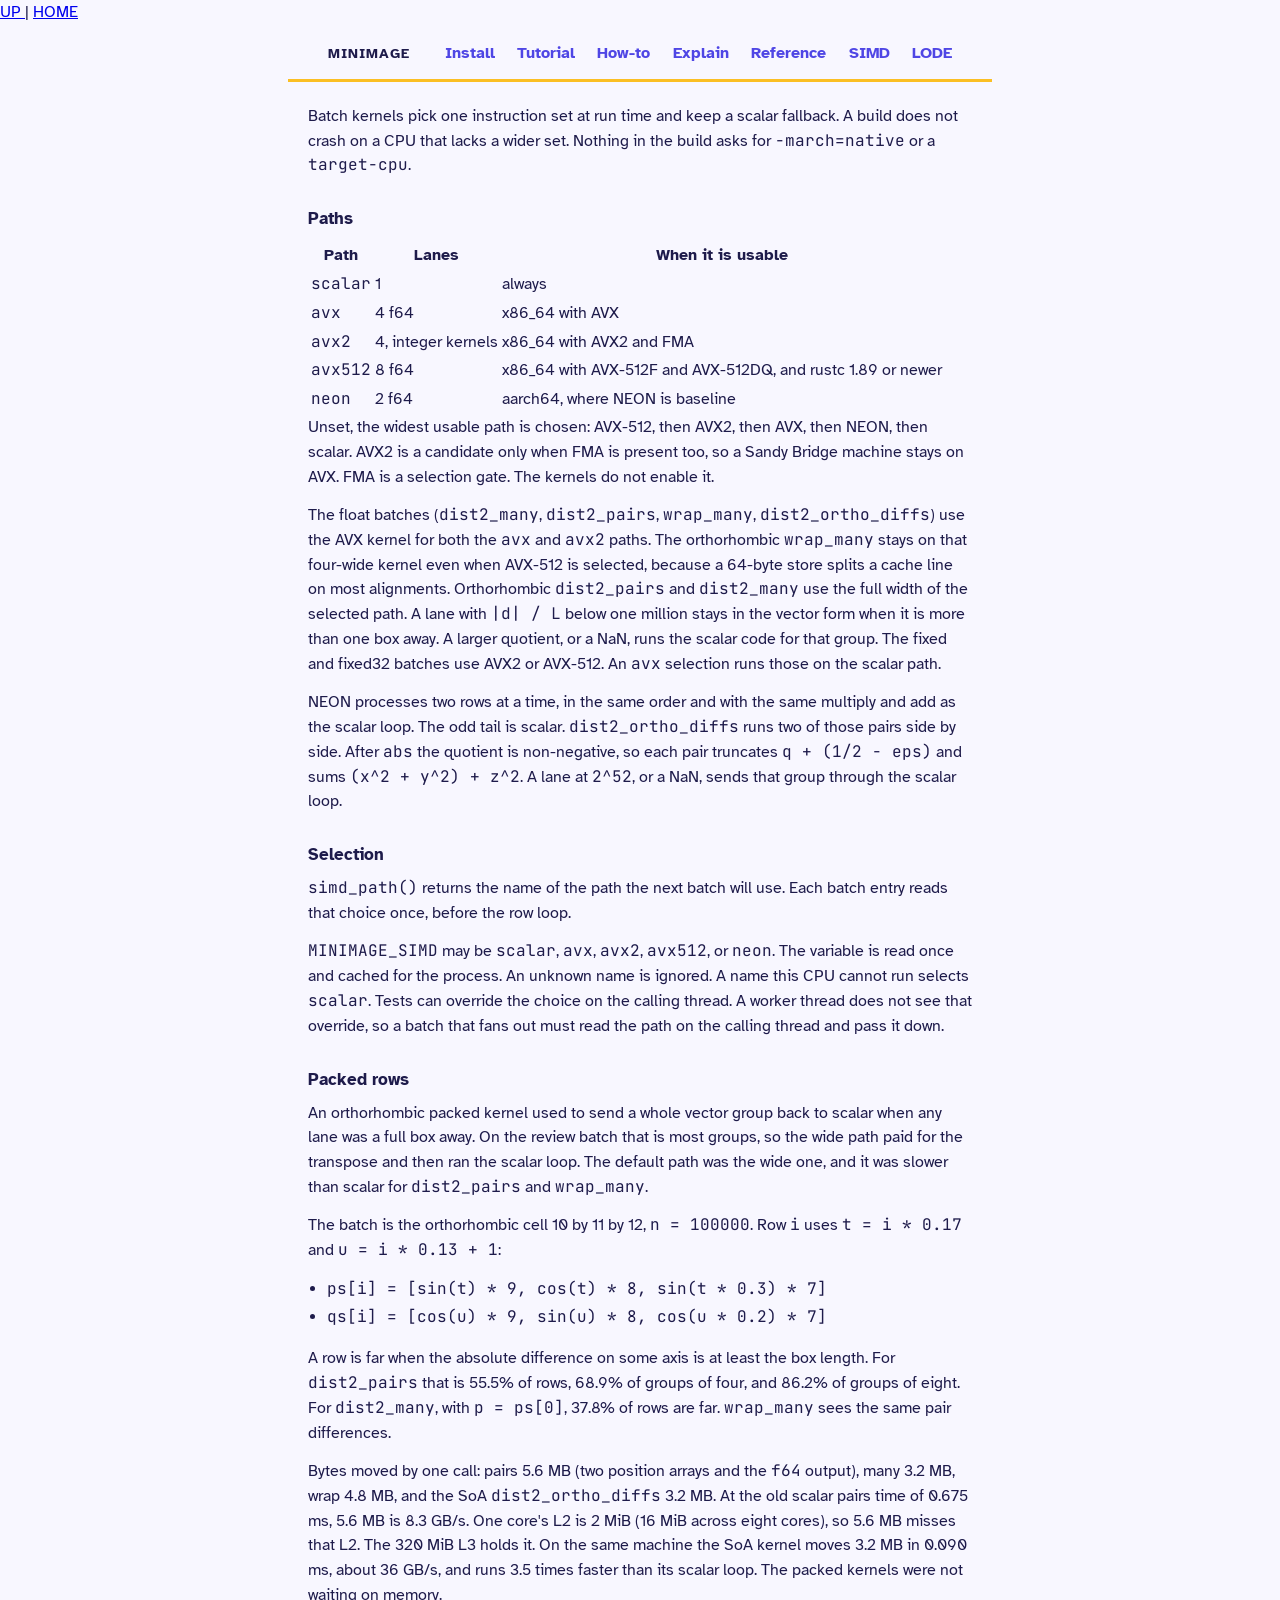
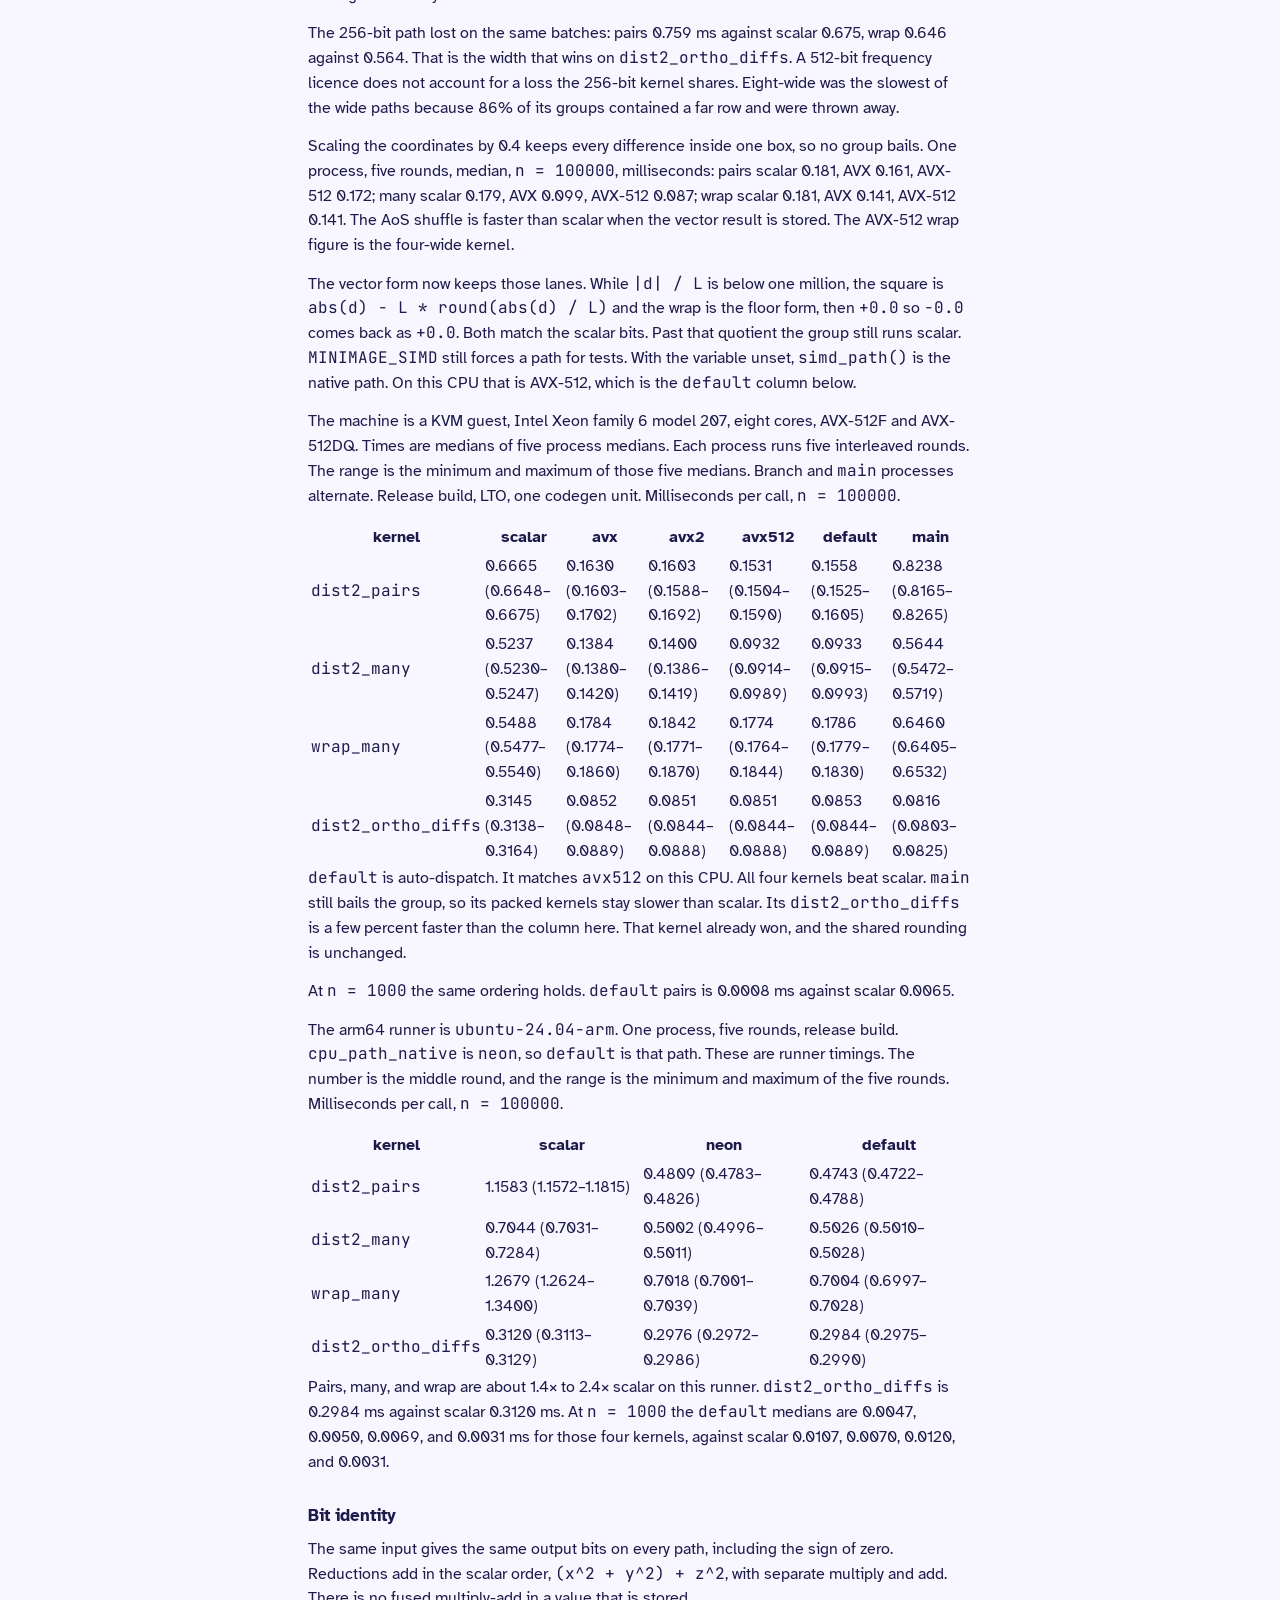
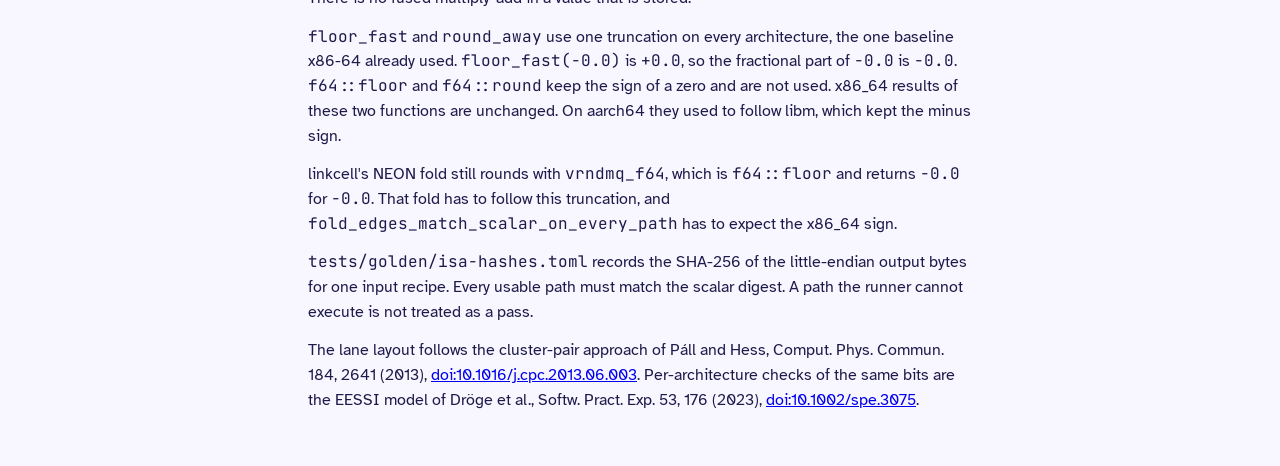
<file: website/simd.html>
<!DOCTYPE html>
<html lang="en">
<head>
<meta charset="utf-8" />
<meta name="viewport" content="width=device-width, initial-scale=1" />
<title>SIMD paths and dispatch</title>
<meta name="description" content="Runtime ISA selection for the batch kernels." />
<meta name="generator" content="Org Mode" />
<meta name="viewport" content="width=device-width, initial-scale=1" />
<link rel="icon" href="assets/minimage-icon.svg" type="image/svg+xml" />
<link rel="stylesheet" href="css/site.css" />
<link rel="preconnect" href="https://fonts.googleapis.com" />
<link href="https://fonts.googleapis.com/css2?family=Atkinson+Hyperlegible:wght@400;700&family=JetBrains+Mono:wght@500;700&display=swap" rel="stylesheet" />
</head>
<body>
<div id="org-div-home-and-up">
 <a accesskey="h" href="index.html"> UP </a>
 |
 <a accesskey="H" href="index.html"> HOME </a>
</div><div id="content" class="content">
<nav class="top" aria-label="minimage">
  <a class="brand" href="index.html">minimage</a>
  <a href="getting-started.html">Install</a>
  <a href="tutorial.html">Tutorial</a>
  <a href="howto.html">How-to</a>
  <a href="explanation.html">Explain</a>
  <a href="reference.html">Reference</a>
  <a href="simd.html">SIMD</a>
  <a href="https://lode-org.github.io/">LODE</a>
</nav>
<div class="rule" aria-hidden="true"></div>

<p>
Batch kernels pick one instruction set at run time and keep a scalar
fallback. A build does not crash on a CPU that lacks a wider set.
Nothing in the build asks for <code>-march=native</code> or a <code>target-cpu</code>.
</p>

<section id="outline-container-org13e7e11" class="outline-2">
<h2 id="org13e7e11">Paths</h2>
<div class="outline-text-2" id="text-org13e7e11">
<table>


<colgroup>
<col  class="org-left">

<col  class="org-left">

<col  class="org-left">
</colgroup>
<thead>
<tr>
<th scope="col" class="org-left">Path</th>
<th scope="col" class="org-left">Lanes</th>
<th scope="col" class="org-left">When it is usable</th>
</tr>
</thead>
<tbody>
<tr>
<td class="org-left"><code>scalar</code></td>
<td class="org-left">1</td>
<td class="org-left">always</td>
</tr>

<tr>
<td class="org-left"><code>avx</code></td>
<td class="org-left">4 f64</td>
<td class="org-left">x86_64 with AVX</td>
</tr>

<tr>
<td class="org-left"><code>avx2</code></td>
<td class="org-left">4, integer kernels</td>
<td class="org-left">x86_64 with AVX2 and FMA</td>
</tr>

<tr>
<td class="org-left"><code>avx512</code></td>
<td class="org-left">8 f64</td>
<td class="org-left">x86_64 with AVX-512F and AVX-512DQ, and rustc 1.89 or newer</td>
</tr>

<tr>
<td class="org-left"><code>neon</code></td>
<td class="org-left">2 f64</td>
<td class="org-left">aarch64, where NEON is baseline</td>
</tr>
</tbody>
</table>

<p>
Unset, the widest usable path is chosen: AVX-512, then AVX2, then
AVX, then NEON, then scalar. AVX2 is a candidate only when FMA is
present too, so a Sandy Bridge machine stays on AVX. FMA is a
selection gate. The kernels do not enable it.
</p>

<p>
The float batches (<code>dist2_many</code>, <code>dist2_pairs</code>, <code>wrap_many</code>,
<code>dist2_ortho_diffs</code>) use the AVX kernel for both the <code>avx</code> and <code>avx2</code>
paths. The orthorhombic <code>wrap_many</code> stays on that four-wide kernel
even when AVX-512 is selected, because a 64-byte store splits a cache
line on most alignments. Orthorhombic <code>dist2_pairs</code> and <code>dist2_many</code>
use the full width of the selected path. A lane with <code>|d| / L</code> below
one million stays in the vector form when it is more than one box
away. A larger quotient, or a NaN, runs the scalar code for that
group. The fixed and fixed32 batches use AVX2 or AVX-512. An <code>avx</code>
selection runs those on the scalar path.
</p>

<p>
NEON processes two rows at a time, in the same order and with the
same multiply and add as the scalar loop. The odd tail is scalar.
<code>dist2_ortho_diffs</code> runs two of those pairs side by side. After
<code>abs</code> the quotient is non-negative, so each pair truncates
<code>q + (1/2 - eps)</code> and sums <code>(x^2 + y^2) + z^2</code>. A lane at <code>2^52</code>,
or a NaN, sends that group through the scalar loop.
</p>
</div>
</section>

<section id="outline-container-orgd1f8e5e" class="outline-2">
<h2 id="orgd1f8e5e">Selection</h2>
<div class="outline-text-2" id="text-orgd1f8e5e">
<p>
<code>simd_path()</code> returns the name of the path the next batch will use.
Each batch entry reads that choice once, before the row loop.
</p>

<p>
<code>MINIMAGE_SIMD</code> may be <code>scalar</code>, <code>avx</code>, <code>avx2</code>, <code>avx512</code>, or <code>neon</code>.
The variable is read once and cached for the process. An unknown name
is ignored. A name this CPU cannot run selects <code>scalar</code>. Tests can
override the choice on the calling thread. A worker thread does not
see that override, so a batch that fans out must read the path on the
calling thread and pass it down.
</p>
</div>
</section>

<section id="outline-container-org1fae6d3" class="outline-2">
<h2 id="org1fae6d3">Packed rows</h2>
<div class="outline-text-2" id="text-org1fae6d3">
<p>
An orthorhombic packed kernel used to send a whole vector group back
to scalar when any lane was a full box away. On the review batch that
is most groups, so the wide path paid for the transpose and then ran
the scalar loop. The default path was the wide one, and it was slower
than scalar for <code>dist2_pairs</code> and <code>wrap_many</code>.
</p>

<p>
The batch is the orthorhombic cell 10 by 11 by 12, <code>n = 100000</code>.
Row <code>i</code> uses <code>t = i * 0.17</code> and <code>u = i * 0.13 + 1</code>:
</p>

<ul class="org-ul">
<li><code>ps[i] = [sin(t) * 9, cos(t) * 8, sin(t * 0.3) * 7]</code></li>
<li><code>qs[i] = [cos(u) * 9, sin(u) * 8, cos(u * 0.2) * 7]</code></li>
</ul>

<p>
A row is far when the absolute difference on some axis is at least
the box length. For <code>dist2_pairs</code> that
is 55.5% of rows, 68.9% of groups of four, and 86.2% of groups of
eight. For <code>dist2_many</code>, with <code>p = ps[0]</code>, 37.8% of rows are far.
<code>wrap_many</code> sees the same pair differences.
</p>

<p>
Bytes moved by one call: pairs 5.6 MB (two position arrays and the
<code>f64</code> output), many 3.2 MB, wrap 4.8 MB, and the SoA <code>dist2_ortho_diffs</code>
3.2 MB. At the old scalar pairs time of 0.675 ms, 5.6 MB is 8.3 GB/s.
One core's L2 is 2 MiB (16 MiB across eight cores), so 5.6 MB misses
that L2. The 320 MiB L3 holds it. On the same machine the SoA kernel
moves 3.2 MB in 0.090 ms, about 36 GB/s, and runs 3.5 times faster
than its scalar loop. The packed kernels were not waiting on memory.
</p>

<p>
The 256-bit path lost on the same batches: pairs 0.759 ms against
scalar 0.675, wrap 0.646 against 0.564. That is the width that wins
on <code>dist2_ortho_diffs</code>. A 512-bit frequency licence does not account
for a loss the 256-bit kernel shares. Eight-wide was the slowest of
the wide paths because 86% of its groups contained a far row and were
thrown away.
</p>

<p>
Scaling the coordinates by 0.4 keeps every difference inside one box,
so no group bails. One process, five rounds, median, <code>n = 100000</code>,
milliseconds: pairs scalar 0.181, AVX 0.161, AVX-512 0.172; many
scalar 0.179, AVX 0.099, AVX-512 0.087; wrap scalar 0.181, AVX 0.141,
AVX-512 0.141. The AoS shuffle is faster than scalar when the vector
result is stored. The AVX-512 wrap figure is the four-wide kernel.
</p>

<p>
The vector form now keeps those lanes. While <code>|d| / L</code> is below one
million, the square is <code>abs(d) - L * round(abs(d) / L)</code> and the wrap
is the floor form, then <code>+0.0</code> so <code>-0.0</code> comes back as <code>+0.0</code>. Both
match the scalar bits. Past that quotient the group still runs
scalar. <code>MINIMAGE_SIMD</code> still forces a path for tests. With the
variable unset, <code>simd_path()</code> is the native path. On this CPU that is
AVX-512, which is the <code>default</code> column below.
</p>

<p>
The machine is a KVM guest, Intel Xeon family 6 model 207, eight
cores, AVX-512F and AVX-512DQ. Times are medians of five process
medians. Each process runs five interleaved rounds. The range is the
minimum and maximum of those five medians. Branch and <code>main</code>
processes alternate. Release build, LTO, one codegen unit.
Milliseconds per call, <code>n = 100000</code>.
</p>

<table>


<colgroup>
<col  class="org-left">

<col  class="org-left">

<col  class="org-left">

<col  class="org-left">

<col  class="org-left">

<col  class="org-left">

<col  class="org-left">
</colgroup>
<thead>
<tr>
<th scope="col" class="org-left">kernel</th>
<th scope="col" class="org-left">scalar</th>
<th scope="col" class="org-left">avx</th>
<th scope="col" class="org-left">avx2</th>
<th scope="col" class="org-left">avx512</th>
<th scope="col" class="org-left">default</th>
<th scope="col" class="org-left">main</th>
</tr>
</thead>
<tbody>
<tr>
<td class="org-left"><code>dist2_pairs</code></td>
<td class="org-left">0.6665 (0.6648–0.6675)</td>
<td class="org-left">0.1630 (0.1603–0.1702)</td>
<td class="org-left">0.1603 (0.1588–0.1692)</td>
<td class="org-left">0.1531 (0.1504–0.1590)</td>
<td class="org-left">0.1558 (0.1525–0.1605)</td>
<td class="org-left">0.8238 (0.8165–0.8265)</td>
</tr>

<tr>
<td class="org-left"><code>dist2_many</code></td>
<td class="org-left">0.5237 (0.5230–0.5247)</td>
<td class="org-left">0.1384 (0.1380–0.1420)</td>
<td class="org-left">0.1400 (0.1386–0.1419)</td>
<td class="org-left">0.0932 (0.0914–0.0989)</td>
<td class="org-left">0.0933 (0.0915–0.0993)</td>
<td class="org-left">0.5644 (0.5472–0.5719)</td>
</tr>

<tr>
<td class="org-left"><code>wrap_many</code></td>
<td class="org-left">0.5488 (0.5477–0.5540)</td>
<td class="org-left">0.1784 (0.1774–0.1860)</td>
<td class="org-left">0.1842 (0.1771–0.1870)</td>
<td class="org-left">0.1774 (0.1764–0.1844)</td>
<td class="org-left">0.1786 (0.1779–0.1830)</td>
<td class="org-left">0.6460 (0.6405–0.6532)</td>
</tr>

<tr>
<td class="org-left"><code>dist2_ortho_diffs</code></td>
<td class="org-left">0.3145 (0.3138–0.3164)</td>
<td class="org-left">0.0852 (0.0848–0.0889)</td>
<td class="org-left">0.0851 (0.0844–0.0888)</td>
<td class="org-left">0.0851 (0.0844–0.0888)</td>
<td class="org-left">0.0853 (0.0844–0.0889)</td>
<td class="org-left">0.0816 (0.0803–0.0825)</td>
</tr>
</tbody>
</table>

<p>
<code>default</code> is auto-dispatch. It matches <code>avx512</code> on this CPU. All four
kernels beat scalar. <code>main</code> still bails the group, so its packed
kernels stay slower than scalar. Its <code>dist2_ortho_diffs</code> is a few
percent faster than the column here. That kernel already won, and the
shared rounding is unchanged.
</p>

<p>
At <code>n = 1000</code> the same ordering holds. <code>default</code> pairs is 0.0008 ms
against scalar 0.0065.
</p>

<p>
The arm64 runner is <code>ubuntu-24.04-arm</code>. One process, five rounds,
release build. <code>cpu_path_native</code> is <code>neon</code>, so <code>default</code> is that
path. These are runner timings. The number is the middle round, and
the range is the minimum and maximum of the five rounds.
Milliseconds per call, <code>n = 100000</code>.
</p>

<table>


<colgroup>
<col  class="org-left">

<col  class="org-left">

<col  class="org-left">

<col  class="org-left">
</colgroup>
<thead>
<tr>
<th scope="col" class="org-left">kernel</th>
<th scope="col" class="org-left">scalar</th>
<th scope="col" class="org-left">neon</th>
<th scope="col" class="org-left">default</th>
</tr>
</thead>
<tbody>
<tr>
<td class="org-left"><code>dist2_pairs</code></td>
<td class="org-left">1.1583 (1.1572–1.1815)</td>
<td class="org-left">0.4809 (0.4783–0.4826)</td>
<td class="org-left">0.4743 (0.4722–0.4788)</td>
</tr>

<tr>
<td class="org-left"><code>dist2_many</code></td>
<td class="org-left">0.7044 (0.7031–0.7284)</td>
<td class="org-left">0.5002 (0.4996–0.5011)</td>
<td class="org-left">0.5026 (0.5010–0.5028)</td>
</tr>

<tr>
<td class="org-left"><code>wrap_many</code></td>
<td class="org-left">1.2679 (1.2624–1.3400)</td>
<td class="org-left">0.7018 (0.7001–0.7039)</td>
<td class="org-left">0.7004 (0.6997–0.7028)</td>
</tr>

<tr>
<td class="org-left"><code>dist2_ortho_diffs</code></td>
<td class="org-left">0.3120 (0.3113–0.3129)</td>
<td class="org-left">0.2976 (0.2972–0.2986)</td>
<td class="org-left">0.2984 (0.2975–0.2990)</td>
</tr>
</tbody>
</table>

<p>
Pairs, many, and wrap are about 1.4× to 2.4× scalar on this runner.
<code>dist2_ortho_diffs</code> is 0.2984 ms against scalar 0.3120 ms. At
<code>n = 1000</code> the <code>default</code> medians are 0.0047, 0.0050, 0.0069, and
0.0031 ms for those four kernels, against scalar 0.0107, 0.0070,
0.0120, and 0.0031.
</p>
</div>
</section>

<section id="outline-container-orgaa7ff6e" class="outline-2">
<h2 id="orgaa7ff6e">Bit identity</h2>
<div class="outline-text-2" id="text-orgaa7ff6e">
<p>
The same input gives the same output bits on every path, including
the sign of zero. Reductions add in the scalar order,
<code>(x^2 + y^2) + z^2</code>, with separate multiply and add. There is no
fused multiply-add in a value that is stored.
</p>

<p>
<code>floor_fast</code> and <code>round_away</code> use one truncation on every
architecture, the one baseline x86-64 already used. <code>floor_fast(-0.0)</code>
is <code>+0.0</code>, so the fractional part of <code>-0.0</code> is <code>-0.0</code>. <code>f64::floor</code>
and <code>f64::round</code> keep the sign of a zero and are not used. x86_64
results of these two functions are unchanged. On aarch64 they used to
follow libm, which kept the minus sign.
</p>

<p>
linkcell's NEON fold still rounds with <code>vrndmq_f64</code>, which is
<code>f64::floor</code> and returns <code>-0.0</code> for <code>-0.0</code>. That fold has to follow
this truncation, and <code>fold_edges_match_scalar_on_every_path</code> has to
expect the x86_64 sign.
</p>

<p>
<code>tests/golden/isa-hashes.toml</code> records the SHA-256 of the little-endian
output bytes for one input recipe. Every usable path must match the
scalar digest. A path the runner cannot execute is not treated as a
pass.
</p>

<p>
The lane layout follows the cluster-pair approach of Páll and Hess,
Comput. Phys. Commun. 184, 2641 (2013),
<a href="https://doi.org/10.1016/j.cpc.2013.06.003">doi:10.1016/j.cpc.2013.06.003</a>.
Per-architecture checks of the same bits are the EESSI model of
Dröge et al., Softw. Pract. Exp. 53, 176 (2023),
<a href="https://doi.org/10.1002/spe.3075">doi:10.1002/spe.3075</a>.
</p>
</div>
</section>
</div>
</body>
</html>
</file>
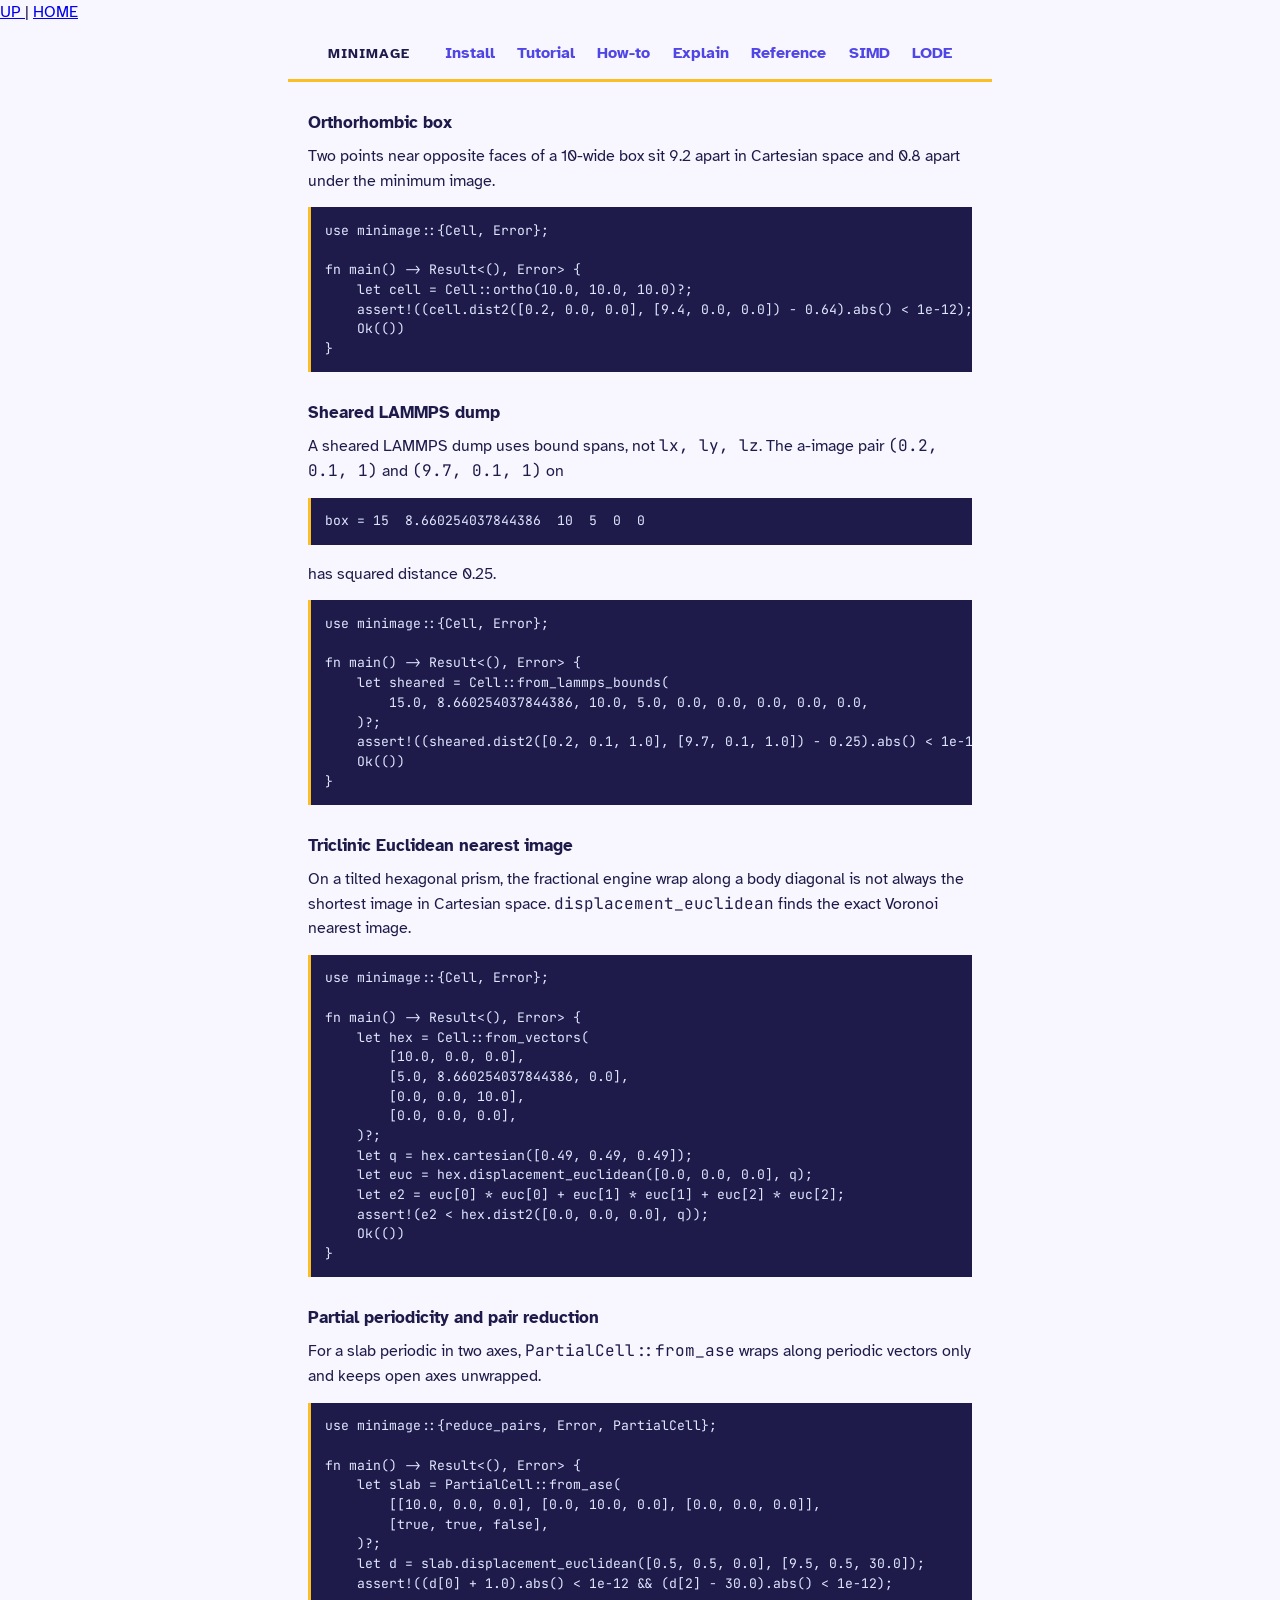
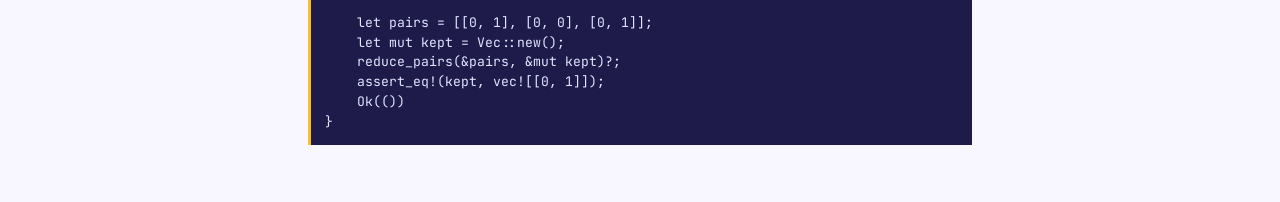
<file: website/tutorial.html>
<!DOCTYPE html>
<html lang="en">
<head>
<meta charset="utf-8" />
<meta name="viewport" content="width=device-width, initial-scale=1" />
<title>A wrapped pair</title>
<meta name="description" content="Two points near opposite faces, the sheared LAMMPS a-image, and Euclidean nearest image." />
<meta name="generator" content="Org Mode" />
<meta name="viewport" content="width=device-width, initial-scale=1" />
<link rel="icon" href="assets/minimage-icon.svg" type="image/svg+xml" />
<link rel="stylesheet" href="css/site.css" />
<link rel="preconnect" href="https://fonts.googleapis.com" />
<link href="https://fonts.googleapis.com/css2?family=Atkinson+Hyperlegible:wght@400;700&family=JetBrains+Mono:wght@500;700&display=swap" rel="stylesheet" />
</head>
<body>
<div id="org-div-home-and-up">
 <a accesskey="h" href="index.html"> UP </a>
 |
 <a accesskey="H" href="index.html"> HOME </a>
</div><div id="content" class="content">
<nav class="top" aria-label="minimage">
  <a class="brand" href="index.html">minimage</a>
  <a href="getting-started.html">Install</a>
  <a href="tutorial.html">Tutorial</a>
  <a href="howto.html">How-to</a>
  <a href="explanation.html">Explain</a>
  <a href="reference.html">Reference</a>
  <a href="simd.html">SIMD</a>
  <a href="https://lode-org.github.io/">LODE</a>
</nav>
<div class="rule" aria-hidden="true"></div>

<section id="outline-container-org56cdc09" class="outline-2">
<h2 id="org56cdc09">Orthorhombic box</h2>
<div class="outline-text-2" id="text-org56cdc09">
<p>
Two points near opposite faces of a 10-wide box sit 9.2 apart in
Cartesian space and 0.8 apart under the minimum image.
</p>

<div class="org-src-container">
<pre class="src src-rust">use minimage::{Cell, Error};

fn main() -&gt; Result&lt;(), Error&gt; {
    let cell = Cell::ortho(10.0, 10.0, 10.0)?;
    assert!((cell.dist2([0.2, 0.0, 0.0], [9.4, 0.0, 0.0]) - 0.64).abs() &lt; 1e-12);
    Ok(())
}
</pre>
</div>
</div>
</section>

<section id="outline-container-orgf701f28" class="outline-2">
<h2 id="orgf701f28">Sheared LAMMPS dump</h2>
<div class="outline-text-2" id="text-orgf701f28">
<p>
A sheared LAMMPS dump uses bound spans, not <code>lx, ly, lz</code>. The a-image
pair <code>(0.2, 0.1, 1)</code> and <code>(9.7, 0.1, 1)</code> on
</p>

<div class="org-src-container">
<pre class="src src-text">box = 15  8.660254037844386  10  5  0  0
</pre>
</div>

<p>
has squared distance 0.25.
</p>

<div class="org-src-container">
<pre class="src src-rust">use minimage::{Cell, Error};

fn main() -&gt; Result&lt;(), Error&gt; {
    let sheared = Cell::from_lammps_bounds(
        15.0, 8.660254037844386, 10.0, 5.0, 0.0, 0.0, 0.0, 0.0, 0.0,
    )?;
    assert!((sheared.dist2([0.2, 0.1, 1.0], [9.7, 0.1, 1.0]) - 0.25).abs() &lt; 1e-12);
    Ok(())
}
</pre>
</div>
</div>
</section>

<section id="outline-container-orgb4381a0" class="outline-2">
<h2 id="orgb4381a0">Triclinic Euclidean nearest image</h2>
<div class="outline-text-2" id="text-orgb4381a0">
<p>
On a tilted hexagonal prism, the fractional engine wrap along a body
diagonal is not always the shortest image in Cartesian space.
<code>displacement_euclidean</code> finds the exact Voronoi nearest image.
</p>

<div class="org-src-container">
<pre class="src src-rust">use minimage::{Cell, Error};

fn main() -&gt; Result&lt;(), Error&gt; {
    let hex = Cell::from_vectors(
        [10.0, 0.0, 0.0],
        [5.0, 8.660254037844386, 0.0],
        [0.0, 0.0, 10.0],
        [0.0, 0.0, 0.0],
    )?;
    let q = hex.cartesian([0.49, 0.49, 0.49]);
    let euc = hex.displacement_euclidean([0.0, 0.0, 0.0], q);
    let e2 = euc[0] * euc[0] + euc[1] * euc[1] + euc[2] * euc[2];
    assert!(e2 &lt; hex.dist2([0.0, 0.0, 0.0], q));
    Ok(())
}
</pre>
</div>
</div>
</section>

<section id="outline-container-orgc2c0515" class="outline-2">
<h2 id="orgc2c0515">Partial periodicity and pair reduction</h2>
<div class="outline-text-2" id="text-orgc2c0515">
<p>
For a slab periodic in two axes, <code>PartialCell::from_ase</code> wraps along
periodic vectors only and keeps open axes unwrapped.
</p>

<div class="org-src-container">
<pre class="src src-rust">use minimage::{reduce_pairs, Error, PartialCell};

fn main() -&gt; Result&lt;(), Error&gt; {
    let slab = PartialCell::from_ase(
        [[10.0, 0.0, 0.0], [0.0, 10.0, 0.0], [0.0, 0.0, 0.0]],
        [true, true, false],
    )?;
    let d = slab.displacement_euclidean([0.5, 0.5, 0.0], [9.5, 0.5, 30.0]);
    assert!((d[0] + 1.0).abs() &lt; 1e-12 &amp;&amp; (d[2] - 30.0).abs() &lt; 1e-12);

    let pairs = [[0, 1], [0, 0], [0, 1]];
    let mut kept = Vec::new();
    reduce_pairs(&amp;pairs, &amp;mut kept)?;
    assert_eq!(kept, vec![[0, 1]]);
    Ok(())
}
</pre>
</div>
</div>
</section>
</div>
</body>
</html>
</file>
<file: website/css/site.css>
/* LODE org landing. Indigo / amber family shared with minimage and linkcell. */

:root {
  --ink: #1e1b4b;
  --muted: #4338ca;
  --paper: #f8f7ff;
  --rule: #fbbf24;
  --deep: #1e1b4b;
  --mid: #4f46e5;
  --line: #c7d2fe;
  --code-bg: #1e1b4b;
  --code-fg: #e0e7ff;
  --kw: #a5b4fc;
  --str: #fbbf24;
  font-family: "Atkinson Hyperlegible", "Segoe UI", system-ui, sans-serif;
}

* { box-sizing: border-box; }

body {
  margin: 0;
  color: var(--ink);
  background: var(--paper);
  line-height: 1.55;
}

.skip {
  position: absolute;
  left: 0.75rem;
  top: -3.5rem;
  padding: 0.4rem 0.7rem;
  background: var(--deep);
  color: #fff;
  font-weight: 700;
  text-decoration: none;
}
.skip:focus { top: 0.75rem; }

nav.top {
  display: flex;
  flex-wrap: wrap;
  gap: 1rem 1.4rem;
  align-items: baseline;
  max-width: 44rem;
  margin: 0 auto;
  padding: 1rem 1.25rem 0;
}
nav.top a {
  color: var(--mid);
  text-decoration: none;
  font-weight: 700;
}
nav.top a:hover { border-bottom: 1px solid var(--rule); }
nav.top .brand {
  color: var(--deep);
  margin-right: auto;
  letter-spacing: 0.08em;
  text-transform: uppercase;
  font-size: 0.85rem;
}

#content {
  max-width: 44rem;
  margin: 0 auto;
  padding: 0 1.25rem 2.5rem;
}

.rule {
  height: 3px;
  margin: 0.85rem -1.25rem 1.35rem;
  background: var(--rule);
}

.kicker {
  margin: 0 0 0.65rem;
  font-family: "JetBrains Mono", ui-monospace, monospace;
  font-size: 0.75rem;
  letter-spacing: 0.14em;
  text-transform: uppercase;
  color: var(--mid);
}

.mast {
  display: grid;
  grid-template-columns: 72px 1fr;
  gap: 1rem 1.15rem;
  align-items: start;
}

.logo { display: block; }

.wordmark {
  margin: 0 0 0.45rem;
  font-size: clamp(1.85rem, 5vw, 2.5rem);
  line-height: 1.05;
  letter-spacing: -0.03em;
  font-weight: 700;
  color: var(--deep);
}

.lede {
  margin: 0;
  color: #312e81;
  font-size: 1.05rem;
  max-width: 36rem;
}

.cta {
  display: flex;
  flex-wrap: wrap;
  gap: 1.1rem;
  margin: 1.25rem 0 0;
  font-weight: 700;
}
.cta a {
  color: var(--mid);
  text-decoration: none;
  border-bottom: 1px solid var(--rule);
  padding-bottom: 0.05rem;
}
.cta a:hover { border-bottom-color: var(--deep); }

section.outline-2 { margin: 0; padding: 0; }

h2 {
  margin: 1.75rem 0 0.5rem;
  font-size: 1.05rem;
  font-weight: 700;
  color: var(--deep);
}

p { margin: 0 0 0.85rem; }

dl { margin: 0.4rem 0 0; }
dt {
  font-family: "JetBrains Mono", ui-monospace, monospace;
  font-size: 0.92rem;
  font-weight: 700;
  color: var(--mid);
  margin-top: 1rem;
}
dt a { color: inherit; text-decoration: none; }
dt a:hover { border-bottom: 1px solid var(--rule); }
dd { margin: 0.2rem 0 0; color: #312e81; }

ul { margin: 0.4rem 0 1rem; padding-left: 1.2rem; }
li { margin: 0.25rem 0; }

code, pre {
  font-family: "JetBrains Mono", ui-monospace, monospace;
}
pre {
  margin: 0.6rem 0 1.1rem;
  padding: 0.85rem 0.9rem;
  border-left: 3px solid var(--rule);
  background: var(--code-bg);
  color: var(--code-fg);
  overflow-x: auto;
  font-size: 0.82rem;
  line-height: 1.5;
}

footer {
  margin: 1.75rem 0 0;
  padding: 1.25rem 0 0;
  border-top: 1px solid var(--line);
  color: #4338ca;
  font-size: 0.9rem;
}

@media (max-width: 560px) {
  .mast { grid-template-columns: 1fr; }
}
</file>
